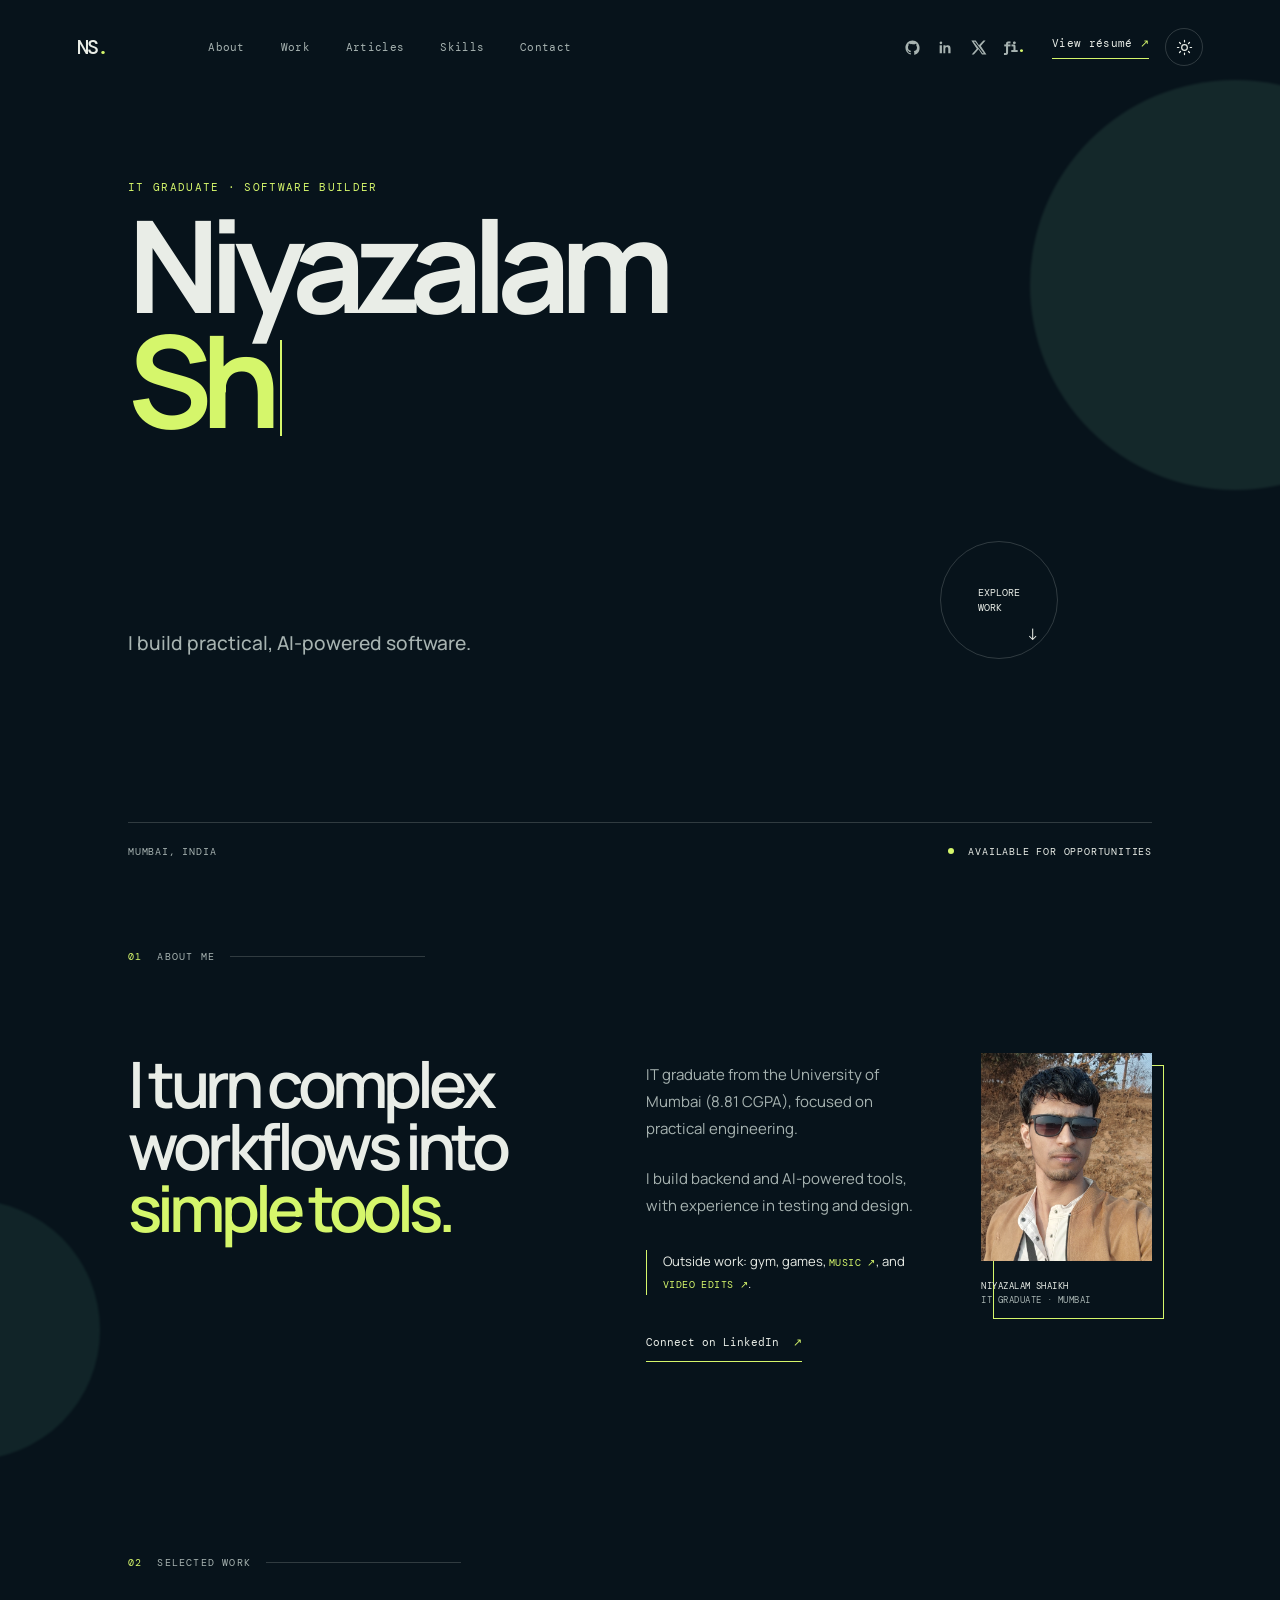
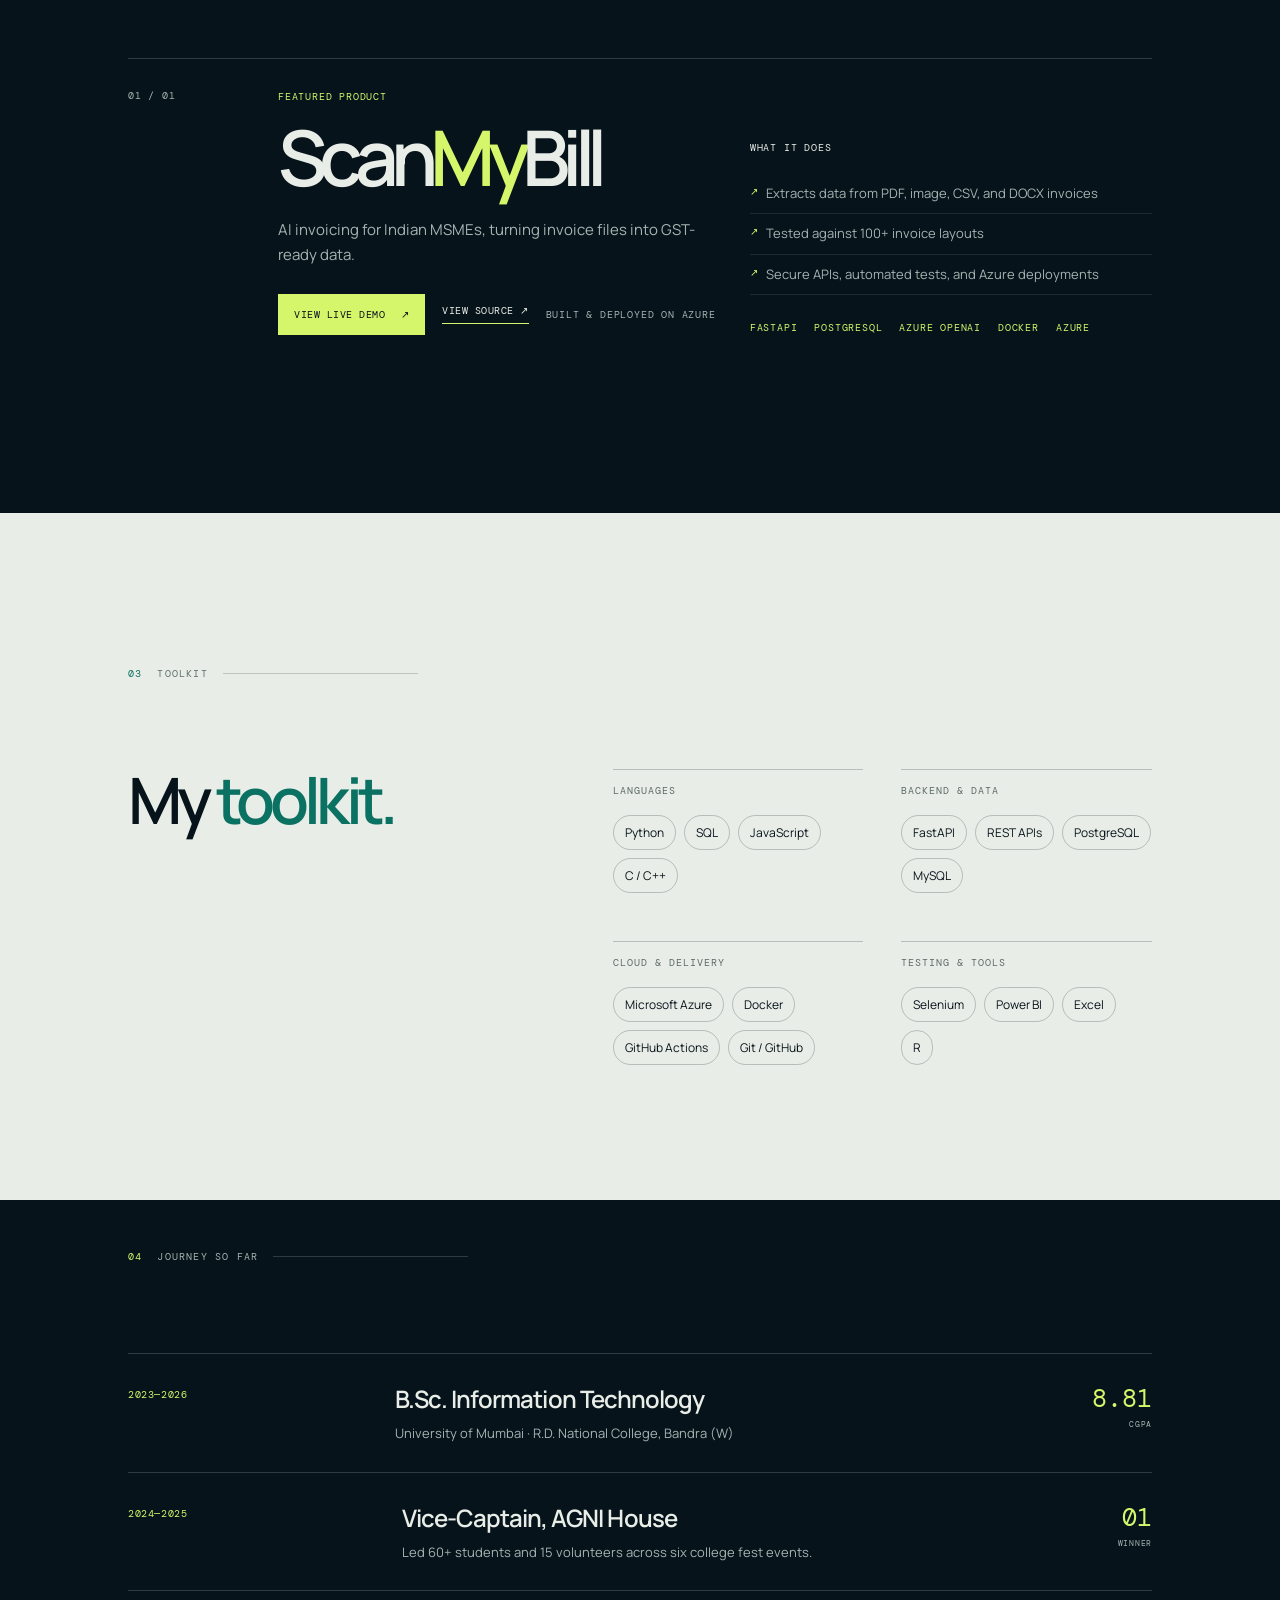
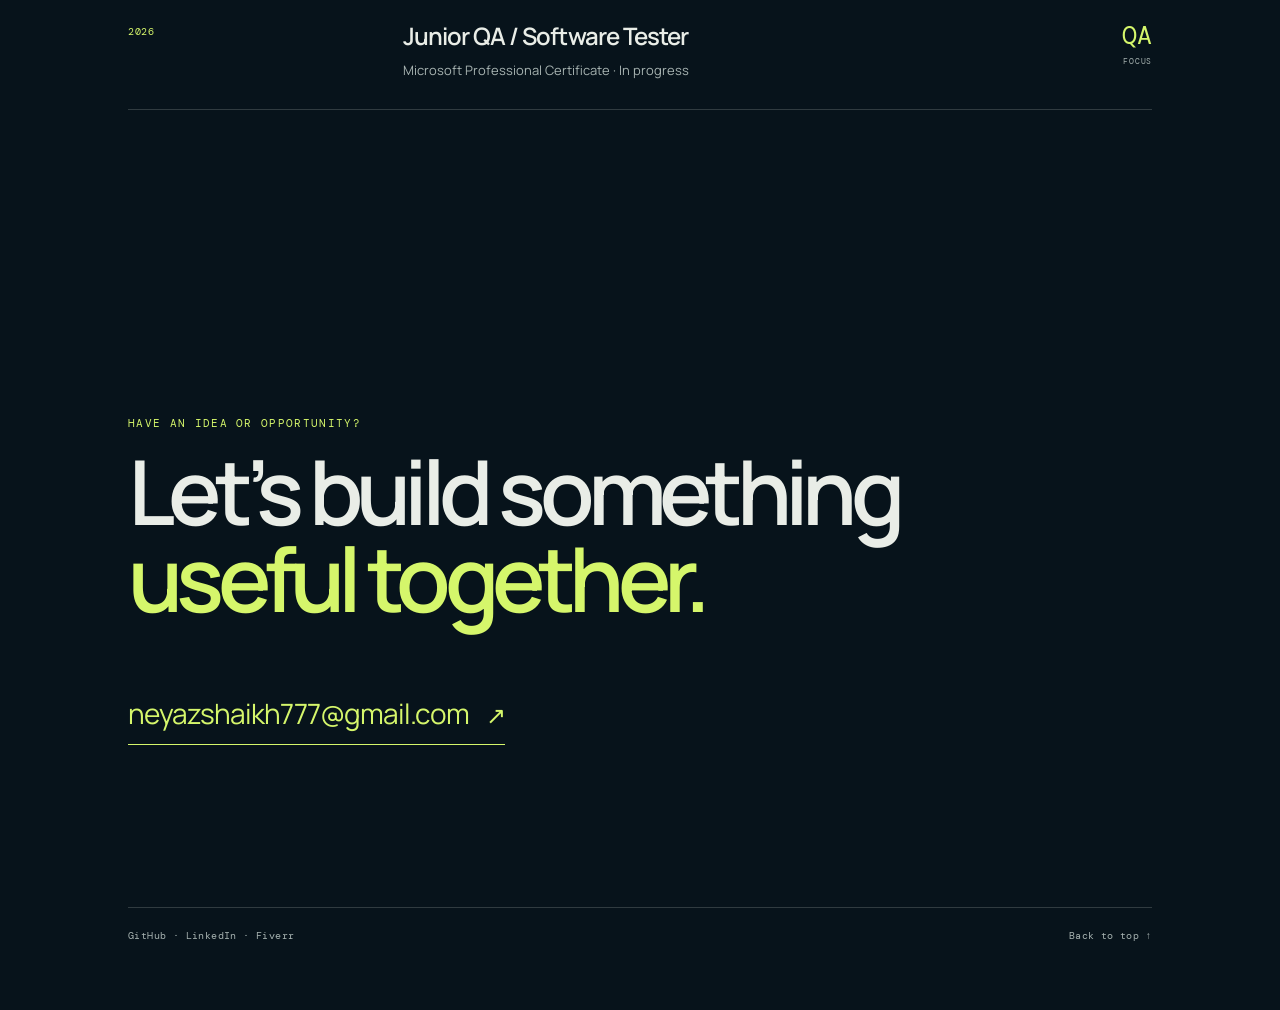
<file: index.html>
<!doctype html>
<html lang="en">
  <head>
    <meta charset="UTF-8" />
    <meta name="viewport" content="width=device-width, initial-scale=1.0" />
    <meta name="description" content="Portfolio of Niyazalam Shaikh — IT graduate and builder of practical software." />
    <meta name="theme-color" content="#07131b" />
    <title>Niyazalam Shaikh | Portfolio</title>
    <link rel="icon" type="image/svg+xml" href="/assets/images/favicon.svg" />
    <link rel="preconnect" href="https://fonts.googleapis.com" />
    <link rel="preconnect" href="https://fonts.gstatic.com" crossorigin />
    <link href="https://fonts.googleapis.com/css2?family=DM+Mono:wght@400;500&family=Manrope:wght@400;500;600;700;800&display=swap" rel="stylesheet" />
    <script>
      try {
        if (localStorage.getItem("portfolio-theme") === "light") {
          document.documentElement.dataset.theme = "light";
          document.querySelector('meta[name="theme-color"]')?.setAttribute("content", "#f5f7f2");
        }
      } catch {}
    </script>
    <link rel="stylesheet" href="/assets/css/main.css" />
  </head>
  <body>
    <div class="page-glow glow-one"></div>
    <div class="page-glow glow-two"></div>

    <header class="site-header">
      <a class="logo" href="#home" aria-label="Niyazalam Shaikh home">NS<span>.</span></a>
      <button class="menu-toggle" type="button" aria-label="Toggle navigation" aria-expanded="false">
        <span></span><span></span>
      </button>
      <nav class="nav-links" aria-label="Main navigation">
        <a href="#about">About</a>
        <a href="#work">Work</a>
        <a href="/articles/">Articles</a>
        <a href="#skills">Skills</a>
        <a href="#contact">Contact</a>
      </nav>
      <div class="social-links" aria-label="Social profiles">
        <a href="https://github.com/niyaazshaikhh/" target="_blank" rel="noreferrer" aria-label="GitHub profile" title="GitHub">
          <svg viewBox="0 0 24 24" aria-hidden="true"><path d="M12 2C6.48 2 2 6.58 2 12.23c0 4.52 2.87 8.35 6.84 9.7.5.1.68-.22.68-.49 0-.24-.01-1.04-.01-1.89-2.78.62-3.37-1.2-3.37-1.2-.45-1.18-1.11-1.49-1.11-1.49-.91-.64.07-.63.07-.63 1 .08 1.53 1.06 1.53 1.06.9 1.57 2.35 1.12 2.92.86.09-.67.35-1.12.64-1.38-2.22-.26-4.56-1.14-4.56-5.08 0-1.12.39-2.03 1.03-2.75-.1-.26-.45-1.3.1-2.72 0 0 .84-.28 2.75 1.05A9.35 9.35 0 0 1 12 7.36c.85 0 1.7.12 2.5.35 1.91-1.33 2.75-1.05 2.75-1.05.55 1.42.2 2.46.1 2.72.64.72 1.03 1.63 1.03 2.75 0 3.95-2.34 4.81-4.57 5.07.36.32.68.94.68 1.9 0 1.37-.01 2.47-.01 2.81 0 .27.18.59.69.49A10.25 10.25 0 0 0 22 12.23C22 6.58 17.52 2 12 2Z"/></svg>
        </a>
        <a href="https://www.linkedin.com/in/niyaazshaikhh/" target="_blank" rel="noreferrer" aria-label="LinkedIn profile" title="LinkedIn">
          <svg viewBox="0 0 24 24" aria-hidden="true"><path d="M5.37 3.5a1.88 1.88 0 1 1 0 3.75 1.88 1.88 0 0 1 0-3.75ZM3.75 8.75h3.24v11.5H3.75V8.75Zm5.27 0h3.1v1.57h.04c.43-.81 1.49-1.66 3.07-1.66 3.28 0 3.89 2.16 3.89 4.97v6.62h-3.23v-5.87c0-1.4-.03-3.2-1.95-3.2-1.95 0-2.25 1.52-2.25 3.1v5.97H9.02V8.75Z"/></svg>
        </a>
        <a href="https://x.com/niyaazshaikhh" target="_blank" rel="noreferrer" aria-label="X profile" title="X">
          <svg viewBox="0 0 24 24" aria-hidden="true"><path d="M18.9 2H22l-6.77 7.74L23.2 22h-6.24l-4.89-7.58L5.44 22H2.33l7.24-8.28L1.92 2h6.24l4.42 6.86L18.9 2Zm-1.09 18h1.72L7.22 3.9H5.38L17.81 20Z"/></svg>
        </a>
        <a class="fiverr-link" href="https://www.fiverr.com/neyazshaikh/" target="_blank" rel="noreferrer" aria-label="Fiverr profile" title="Fiverr">fi<span>.</span></a>
      </div>
      <button class="header-cta" id="resume-button" type="button" aria-haspopup="dialog" aria-controls="resume-dialog" aria-expanded="false">View résumé <span aria-hidden="true">↗</span></button>
      <button class="theme-toggle" type="button" aria-label="Switch to light mode" title="Switch to light mode" aria-pressed="false">
        <svg class="theme-icon-sun" viewBox="0 0 24 24" aria-hidden="true"><circle cx="12" cy="12" r="4" /><path d="M12 2v2m0 16v2M4.93 4.93l1.42 1.42m11.3 11.3 1.42 1.42M2 12h2m16 0h2M4.93 19.07l1.42-1.42m11.3-11.3 1.42-1.42" /></svg>
        <svg class="theme-icon-moon" viewBox="0 0 24 24" aria-hidden="true"><path d="M20.7 14.2A8.5 8.5 0 0 1 9.8 3.3 8.6 8.6 0 1 0 20.7 14.2Z" /></svg>
      </button>
    </header>

    <main>
      <section id="home" class="hero section-shell">
        <p class="eyebrow reveal">IT graduate · software builder</p>
        <h1 class="reveal" aria-label="Niyazalam Shaikh"><span class="type-line type-first" data-text="Niyazalam"></span><br /><span class="type-line type-last" data-text="Shaikh."></span></h1>
        <div class="hero-bottom reveal">
          <p class="hero-copy">I build practical, AI-powered software.</p>
          <a class="circle-link" href="#work" aria-label="Explore my work"><span>Explore<br />work</span><b>↓</b></a>
        </div>
        <div class="hero-meta reveal">
          <span>Mumbai, India</span>
          <span class="status"><i></i> Available for opportunities</span>
        </div>
      </section>

      <section id="about" class="about section-shell content-section">
        <div class="section-label reveal"><span>01</span> About me</div>
        <div class="about-grid">
          <h2 class="reveal">I turn complex workflows into <em>simple tools.</em></h2>
          <div class="about-text reveal">
            <p>IT graduate from the University of Mumbai (8.81 CGPA), focused on practical engineering.</p>
            <p>I build backend and AI-powered tools, with experience in testing and design.</p>
            <p class="personal-note">Outside work: gym, games, <a href="https://www.youtube.com/watch?v=YeFpMaiof6o" target="_blank" rel="noreferrer">music ↗</a>, and <a href="https://www.youtube.com/@cverox" target="_blank" rel="noreferrer">video edits ↗</a>.</p>
            <a class="text-link" href="https://www.linkedin.com/in/niyaazshaikhh/" target="_blank" rel="noreferrer">Connect on LinkedIn <span>↗</span></a>
          </div>
          <figure class="about-photo reveal">
            <img src="/assets/images/profile_picture.jpg" alt="Niyazalam Shaikh" />
            <figcaption>Niyazalam Shaikh<br /><span>IT graduate · Mumbai</span></figcaption>
          </figure>
        </div>
      </section>

      <section id="work" class="work section-shell content-section">
        <div class="section-label reveal"><span>02</span> Selected work</div>
        <article class="featured-project reveal">
          <div class="project-index">01 / 01</div>
          <div class="project-main">
            <p class="project-kicker">Featured product</p>
            <h2>Scan<span>My</span>Bill</h2>
            <p class="project-summary">AI invoicing for Indian MSMEs, turning invoice files into GST-ready data.</p>
            <div class="project-actions">
              <a class="button" href="https://scanmybill.vercel.app/" target="_blank" rel="noreferrer">View live demo <span>↗</span></a>
              <a class="project-link" href="https://github.com/niyaazshaikhh/ScanMyBill" target="_blank" rel="noreferrer">View source ↗</a>
              <span class="project-note">Built & deployed on Azure</span>
            </div>
          </div>
          <div class="project-detail">
            <p>What it does</p>
            <ul>
              <li>Extracts data from PDF, image, CSV, and DOCX invoices</li>
              <li>Tested against 100+ invoice layouts</li>
              <li>Secure APIs, automated tests, and Azure deployments</li>
            </ul>
            <div class="tech-list"><span>FastAPI</span><span>PostgreSQL</span><span>Azure OpenAI</span><span>Docker</span><span>Azure</span></div>
          </div>
        </article>
      </section>

      <section id="skills" class="skills section-shell content-section">
        <div class="section-label reveal"><span>03</span> Toolkit</div>
        <div class="skills-layout">
          <h2 class="reveal">My <em>toolkit.</em></h2>
          <div class="skill-groups reveal">
            <div class="skill-group"><p>Languages</p><div><span>Python</span><span>SQL</span><span>JavaScript</span><span>C / C++</span></div></div>
            <div class="skill-group"><p>Backend & data</p><div><span>FastAPI</span><span>REST APIs</span><span>PostgreSQL</span><span>MySQL</span></div></div>
            <div class="skill-group"><p>Cloud & delivery</p><div><span>Microsoft Azure</span><span>Docker</span><span>GitHub Actions</span><span>Git / GitHub</span></div></div>
            <div class="skill-group"><p>Testing & tools</p><div><span>Selenium</span><span>Power BI</span><span>Excel</span><span>R</span></div></div>
          </div>
        </div>
      </section>

      <section class="journey section-shell content-section">
        <div class="section-label reveal"><span>04</span> Journey so far</div>
        <div class="journey-list reveal">
          <article><p class="journey-year">2023—2026</p><div><h3>B.Sc. Information Technology</h3><p>University of Mumbai · R.D. National College, Bandra (W)</p></div><strong>8.81 <small>CGPA</small></strong></article>
          <article><p class="journey-year">2024—2025</p><div><h3>Vice-Captain, AGNI House</h3><p>Led 60+ students and 15 volunteers across six college fest events.</p></div><strong>01 <small>Winner</small></strong></article>
          <article><p class="journey-year">2026</p><div><h3>Junior QA / Software Tester</h3><p>Microsoft Professional Certificate · In progress</p></div><strong>QA <small>Focus</small></strong></article>
        </div>
      </section>

      <section id="contact" class="contact section-shell">
        <p class="eyebrow reveal">Have an idea or opportunity?</p>
        <h2 class="reveal">Let’s build something<br /><span>useful together.</span></h2>
        <a class="contact-email reveal" href="mailto:neyazshaikh777@gmail.com">neyazshaikh777@gmail.com <span>↗</span></a>
        <div class="contact-footer reveal">
          <p><a href="https://github.com/niyaazshaikhh/" target="_blank" rel="noreferrer">GitHub</a> · <a href="https://www.linkedin.com/in/niyaazshaikhh/" target="_blank" rel="noreferrer">LinkedIn</a> · <a href="https://www.fiverr.com/neyazshaikh/" target="_blank" rel="noreferrer">Fiverr</a></p>
          <a href="#home">Back to top ↑</a>
        </div>
      </section>
    </main>
    <dialog class="resume-dialog" id="resume-dialog" aria-labelledby="resume-dialog-title">
      <div class="resume-dialog-content">
        <div class="resume-dialog-header">
          <h2 id="resume-dialog-title">Niyazalam Shaikh — Résumé</h2>
          <button class="resume-dialog-close" type="button" aria-label="Close résumé viewer">×</button>
        </div>
        <iframe src="/assets/documents/niyazalam_resume.pdf" title="Niyazalam Shaikh résumé"></iframe>
      </div>
    </dialog>
    <script src="/assets/js/app.js"></script>
  </body>
</html>
</file>
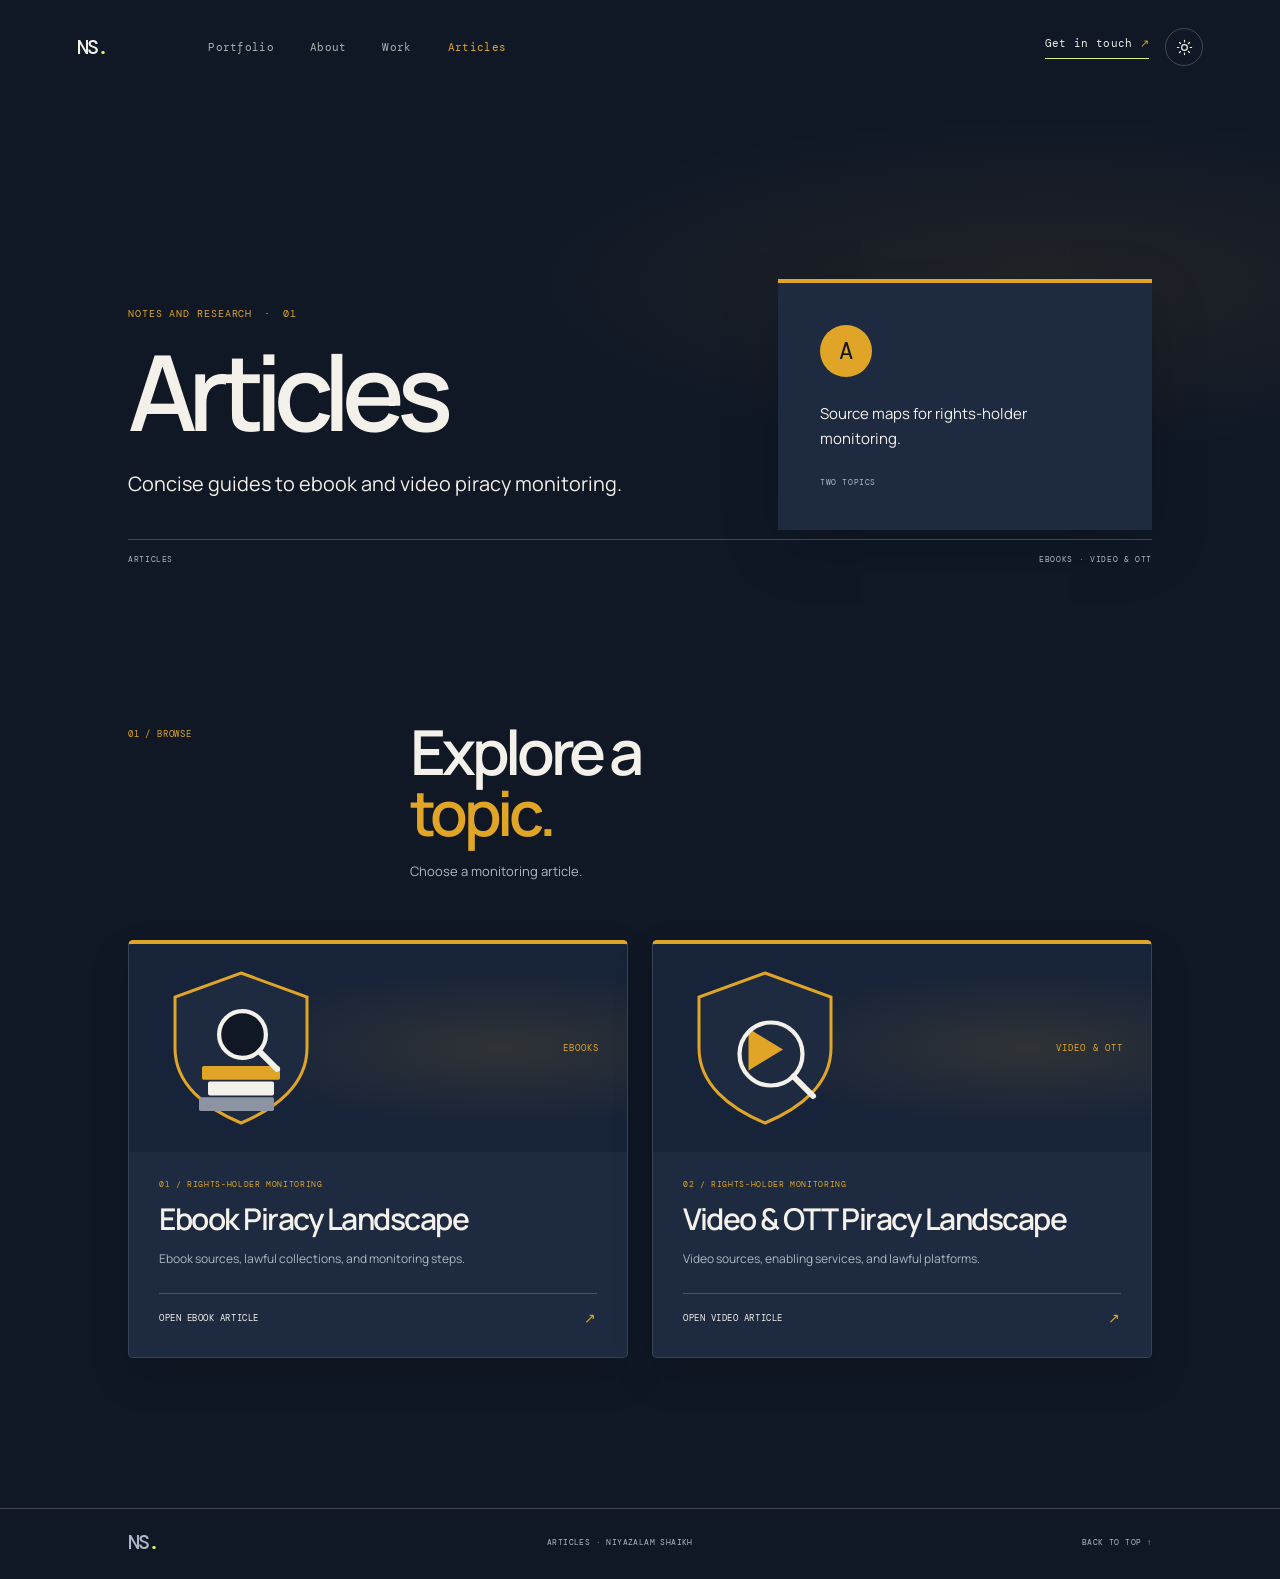
<file: articles/index.html>
<!doctype html>
<html lang="en">
  <head>
    <meta charset="UTF-8" />
    <meta name="viewport" content="width=device-width, initial-scale=1.0" />
    <meta name="description" content="Ebook and video monitoring articles by Niyazalam Shaikh." />
    <meta name="theme-color" content="#101826" />
    <title>Articles | Niyazalam Shaikh</title>
    <link rel="icon" type="image/svg+xml" href="/assets/images/favicon.svg" />
    <link rel="preconnect" href="https://fonts.googleapis.com" />
    <link rel="preconnect" href="https://fonts.gstatic.com" crossorigin />
    <link href="https://fonts.googleapis.com/css2?family=DM+Mono:wght@400;500&family=Manrope:wght@400;500;600;700;800&display=swap" rel="stylesheet" />
    <script>
      try {
        if (localStorage.getItem("portfolio-theme") === "light") {
          document.documentElement.dataset.theme = "light";
          document.querySelector('meta[name="theme-color"]')?.setAttribute("content", "#f5f7f2");
        }
      } catch {}
    </script>
    <link rel="stylesheet" href="/assets/css/main.css" />
    <link rel="stylesheet" href="/assets/css/article.css" />
    <link rel="stylesheet" href="/assets/css/articles.css" />
  </head>
  <body id="top" class="article-page articles-page">
    <header class="site-header article-header">
      <a class="logo" href="/#home" aria-label="Niyazalam Shaikh home">NS<span>.</span></a>
      <button class="menu-toggle" type="button" aria-label="Toggle navigation" aria-expanded="false">
        <span></span><span></span>
      </button>
      <nav class="nav-links" aria-label="Main navigation">
        <a href="/#home">Portfolio</a>
        <a href="/#about">About</a>
        <a href="/#work">Work</a>
        <a href="/articles/" aria-current="page">Articles</a>
      </nav>
      <a class="header-cta article-contact" href="/#contact">Get in touch <span aria-hidden="true">↗</span></a>
      <button class="theme-toggle" type="button" aria-label="Switch to light mode" title="Switch to light mode" aria-pressed="false">
        <svg class="theme-icon-sun" viewBox="0 0 24 24" aria-hidden="true"><circle cx="12" cy="12" r="4" /><path d="M12 2v2m0 16v2M4.93 4.93l1.42 1.42m11.3 11.3 1.42 1.42M2 12h2m16 0h2M4.93 19.07l1.42-1.42m11.3-11.3 1.42-1.42" /></svg>
        <svg class="theme-icon-moon" viewBox="0 0 24 24" aria-hidden="true"><path d="M20.7 14.2A8.5 8.5 0 0 1 9.8 3.3 8.6 8.6 0 1 0 20.7 14.2Z" /></svg>
      </button>
    </header>

    <main class="article-main">
      <section class="article-hero section-shell articles-hero">
        <div class="hero-copy-block">
          <p class="eyebrow">Notes and research <span>·</span> 01</p>
          <h1>Articles</h1>
          <p class="article-subtitle">Concise guides to ebook and video piracy monitoring.</p>
        </div>
        <aside class="hero-aside">
          <div class="hero-reference">
            <span class="reference-mark" aria-hidden="true">A</span>
            <p>Source maps for rights-holder monitoring.</p>
            <small>Two topics</small>
          </div>
        </aside>
        <div class="hero-bottomline"><span>Articles</span><span>Ebooks · Video &amp; OTT</span></div>
      </section>

      <section class="article-list section-shell" aria-label="Articles">
        <div class="section-heading">
          <p class="section-kicker">01 / Browse</p>
          <div><h2>Explore a<br /><em>topic.</em></h2><p>Choose a monitoring article.</p></div>
        </div>
        <div class="article-grid">
          <a class="article-card" href="/articles/ebook-piracy-landscape/">
            <div class="article-card-art"><img src="/assets/images/ebook-landscape-illustration.svg" alt="" /><span>EBOOKS</span></div>
            <div class="article-card-copy"><p class="article-card-index">01 / Rights-holder monitoring</p><h3>Ebook Piracy Landscape</h3><p>Ebook sources, lawful collections, and monitoring steps.</p><span class="article-card-link">Open ebook article <b aria-hidden="true">↗</b></span></div>
          </a>
          <a class="article-card" href="/articles/video-ott-piracy-landscape/">
            <div class="article-card-art"><img src="/assets/images/stream-landscape-illustration.svg" alt="" /><span>VIDEO &amp; OTT</span></div>
            <div class="article-card-copy"><p class="article-card-index">02 / Rights-holder monitoring</p><h3>Video &amp; OTT Piracy Landscape</h3><p>Video sources, enabling services, and lawful platforms.</p><span class="article-card-link">Open video article <b aria-hidden="true">↗</b></span></div>
          </a>
        </div>
      </section>
    </main>

    <footer class="article-footer section-shell">
      <a class="logo" href="/#home" aria-label="Niyazalam Shaikh home">NS<span>.</span></a>
      <span>Articles · Niyazalam Shaikh</span>
      <a href="#top">Back to top ↑</a>
    </footer>

    <script src="/assets/js/app.js"></script>
  </body>
</html>
</file>
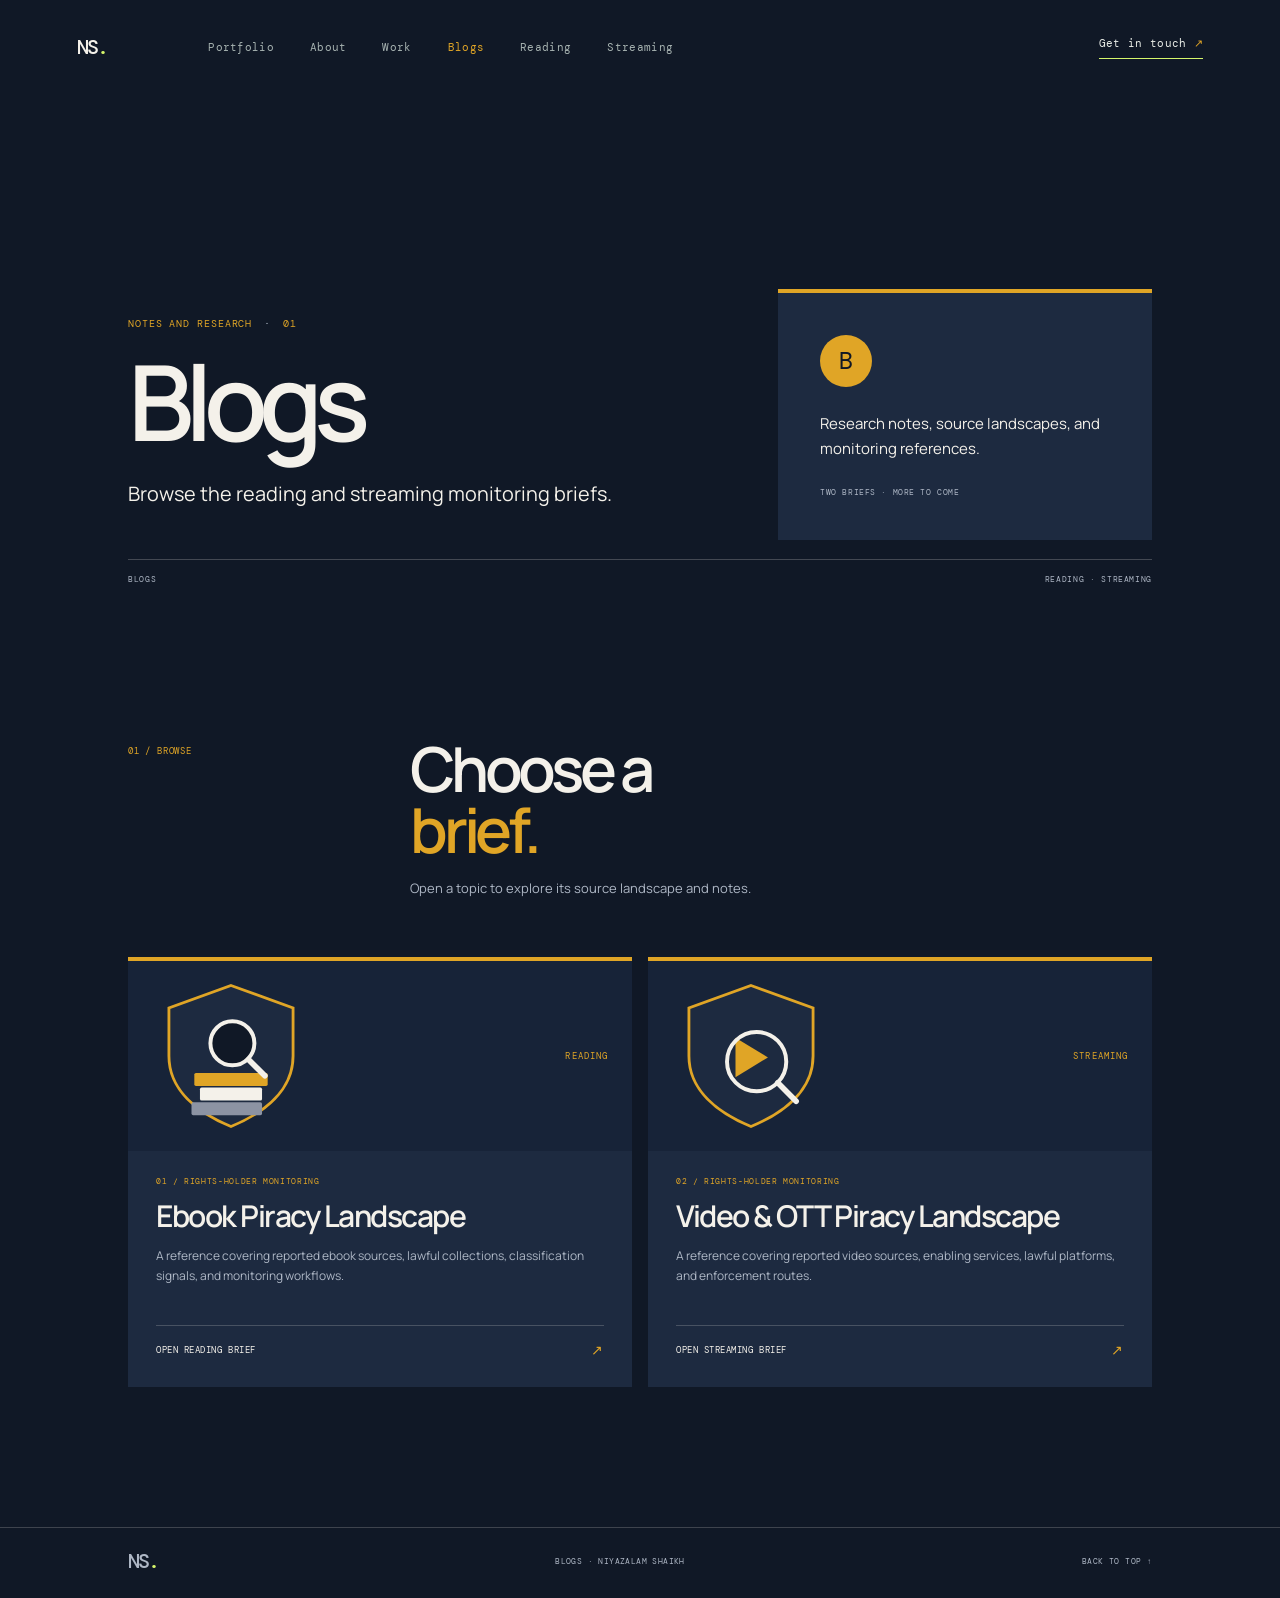
<file: blogs/index.html>
<!doctype html>
<html lang="en">
  <head>
    <meta charset="UTF-8" />
    <meta name="viewport" content="width=device-width, initial-scale=1.0" />
    <meta name="description" content="Reading and streaming research briefs by Niyazalam Shaikh." />
    <meta name="theme-color" content="#101826" />
    <title>Blogs | Niyazalam Shaikh</title>
    <link rel="icon" type="image/svg+xml" href="../assets/images/favicon.svg" />
    <link rel="preconnect" href="https://fonts.googleapis.com" />
    <link rel="preconnect" href="https://fonts.gstatic.com" crossorigin />
    <link href="https://fonts.googleapis.com/css2?family=DM+Mono:wght@400;500&family=Manrope:wght@400;500;600;700;800&display=swap" rel="stylesheet" />
    <link rel="stylesheet" href="../styles.css" />
    <link rel="stylesheet" href="read/read.css" />
    <link rel="stylesheet" href="blogs.css" />
  </head>
  <body id="top" class="reading-page blogs-page">
    <header class="site-header reading-header">
      <a class="logo" href="../#home" aria-label="Niyazalam Shaikh home">NS<span>.</span></a>
      <button class="menu-toggle" type="button" aria-label="Toggle navigation" aria-expanded="false">
        <span></span><span></span>
      </button>
      <nav class="nav-links" aria-label="Main navigation">
        <a href="../#home">Portfolio</a>
        <a href="../#about">About</a>
        <a href="../#work">Work</a>
        <a href="./" aria-current="page">Blogs</a>
        <a href="read/">Reading</a>
        <a href="stream/">Streaming</a>
      </nav>
      <a class="header-cta reading-contact" href="../#contact">Get in touch <span aria-hidden="true">↗</span></a>
    </header>

    <main class="reading-main">
      <section class="brief-hero section-shell blogs-hero">
        <div class="hero-copy-block">
          <p class="eyebrow">Notes and research <span>·</span> 01</p>
          <h1>Blogs</h1>
          <p class="brief-subtitle">Browse the reading and streaming monitoring briefs.</p>
        </div>
        <aside class="hero-aside">
          <div class="hero-reference">
            <span class="reference-mark" aria-hidden="true">B</span>
            <p>Research notes, source landscapes, and monitoring references.</p>
            <small>Two briefs · More to come</small>
          </div>
        </aside>
        <div class="hero-bottomline"><span>Blogs</span><span>Reading · Streaming</span></div>
      </section>

      <section class="blog-list section-shell" aria-label="Blog posts">
        <div class="section-heading">
          <p class="section-kicker">01 / Browse</p>
          <div><h2>Choose a<br /><em>brief.</em></h2><p>Open a topic to explore its source landscape and notes.</p></div>
        </div>
        <div class="blog-grid">
          <a class="blog-card" href="read/">
            <div class="blog-card-art"><img src="../assets/images/ebook-landscape-illustration.svg" alt="" /><span>READING</span></div>
            <div class="blog-card-copy"><p class="blog-card-index">01 / Rights-holder monitoring</p><h3>Ebook Piracy Landscape</h3><p>A reference covering reported ebook sources, lawful collections, classification signals, and monitoring workflows.</p><span class="blog-card-link">Open reading brief <b aria-hidden="true">↗</b></span></div>
          </a>
          <a class="blog-card" href="stream/">
            <div class="blog-card-art"><img src="../assets/images/stream-landscape-illustration.svg" alt="" /><span>STREAMING</span></div>
            <div class="blog-card-copy"><p class="blog-card-index">02 / Rights-holder monitoring</p><h3>Video &amp; OTT Piracy Landscape</h3><p>A reference covering reported video sources, enabling services, lawful platforms, and enforcement routes.</p><span class="blog-card-link">Open streaming brief <b aria-hidden="true">↗</b></span></div>
          </a>
        </div>
      </section>
    </main>

    <footer class="reading-footer section-shell">
      <a class="logo" href="../#home" aria-label="Niyazalam Shaikh home">NS<span>.</span></a>
      <span>Blogs · Niyazalam Shaikh</span>
      <a href="#top">Back to top ↑</a>
    </footer>

    <script src="../app.js"></script>
  </body>
</html>
</file>
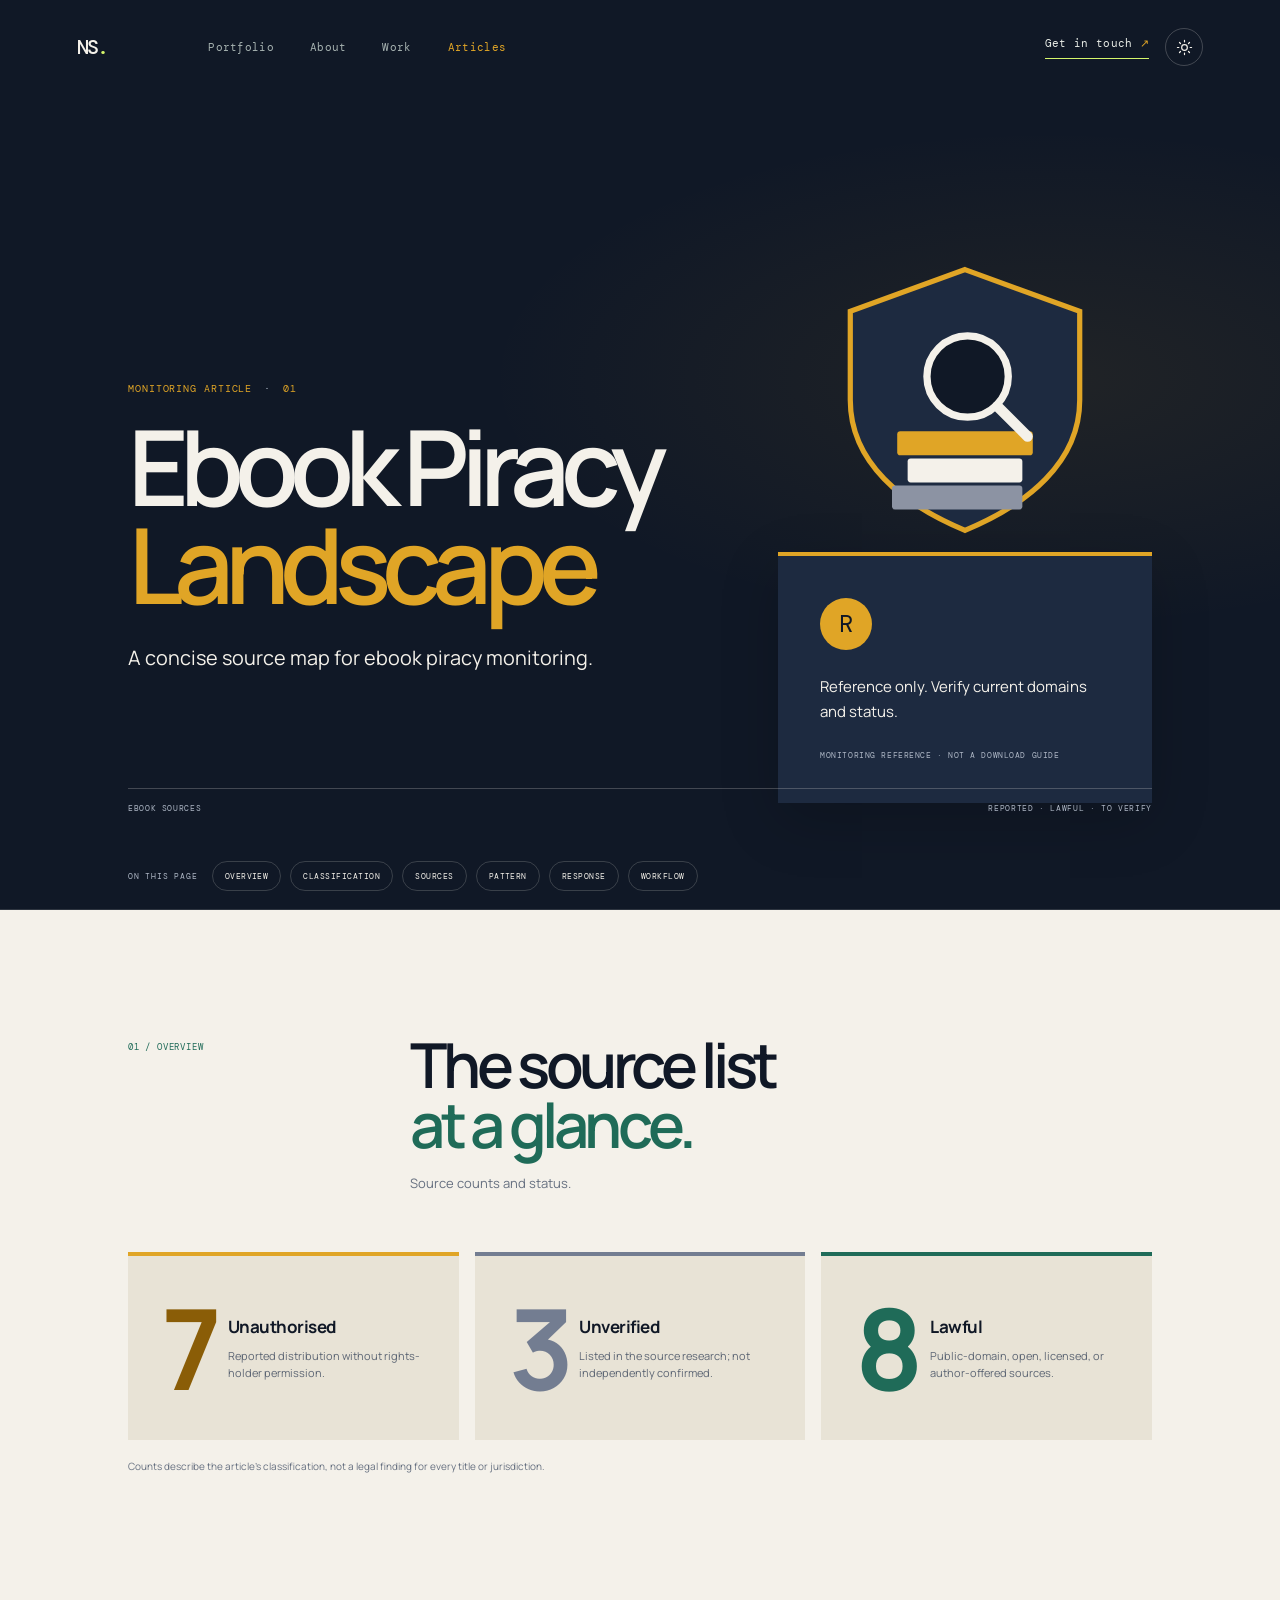
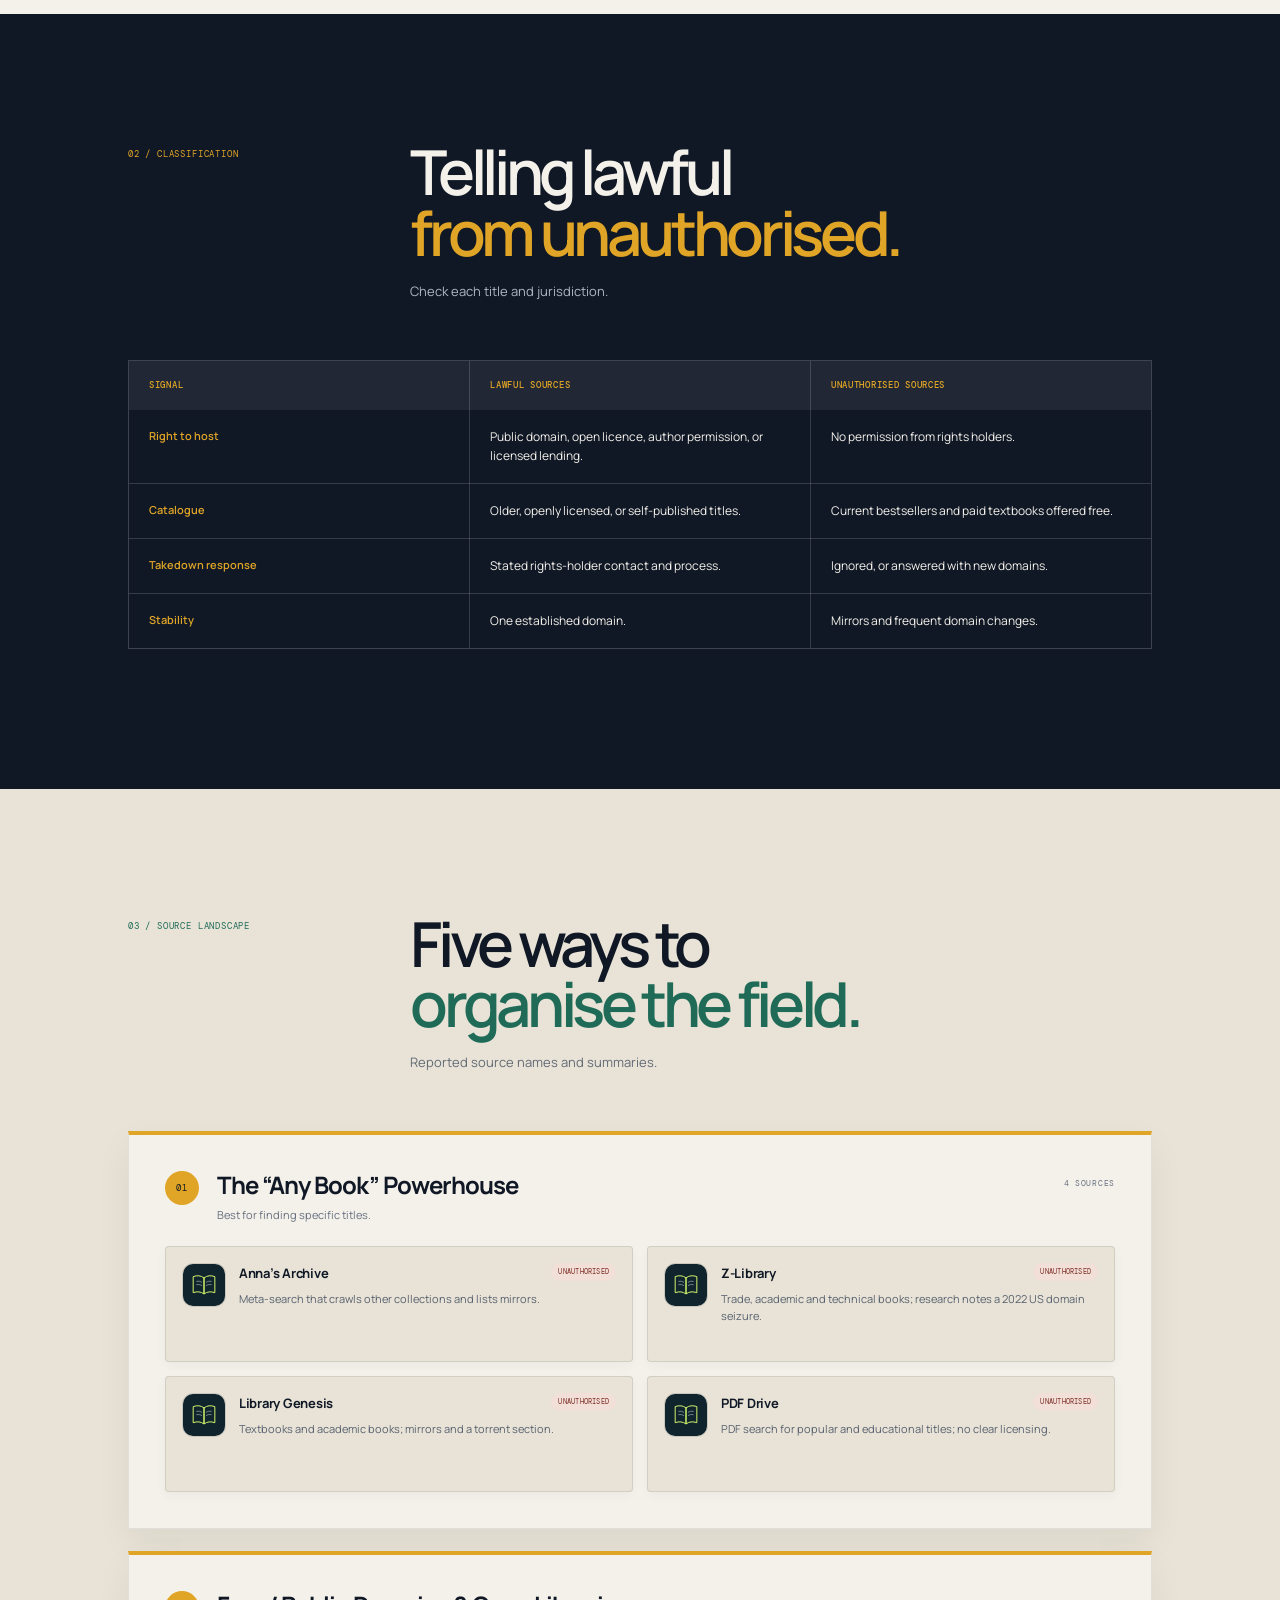
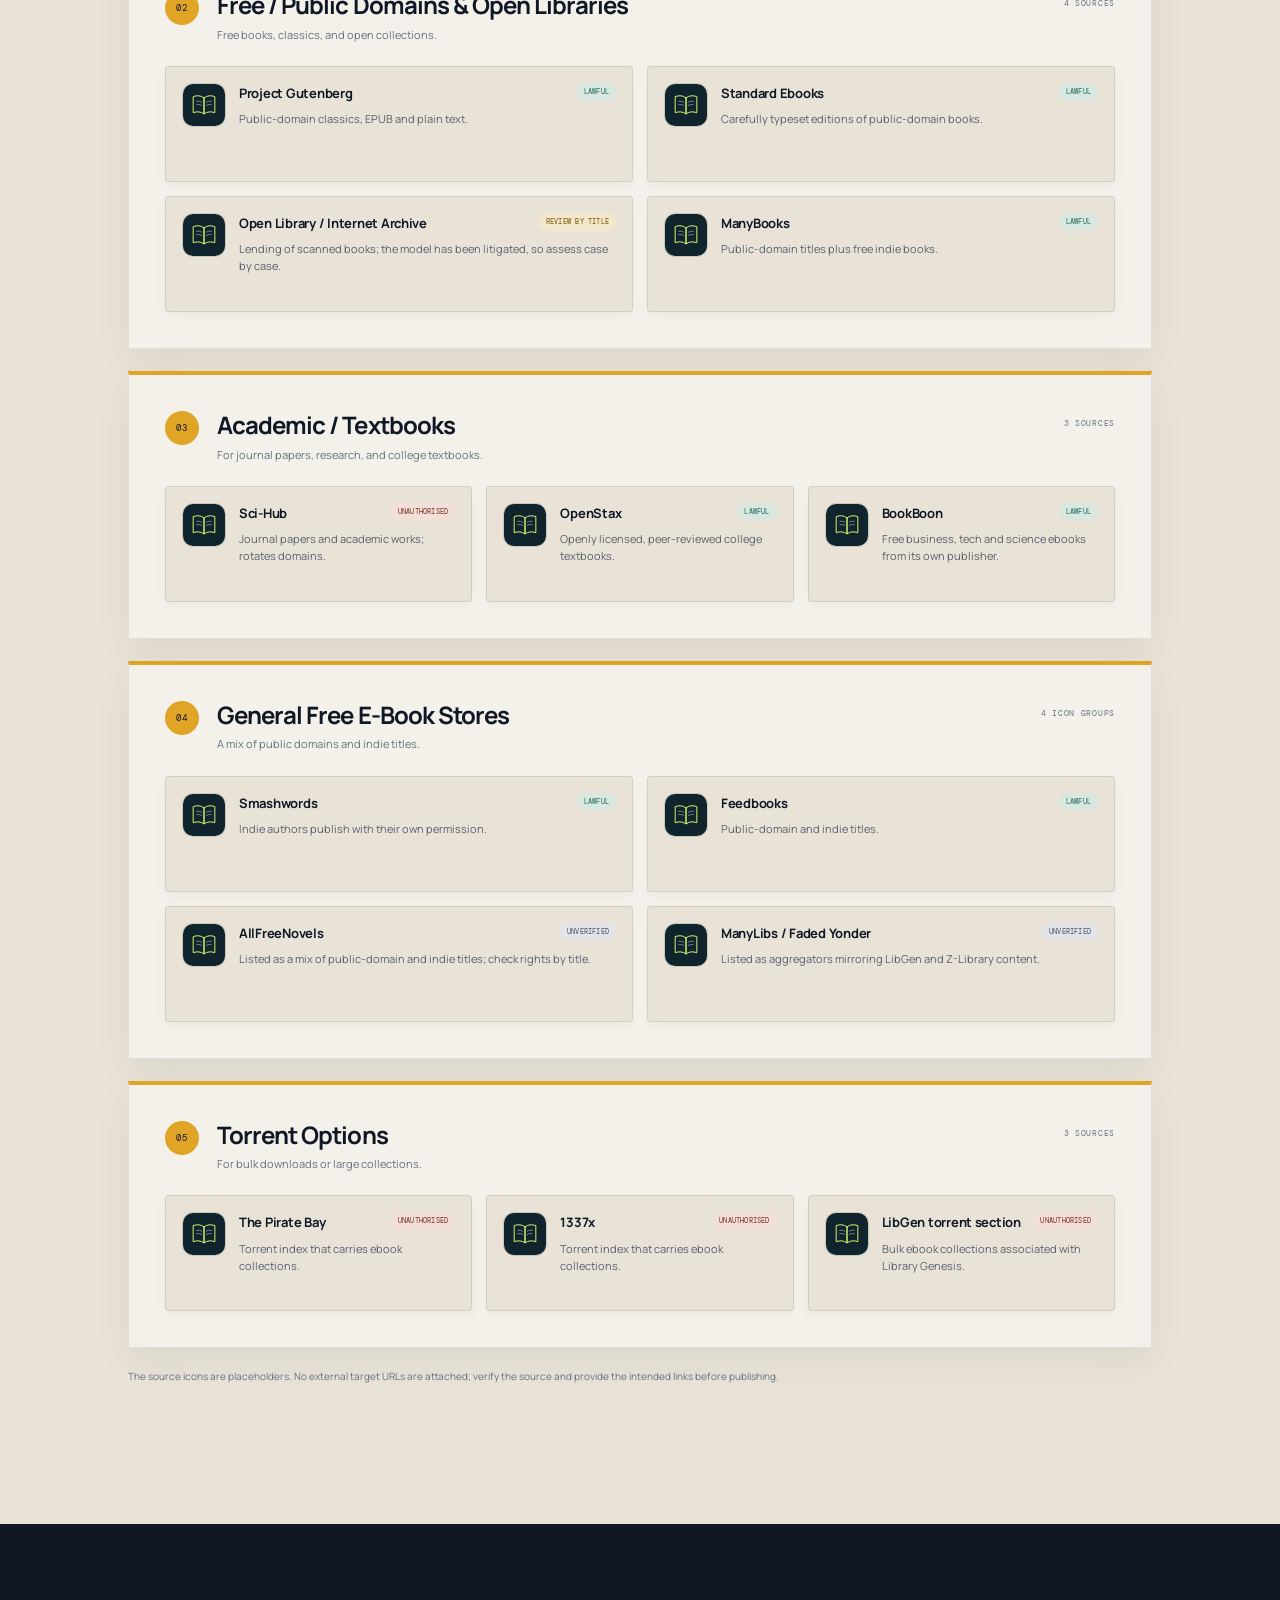
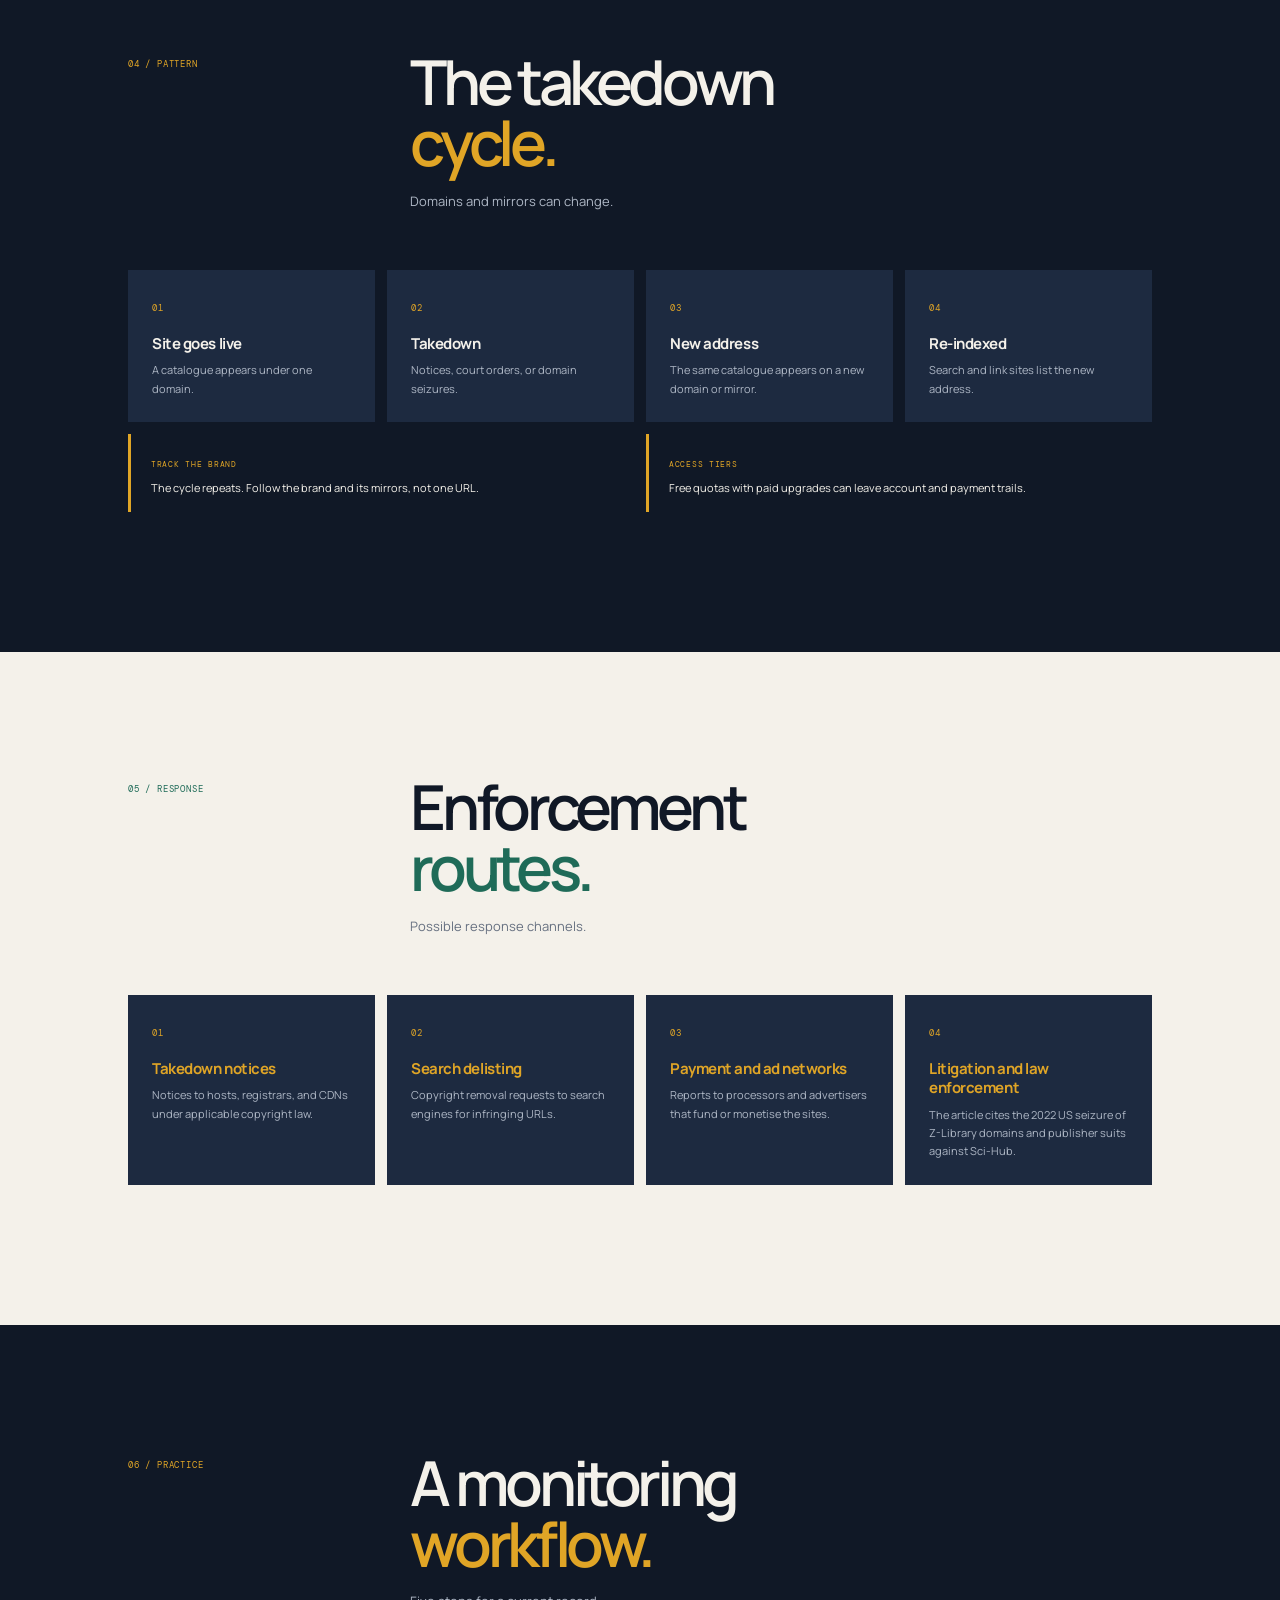
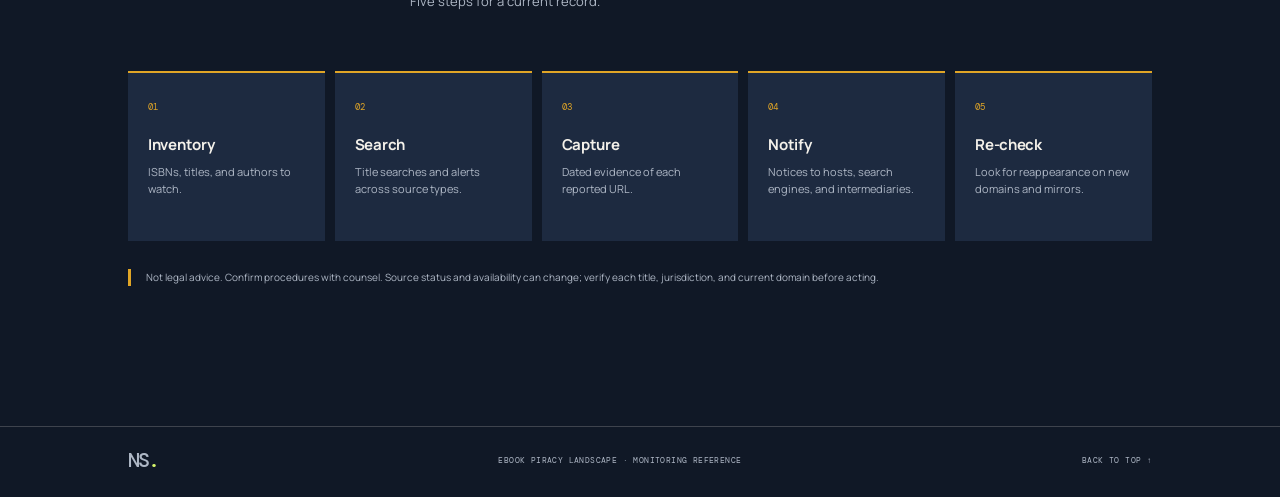
<file: articles/ebook-piracy-landscape/index.html>
<!doctype html>
<html lang="en">
  <head>
    <meta charset="UTF-8" />
    <meta name="viewport" content="width=device-width, initial-scale=1.0" />
    <meta name="description" content="A rights-holder monitoring article on the ebook piracy landscape, source types, and enforcement workflows." />
    <meta name="theme-color" content="#101826" />
    <title>Ebook Piracy Landscape | Niyazalam Shaikh</title>
    <link rel="icon" type="image/svg+xml" href="/assets/images/favicon.svg" />
    <link rel="preconnect" href="https://fonts.googleapis.com" />
    <link rel="preconnect" href="https://fonts.gstatic.com" crossorigin />
    <link href="https://fonts.googleapis.com/css2?family=DM+Mono:wght@400;500&family=Manrope:wght@400;500;600;700;800&display=swap" rel="stylesheet" />
    <script>
      try {
        if (localStorage.getItem("portfolio-theme") === "light") {
          document.documentElement.dataset.theme = "light";
          document.querySelector('meta[name="theme-color"]')?.setAttribute("content", "#f5f7f2");
        }
      } catch {}
    </script>
    <link rel="stylesheet" href="/assets/css/main.css" />
    <link rel="stylesheet" href="/assets/css/article.css" />
  </head>
  <body id="top" class="article-page">
    <header class="site-header article-header">
      <a class="logo" href="/#home" aria-label="Niyazalam Shaikh home">NS<span>.</span></a>
      <button class="menu-toggle" type="button" aria-label="Toggle navigation" aria-expanded="false">
        <span></span><span></span>
      </button>
      <nav class="nav-links" aria-label="Main navigation">
        <a href="/#home">Portfolio</a>
        <a href="/#about">About</a>
        <a href="/#work">Work</a>
        <a href="/articles/" aria-current="location">Articles</a>
      </nav>
      <a class="header-cta article-contact" href="/#contact">Get in touch <span aria-hidden="true">↗</span></a>
      <button class="theme-toggle" type="button" aria-label="Switch to light mode" title="Switch to light mode" aria-pressed="false">
        <svg class="theme-icon-sun" viewBox="0 0 24 24" aria-hidden="true"><circle cx="12" cy="12" r="4" /><path d="M12 2v2m0 16v2M4.93 4.93l1.42 1.42m11.3 11.3 1.42 1.42M2 12h2m16 0h2M4.93 19.07l1.42-1.42m11.3-11.3 1.42-1.42" /></svg>
        <svg class="theme-icon-moon" viewBox="0 0 24 24" aria-hidden="true"><path d="M20.7 14.2A8.5 8.5 0 0 1 9.8 3.3 8.6 8.6 0 1 0 20.7 14.2Z" /></svg>
      </button>
    </header>

    <main class="article-main">
      <section class="article-hero section-shell">
        <div class="hero-copy-block">
          <p class="eyebrow">Monitoring article <span>·</span> 01</p>
          <h1>Ebook Piracy<br /><em>Landscape</em></h1>
          <p class="article-subtitle">A concise source map for ebook piracy monitoring.</p>
        </div>
        <aside class="hero-aside">
          <img class="hero-illustration" src="/assets/images/ebook-landscape-illustration.svg" alt="A shield and magnifying glass over a stack of books" />
          <div class="hero-reference">
            <span class="reference-mark" aria-hidden="true">R</span>
            <p>Reference only. Verify current domains and status.</p>
            <small>Monitoring reference · Not a download guide</small>
          </div>
        </aside>
        <div class="hero-bottomline"><span>Ebook sources</span><span>Reported · Lawful · To verify</span></div>
      </section>

      <nav class="article-contents section-shell" aria-label="On this page">
        <span class="article-contents-label">On this page</span>
        <a href="#overview">Overview</a>
        <a href="#classification">Classification</a>
        <a href="#sources">Sources</a>
        <a href="#pattern">Pattern</a>
        <a href="#enforcement">Response</a>
        <a href="#workflow">Workflow</a>
      </nav>

      <section id="overview" class="overview-section section-shell">
        <div class="section-heading">
          <p class="section-kicker">01 / Overview</p>
          <div><h2>The source list<br /><em>at a glance.</em></h2><p>Source counts and status.</p></div>
        </div>
        <div class="status-counts">
          <article class="count-card count-unauthorized"><strong>7</strong><div><h3>Unauthorised</h3><p>Reported distribution without rights-holder permission.</p></div></article>
          <article class="count-card count-unverified"><strong>3</strong><div><h3>Unverified</h3><p>Listed in the source research; not independently confirmed.</p></div></article>
          <article class="count-card count-lawful"><strong>8</strong><div><h3>Lawful</h3><p>Public-domain, open, licensed, or author-offered sources.</p></div></article>
        </div>
        <p class="overview-note">Counts describe the article’s classification, not a legal finding for every title or jurisdiction.</p>
      </section>

      <section id="classification" class="signals-section section-shell">
        <div class="section-heading">
          <p class="section-kicker">02 / Classification</p>
          <div><h2>Telling lawful<br /><em>from unauthorised.</em></h2><p>Check each title and jurisdiction.</p></div>
        </div>
        <div class="comparison-wrap">
          <table class="comparison-table">
            <thead><tr><th scope="col">Signal</th><th scope="col">Lawful sources</th><th scope="col">Unauthorised sources</th></tr></thead>
            <tbody>
              <tr><th scope="row">Right to host</th><td data-label="Lawful sources">Public domain, open licence, author permission, or licensed lending.</td><td data-label="Unauthorised sources">No permission from rights holders.</td></tr>
              <tr><th scope="row">Catalogue</th><td data-label="Lawful sources">Older, openly licensed, or self-published titles.</td><td data-label="Unauthorised sources">Current bestsellers and paid textbooks offered free.</td></tr>
              <tr><th scope="row">Takedown response</th><td data-label="Lawful sources">Stated rights-holder contact and process.</td><td data-label="Unauthorised sources">Ignored, or answered with new domains.</td></tr>
              <tr><th scope="row">Stability</th><td data-label="Lawful sources">One established domain.</td><td data-label="Unauthorised sources">Mirrors and frequent domain changes.</td></tr>
            </tbody>
          </table>
        </div>
      </section>

      <section id="sources" class="sources-section section-shell">
        <div class="section-heading source-heading">
          <p class="section-kicker">03 / Source landscape</p>
          <div><h2>Five ways to<br /><em>organise the field.</em></h2><p>Reported source names and summaries.</p></div>
        </div>

        <!-- Add rows by duplicating a .copy-record-text span inside that source entry’s hidden .source-copy-data block. -->
        <article class="source-category">
          <div class="category-heading"><span class="category-index">01</span><div><h3>The “Any Book” Powerhouse</h3><p>Best for finding specific titles.</p></div><span class="category-count">4 sources</span></div>
          <div class="source-grid">
            <a class="source-entry" href="#" data-placeholder-link aria-label="Placeholder link for Anna's Archive">
              <img src="/assets/images/read-icons/resource-placeholder.svg" alt="" /><div><div class="source-title-row"><h4>Anna’s Archive</h4><span class="status-pill status-unauthorized">Unauthorised</span></div><p>Meta-search that crawls other collections and lists mirrors.</p></div>
              <div class="source-copy-data" hidden>
                <span class="copy-record-text">annas-archive.pk</span>
                <span class="copy-record-text">annas-archive.gd</span>
                <span class="copy-record-text">annas-archive.gl </span>
                <span class="copy-record-text">annasarchive.info </span>
              </div>
            </a>
            <a class="source-entry" href="#" data-placeholder-link aria-label="Placeholder link for Z-Library">
              <img src="/assets/images/read-icons/resource-placeholder.svg" alt="" /><div><div class="source-title-row"><h4>Z-Library</h4><span class="status-pill status-unauthorized">Unauthorised</span></div><p>Trade, academic and technical books; research notes a 2022 US domain seizure.</p></div>
              <div class="source-copy-data" hidden>
                <span class="copy-record-text">z-lib.sk </span>
                <span class="copy-record-text">bookszlibb74ugqojhzhg2a63w5i2atv5bqarulgczawnbmsb6s6qead.onion </span>
                <span class="copy-record-text">loginzlib2vrak5zzpcocc3ouizykn6k5qecgj2tzlnab5wcbqhembyd.onion </span>
              </div>
            </a>
            <a class="source-entry" href="#" data-placeholder-link aria-label="Placeholder link for Library Genesis">
              <img src="/assets/images/read-icons/resource-placeholder.svg" alt="" /><div><div class="source-title-row"><h4>Library Genesis</h4><span class="status-pill status-unauthorized">Unauthorised</span></div><p>Textbooks and academic books; mirrors and a torrent section.</p></div>
              <div class="source-copy-data" hidden>
                <span class="copy-record-text">libgen.pw </span>
                <span class="copy-record-text">libgen.bz </span>
                <span class="copy-record-text">randombook.org </span>
                <span class="copy-record-text">open-slum.org </span>
              </div>
            </a>
            <a class="source-entry" href="#" data-placeholder-link aria-label="Placeholder link for PDF Drive">
              <img src="/assets/images/read-icons/resource-placeholder.svg" alt="" /><div><div class="source-title-row"><h4>PDF Drive</h4><span class="status-pill status-unauthorized">Unauthorised</span></div><p>PDF search for popular and educational titles; no clear licensing.</p></div>
              <div class="source-copy-data" hidden>
                <span class="copy-record-text">pdfdrive.com </span>
              </div>
            </a>
          </div>
        </article>

        <article class="source-category">
          <div class="category-heading"><span class="category-index">02</span><div><h3>Free / Public Domains &amp; Open Libraries</h3><p>Free books, classics, and open collections.</p></div><span class="category-count">4 sources</span></div>
          <div class="source-grid">
            <a class="source-entry" href="#" data-placeholder-link aria-label="Placeholder link for Project Gutenberg">
              <img src="/assets/images/read-icons/resource-placeholder.svg" alt="" /><div><div class="source-title-row"><h4>Project Gutenberg</h4><span class="status-pill status-lawful">Lawful</span></div><p>Public-domain classics, EPUB and plain text.</p></div>
              <div class="source-copy-data" hidden>
                <span class="copy-record-text">gutenberg.org </span>
              </div>
            </a>
            <a class="source-entry" href="#" data-placeholder-link aria-label="Placeholder link for Standard Ebooks">
              <img src="/assets/images/read-icons/resource-placeholder.svg" alt="" /><div><div class="source-title-row"><h4>Standard Ebooks</h4><span class="status-pill status-lawful">Lawful</span></div><p>Carefully typeset editions of public-domain books.</p></div>
              <div class="source-copy-data" hidden>
                <span class="copy-record-text">standardebooks.org </span>
              </div>
            </a>
            <a class="source-entry" href="#" data-placeholder-link aria-label="Placeholder link for Open Library and Internet Archive">
              <img src="/assets/images/read-icons/resource-placeholder.svg" alt="" /><div><div class="source-title-row"><h4>Open Library / Internet Archive</h4><span class="status-pill status-review">Review by title</span></div><p>Lending of scanned books; the model has been litigated, so assess case by case.</p></div>
              <div class="source-copy-data" hidden>
                <span class="copy-record-text">openlibrary.org </span>
                <span class="copy-record-text">archive.org </span>
                <span class="copy-record-text">archivep75mbjunhxc6x4j5mwjmomyxb573v42baldlqu56ruil2oiad.onion </span>
              </div>
            </a>
            <a class="source-entry" href="#" data-placeholder-link aria-label="Placeholder link for ManyBooks">
              <img src="/assets/images/read-icons/resource-placeholder.svg" alt="" /><div><div class="source-title-row"><h4>ManyBooks</h4><span class="status-pill status-lawful">Lawful</span></div><p>Public-domain titles plus free indie books.</p></div>
              <div class="source-copy-data" hidden>
                <span class="copy-record-text">manybooks.net </span>
              </div>
            </a>
          </div>
        </article>

        <article class="source-category">
          <div class="category-heading"><span class="category-index">03</span><div><h3>Academic / Textbooks</h3><p>For journal papers, research, and college textbooks.</p></div><span class="category-count">3 sources</span></div>
          <div class="source-grid source-grid-three">
            <a class="source-entry" href="#" data-placeholder-link aria-label="Placeholder link for Sci-Hub">
              <img src="/assets/images/read-icons/resource-placeholder.svg" alt="" /><div><div class="source-title-row"><h4>Sci-Hub</h4><span class="status-pill status-unauthorized">Unauthorised</span></div><p>Journal papers and academic works; rotates domains.</p></div>
              <div class="source-copy-data" hidden>
                <span class="copy-record-text">sci-hub.ru </span>
                <span class="copy-record-text">sci-hub.su </span>
                <span class="copy-record-text">sci-hub.st </span>
                <span class="copy-record-text">sci-hub.red </span>
                <span class="copy-record-text">sci-hub.box </span>
              </div>
            </a>
            <a class="source-entry" href="#" data-placeholder-link aria-label="Placeholder link for OpenStax">
              <img src="/assets/images/read-icons/resource-placeholder.svg" alt="" /><div><div class="source-title-row"><h4>OpenStax</h4><span class="status-pill status-lawful">Lawful</span></div><p>Openly licensed, peer-reviewed college textbooks.</p></div>
              <div class="source-copy-data" hidden>
                <span class="copy-record-text">openstax.org </span>
              </div>
            </a>
            <a class="source-entry" href="#" data-placeholder-link aria-label="Placeholder link for BookBoon">
              <img src="/assets/images/read-icons/resource-placeholder.svg" alt="" /><div><div class="source-title-row"><h4>BookBoon</h4><span class="status-pill status-lawful">Lawful</span></div><p>Free business, tech and science ebooks from its own publisher.</p></div>
              <div class="source-copy-data" hidden>
                <span class="copy-record-text">bookboon.com </span>
              </div>
            </a>
          </div>
        </article>

        <article class="source-category">
          <div class="category-heading"><span class="category-index">04</span><div><h3>General Free E-Book Stores</h3><p>A mix of public domains and indie titles.</p></div><span class="category-count">4 icon groups</span></div>
          <div class="source-grid">
            <a class="source-entry" href="#" data-placeholder-link aria-label="Placeholder link for Smashwords">
              <img src="/assets/images/read-icons/resource-placeholder.svg" alt="" /><div><div class="source-title-row"><h4>Smashwords</h4><span class="status-pill status-lawful">Lawful</span></div><p>Indie authors publish with their own permission.</p></div>
              <div class="source-copy-data" hidden>
                <span class="copy-record-text">smashwords.com </span>
              </div>
            </a>
            <a class="source-entry" href="#" data-placeholder-link aria-label="Placeholder link for Feedbooks">
              <img src="/assets/images/read-icons/resource-placeholder.svg" alt="" /><div><div class="source-title-row"><h4>Feedbooks</h4><span class="status-pill status-lawful">Lawful</span></div><p>Public-domain and indie titles.</p></div>
              <div class="source-copy-data" hidden>
                <span class="copy-record-text">feedbooks.com </span>
              </div>
            </a>
            <a class="source-entry" href="#" data-placeholder-link aria-label="Placeholder link for AllFreeNovels">
              <img src="/assets/images/read-icons/resource-placeholder.svg" alt="" /><div><div class="source-title-row"><h4>AllFreeNovels</h4><span class="status-pill status-unverified">Unverified</span></div><p>Listed as a mix of public-domain and indie titles; check rights by title.</p></div>
              <div class="source-copy-data" hidden>
                <span class="copy-record-text">allfreenovel.com </span>
              </div>
            </a>
            <a class="source-entry" href="#" data-placeholder-link aria-label="Placeholder link for ManyLibs and Faded Yonder">
              <img src="/assets/images/read-icons/resource-placeholder.svg" alt="" /><div><div class="source-title-row"><h4>ManyLibs / Faded Yonder</h4><span class="status-pill status-unverified">Unverified</span></div><p>Listed as aggregators mirroring LibGen and Z-Library content.</p></div>
              <div class="source-copy-data" hidden>
                <span class="copy-record-text">ManyLibs / Faded Yonder — Listed as aggregators mirroring LibGen and Z-Library content.</span>
              </div>
            </a>
          </div>
        </article>

        <article class="source-category">
          <div class="category-heading"><span class="category-index">05</span><div><h3>Torrent Options</h3><p>For bulk downloads or large collections.</p></div><span class="category-count">3 sources</span></div>
          <div class="source-grid source-grid-three">
            <a class="source-entry" href="#" data-placeholder-link aria-label="Placeholder link for The Pirate Bay">
              <img src="/assets/images/read-icons/resource-placeholder.svg" alt="" /><div><div class="source-title-row"><h4>The Pirate Bay</h4><span class="status-pill status-unauthorized">Unauthorised</span></div><p>Torrent index that carries ebook collections.</p></div>
              <div class="source-copy-data" hidden>
                <span class="copy-record-text">thepiratebay.org </span>
              </div>
            </a>
            <a class="source-entry" href="#" data-placeholder-link aria-label="Placeholder link for 1337x">
              <img src="/assets/images/read-icons/resource-placeholder.svg" alt="" /><div><div class="source-title-row"><h4>1337x</h4><span class="status-pill status-unauthorized">Unauthorised</span></div><p>Torrent index that carries ebook collections.</p></div>
              <div class="source-copy-data" hidden>
                <span class="copy-record-text">1337x.to /span>
              </div>
            </a>
            <a class="source-entry" href="#" data-placeholder-link aria-label="Placeholder link for LibGen torrent section">
              <img src="/assets/images/read-icons/resource-placeholder.svg" alt="" /><div><div class="source-title-row"><h4>LibGen torrent section</h4><span class="status-pill status-unauthorized">Unauthorised</span></div><p>Bulk ebook collections associated with Library Genesis.</p></div>
              <div class="source-copy-data" hidden>
                <span class="copy-record-text">LibGen torrent section — Bulk ebook collections associated with Library Genesis.</span>
              </div>
            </a>
          </div>
        </article>
        <p class="source-note">The source icons are placeholders. No external target URLs are attached; verify the source and provide the intended links before publishing.</p>
      </section>

      <section id="pattern" class="cycle-section section-shell">
        <div class="section-heading">
          <p class="section-kicker">04 / Pattern</p>
          <div><h2>The takedown<br /><em>cycle.</em></h2><p>Domains and mirrors can change.</p></div>
        </div>
        <div class="cycle-grid">
          <article><span>01</span><h3>Site goes live</h3><p>A catalogue appears under one domain.</p></article>
          <article><span>02</span><h3>Takedown</h3><p>Notices, court orders, or domain seizures.</p></article>
          <article><span>03</span><h3>New address</h3><p>The same catalogue appears on a new domain or mirror.</p></article>
          <article><span>04</span><h3>Re-indexed</h3><p>Search and link sites list the new address.</p></article>
        </div>
        <div class="cycle-callouts">
          <article><span class="callout-label">Track the brand</span><p>The cycle repeats. Follow the brand and its mirrors, not one URL.</p></article>
          <article><span class="callout-label">Access tiers</span><p>Free quotas with paid upgrades can leave account and payment trails.</p></article>
        </div>
      </section>

      <section id="enforcement" class="enforcement-section section-shell">
        <div class="section-heading">
          <p class="section-kicker">05 / Response</p>
          <div><h2>Enforcement<br /><em>routes.</em></h2><p>Possible response channels.</p></div>
        </div>
        <div class="enforcement-grid">
          <article><span>01</span><h3>Takedown notices</h3><p>Notices to hosts, registrars, and CDNs under applicable copyright law.</p></article>
          <article><span>02</span><h3>Search delisting</h3><p>Copyright removal requests to search engines for infringing URLs.</p></article>
          <article><span>03</span><h3>Payment and ad networks</h3><p>Reports to processors and advertisers that fund or monetise the sites.</p></article>
          <article><span>04</span><h3>Litigation and law enforcement</h3><p>The article cites the 2022 US seizure of Z-Library domains and publisher suits against Sci-Hub.</p></article>
        </div>
      </section>

      <section id="workflow" class="workflow-section section-shell">
        <div class="section-heading">
          <p class="section-kicker">06 / Practice</p>
          <div><h2>A monitoring<br /><em>workflow.</em></h2><p>Five steps for a current record.</p></div>
        </div>
        <ol class="workflow-list">
          <li><span>01</span><div><h3>Inventory</h3><p>ISBNs, titles, and authors to watch.</p></div></li>
          <li><span>02</span><div><h3>Search</h3><p>Title searches and alerts across source types.</p></div></li>
          <li><span>03</span><div><h3>Capture</h3><p>Dated evidence of each reported URL.</p></div></li>
          <li><span>04</span><div><h3>Notify</h3><p>Notices to hosts, search engines, and intermediaries.</p></div></li>
          <li><span>05</span><div><h3>Re-check</h3><p>Look for reappearance on new domains and mirrors.</p></div></li>
        </ol>
        <p class="legal-note">Not legal advice. Confirm procedures with counsel. Source status and availability can change; verify each title, jurisdiction, and current domain before acting.</p>
      </section>
    </main>

    <dialog class="source-copy-dialog" id="source-copy-dialog" aria-labelledby="source-copy-title">
      <div class="copy-dialog-header">
        <div><p>Source details</p><h2 id="source-copy-title">Copy records</h2></div>
        <button class="copy-dialog-close" type="button" aria-label="Close source details">×</button>
      </div>
      <div class="copy-record-list" id="copy-record-list"></div>
    </dialog>

    <footer class="article-footer section-shell">
      <a class="logo" href="/#home" aria-label="Niyazalam Shaikh home">NS<span>.</span></a>
      <span>Ebook Piracy Landscape · Monitoring reference</span>
      <a href="#top">Back to top ↑</a>
    </footer>

    <script src="/assets/js/app.js"></script>
    <script>
      const sourceCopyDialog = document.querySelector('#source-copy-dialog');
      const copyRecordList = document.querySelector('#copy-record-list');
      const closeSourceDialog = document.querySelector('.copy-dialog-close');

      document.querySelectorAll('.source-entry').forEach((entry) => {
        entry.addEventListener('click', (event) => {
          event.preventDefault();
          const sourceName = entry.querySelector('h4')?.textContent.trim() || 'Source';
          const summary = entry.querySelector('p')?.textContent.trim() || '';
          const records = [...entry.querySelectorAll('.source-copy-data .copy-record-text')]
            .map((record) => record.textContent.trim())
            .filter(Boolean);
          if (!records.length) records.push(`${sourceName} — ${summary}`);

          copyRecordList.replaceChildren(...records.map((recordText) => {
            const row = document.createElement('div');
            row.className = 'copy-record-row';

            const text = document.createElement('p');
            text.className = 'copy-record-value';
            text.textContent = recordText;

            const button = document.createElement('button');
            button.className = 'copy-dialog-action';
            button.type = 'button';
            button.innerHTML = '<span>Copy</span><b aria-hidden="true">⧉</b>';

            const status = document.createElement('span');
            status.className = 'copy-record-status';
            status.setAttribute('aria-live', 'polite');

            row.append(text, button, status);
            return row;
          }));
          sourceCopyDialog.showModal();
        });
      });

      closeSourceDialog.addEventListener('click', () => sourceCopyDialog.close());
      sourceCopyDialog.addEventListener('click', (event) => {
        if (event.target === sourceCopyDialog) sourceCopyDialog.close();
      });

      copyRecordList.addEventListener('click', async (event) => {
        const button = event.target.closest('.copy-dialog-action');
        if (!button) return;

        const row = button.closest('.copy-record-row');
        const recordText = row.querySelector('.copy-record-value').textContent;
        const status = row.querySelector('.copy-record-status');

        try {
          if (navigator.clipboard?.writeText) {
            await navigator.clipboard.writeText(recordText);
          } else {
            throw new Error('Clipboard API unavailable');
          }
          status.textContent = 'Copied';
        } catch {
          const fallback = document.createElement('textarea');
          fallback.value = recordText;
          fallback.style.position = 'fixed';
          fallback.style.opacity = '0';
          document.body.append(fallback);
          fallback.select();
          const copied = document.execCommand('copy');
          fallback.remove();
          status.textContent = copied ? 'Copied' : 'Select text to copy';
        }
      });
    </script>
  </body>
</html>
</file>
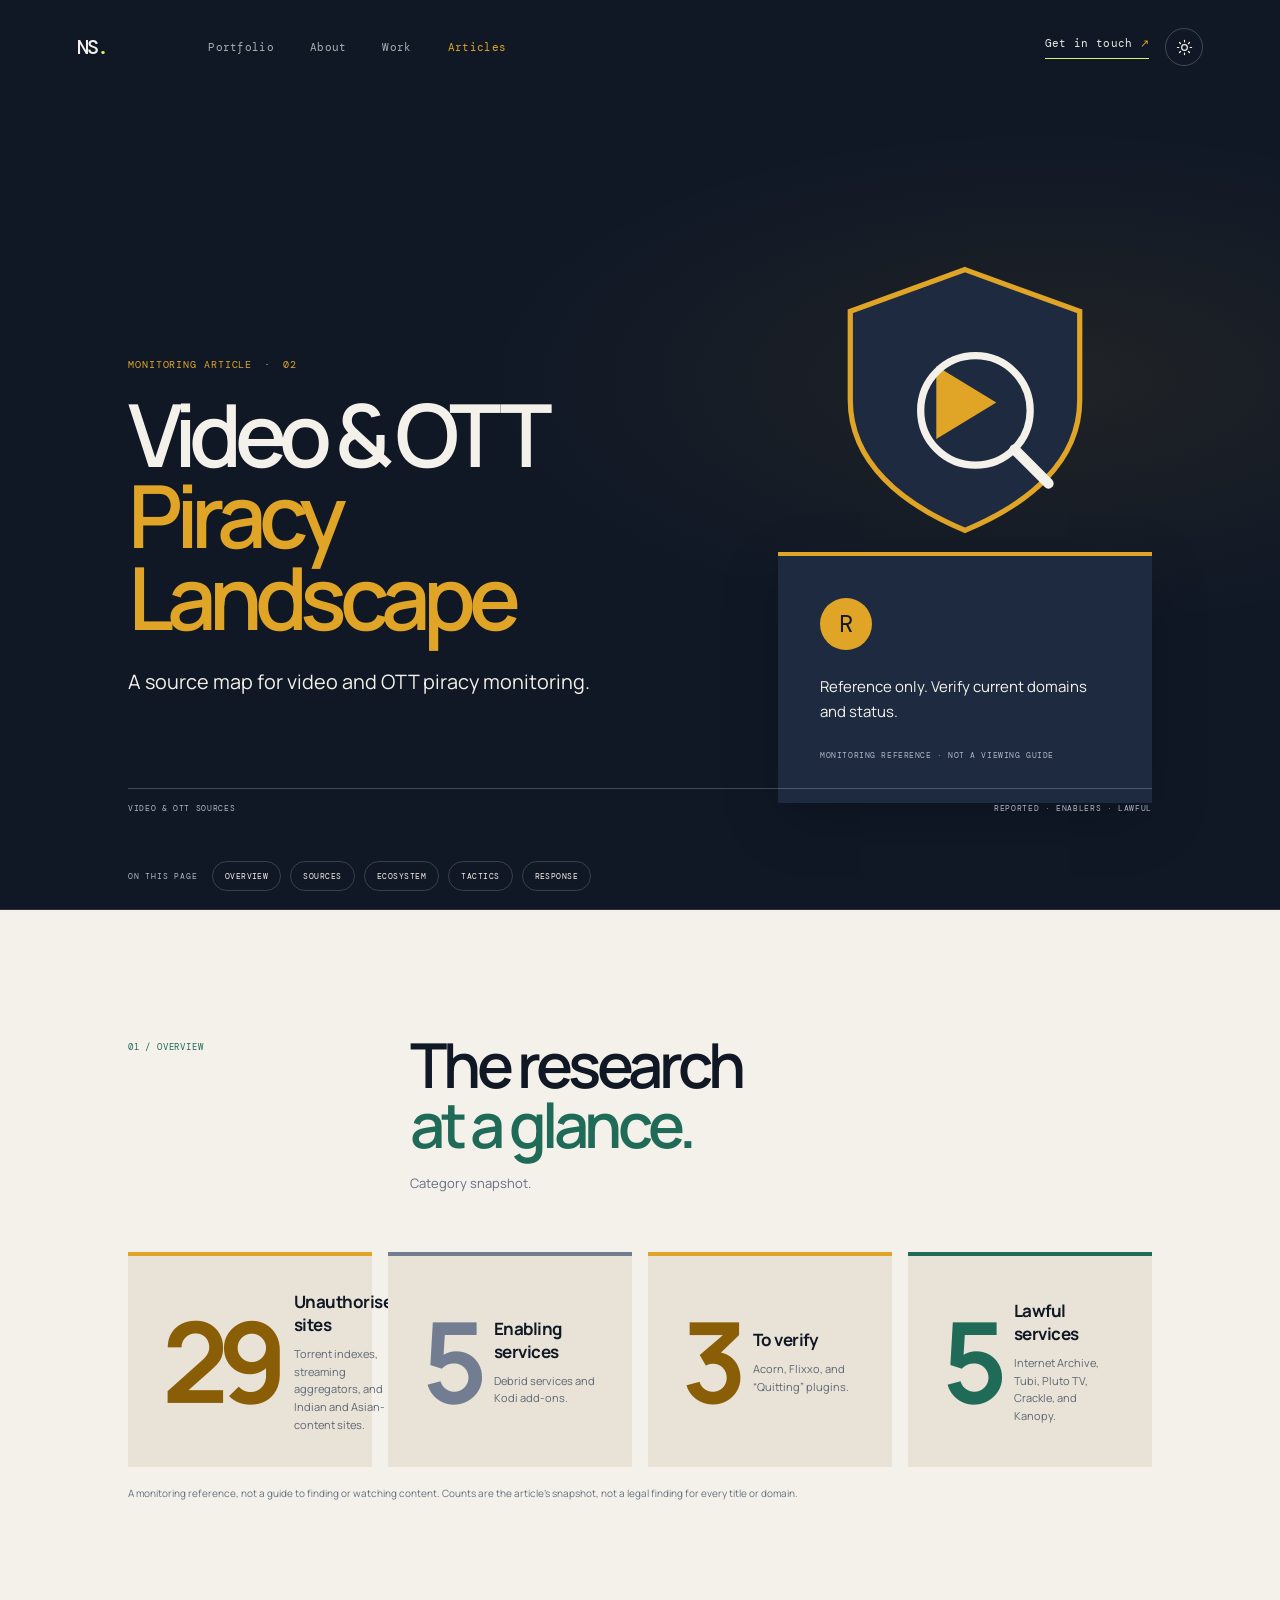
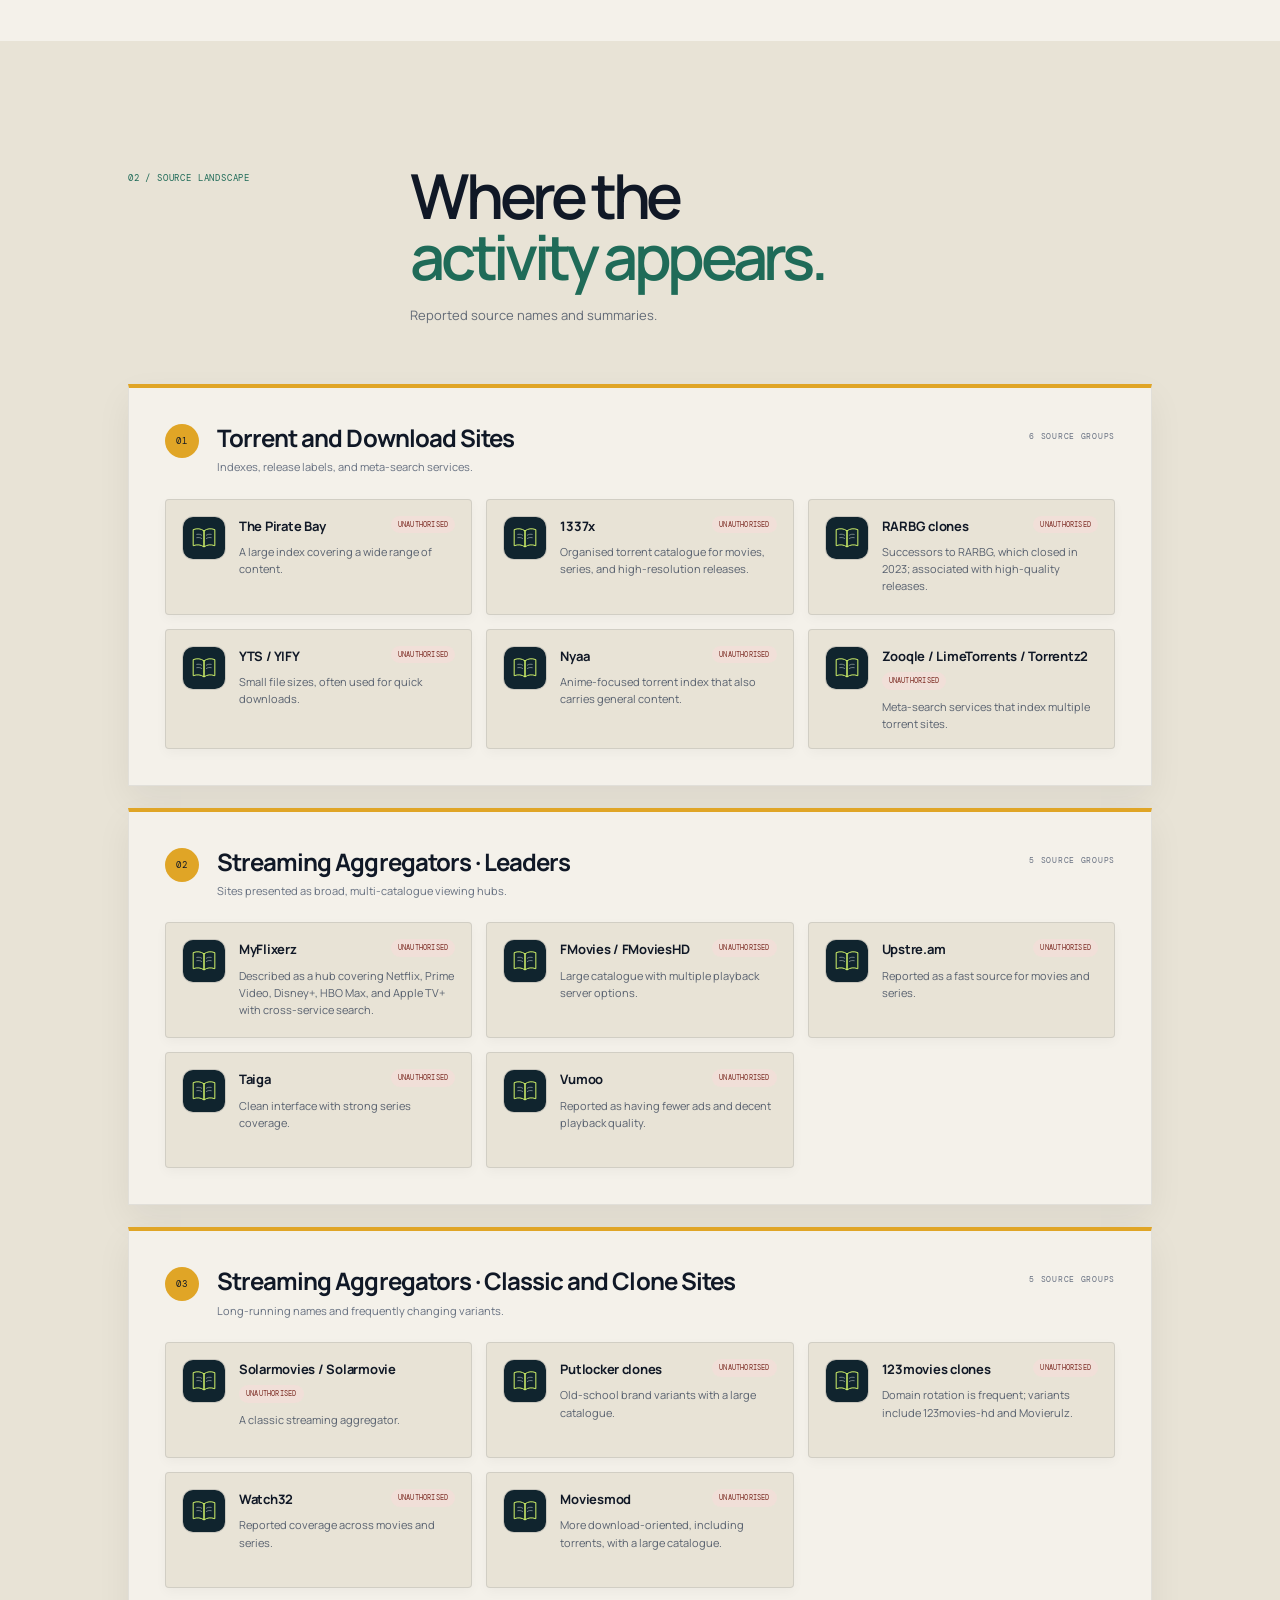
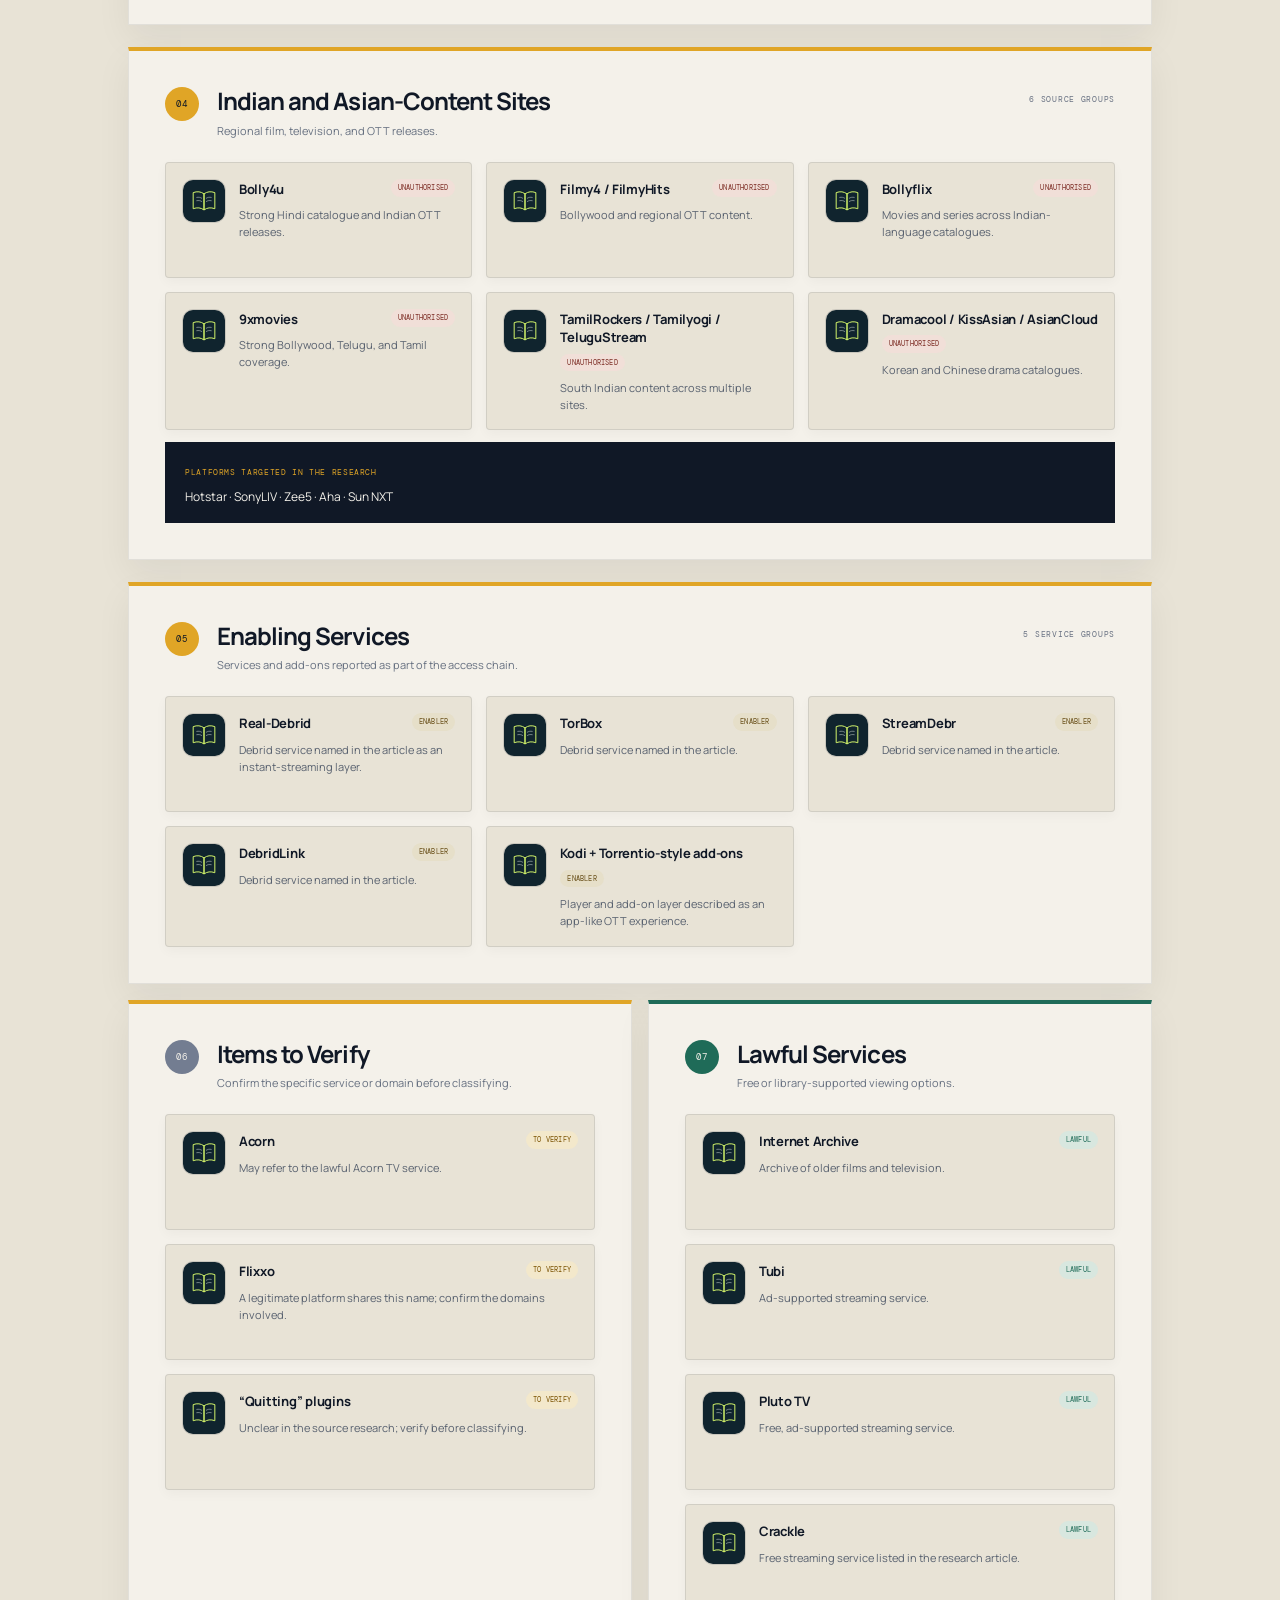
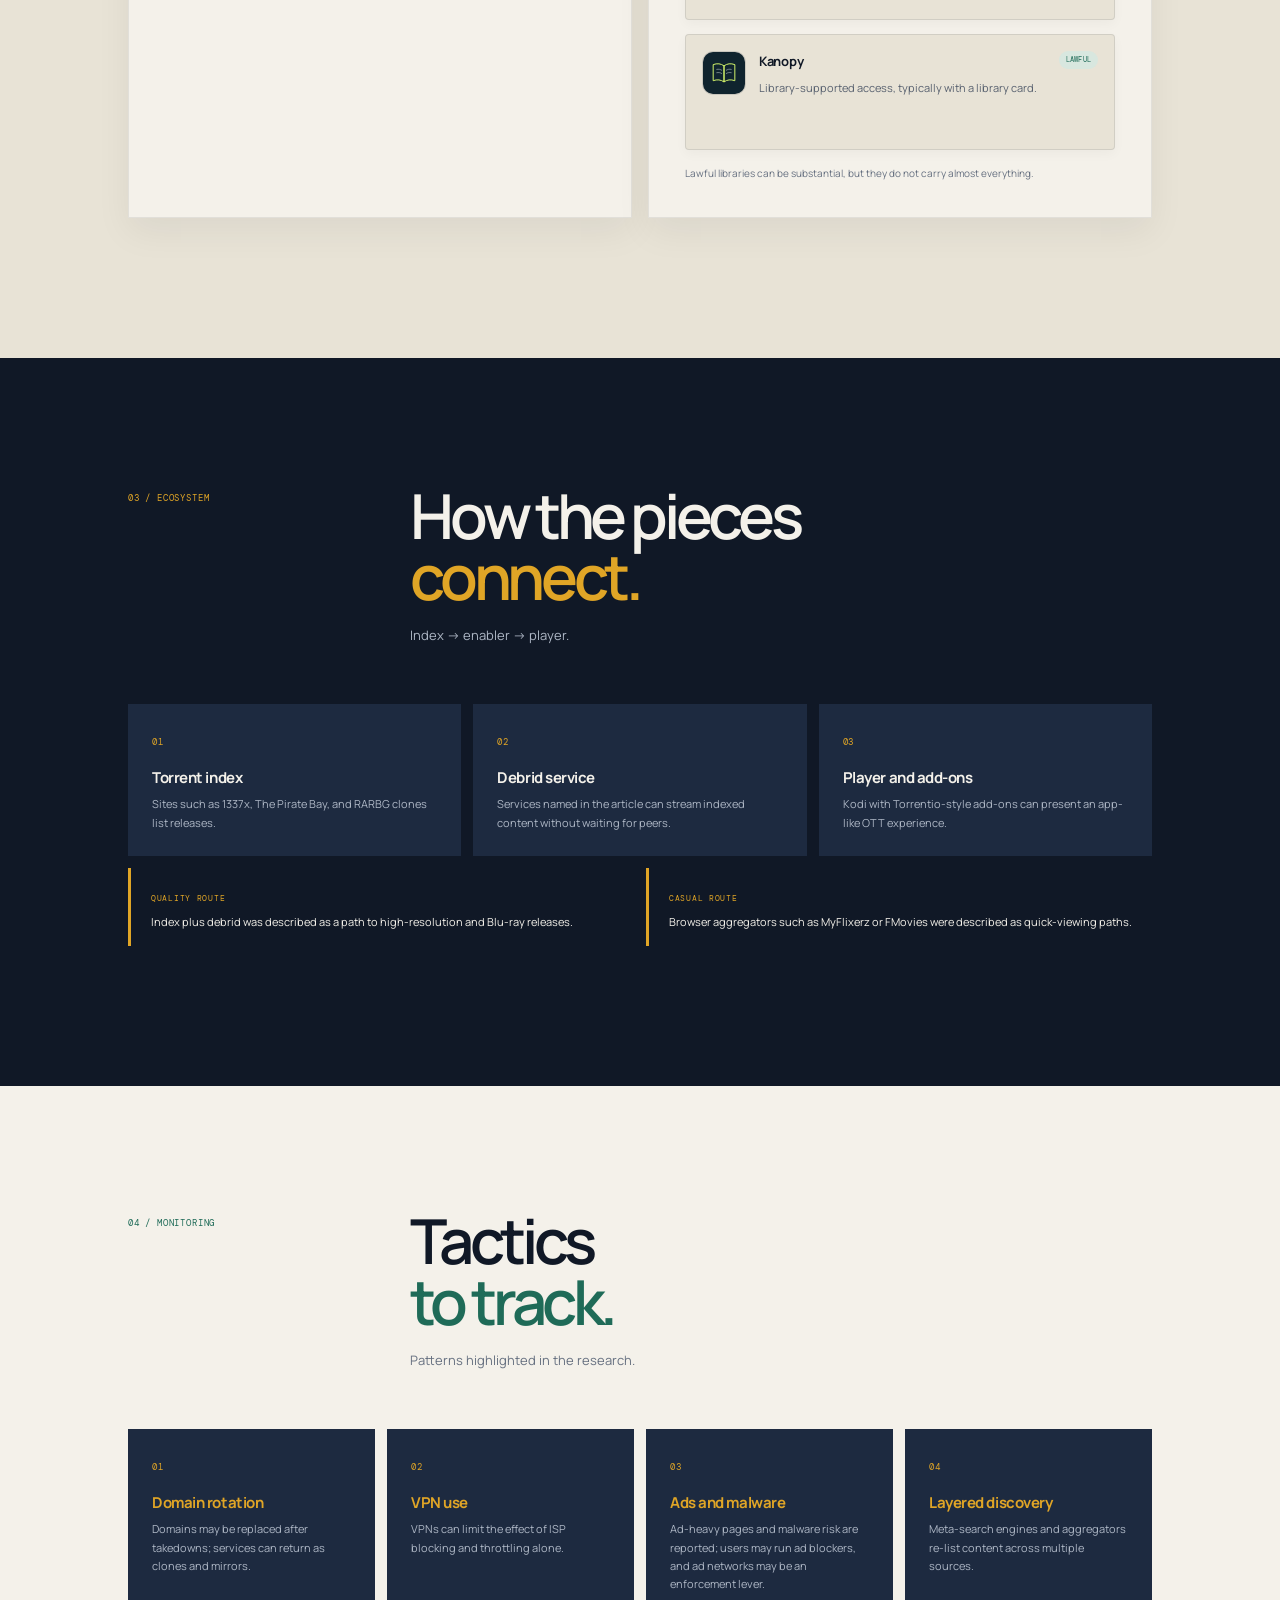
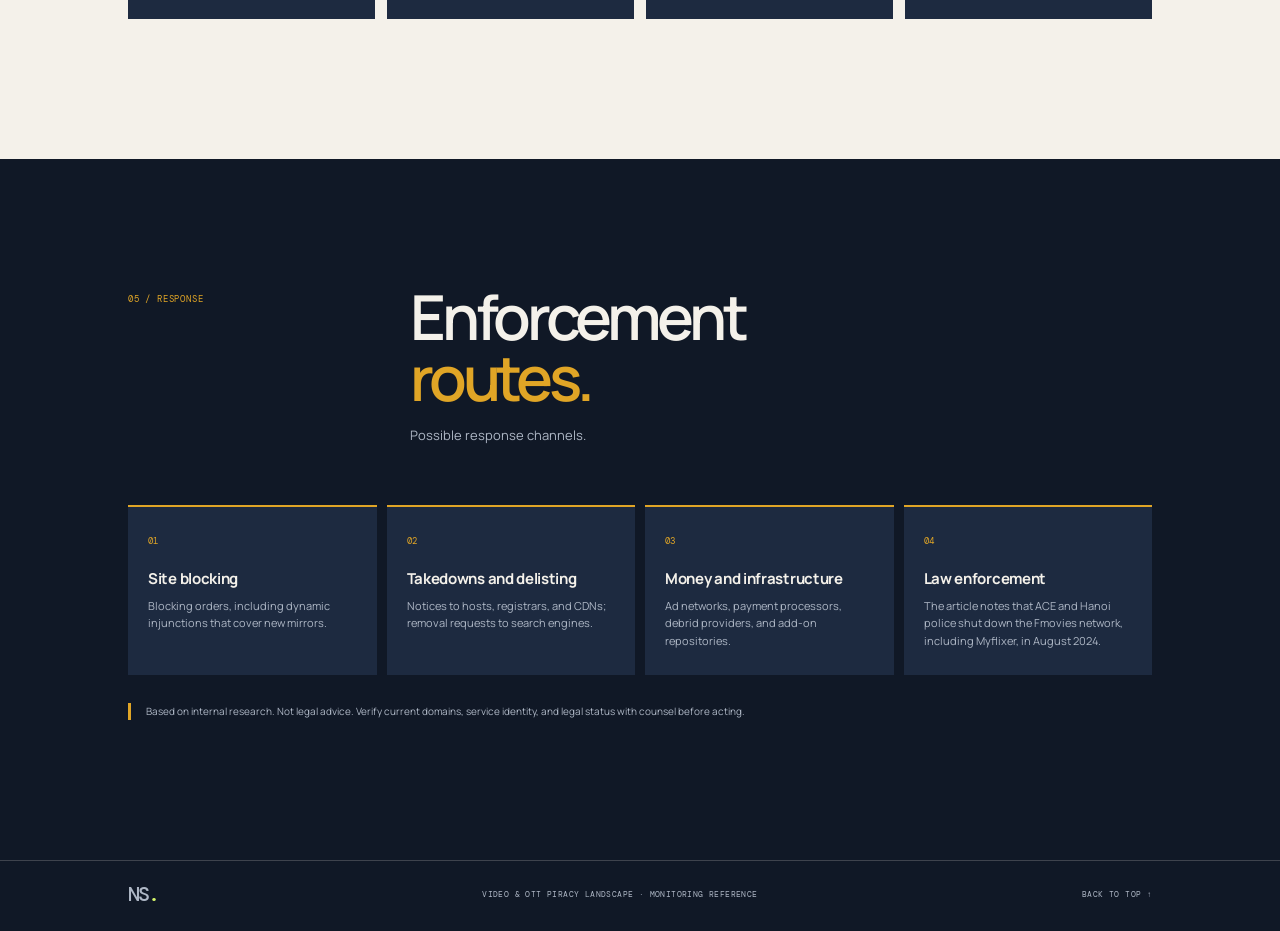
<file: articles/video-ott-piracy-landscape/index.html>
<!doctype html>
<html lang="en">
  <head>
    <meta charset="UTF-8" />
    <meta name="viewport" content="width=device-width, initial-scale=1.0" />
    <meta name="description" content="A rights-holder monitoring article on video and OTT piracy, source types, enforcement, and lawful services." />
    <meta name="theme-color" content="#101826" />
    <title>Video &amp; OTT Piracy Landscape | Niyazalam Shaikh</title>
    <link rel="icon" type="image/svg+xml" href="/assets/images/favicon.svg" />
    <link rel="preconnect" href="https://fonts.googleapis.com" />
    <link rel="preconnect" href="https://fonts.gstatic.com" crossorigin />
    <link href="https://fonts.googleapis.com/css2?family=DM+Mono:wght@400;500&family=Manrope:wght@400;500;600;700;800&display=swap" rel="stylesheet" />
    <script>
      try {
        if (localStorage.getItem("portfolio-theme") === "light") {
          document.documentElement.dataset.theme = "light";
          document.querySelector('meta[name="theme-color"]')?.setAttribute("content", "#f5f7f2");
        }
      } catch {}
    </script>
    <link rel="stylesheet" href="/assets/css/main.css" />
    <link rel="stylesheet" href="/assets/css/article.css" />
    <link rel="stylesheet" href="/assets/css/video-ott.css" />
  </head>
  <body id="top" class="article-page video-ott-page">
    <header class="site-header article-header">
      <a class="logo" href="/#home" aria-label="Niyazalam Shaikh home">NS<span>.</span></a>
      <button class="menu-toggle" type="button" aria-label="Toggle navigation" aria-expanded="false">
        <span></span><span></span>
      </button>
      <nav class="nav-links" aria-label="Main navigation">
        <a href="/#home">Portfolio</a>
        <a href="/#about">About</a>
        <a href="/#work">Work</a>
        <a href="/articles/" aria-current="location">Articles</a>
      </nav>
      <a class="header-cta article-contact" href="/#contact">Get in touch <span aria-hidden="true">↗</span></a>
      <button class="theme-toggle" type="button" aria-label="Switch to light mode" title="Switch to light mode" aria-pressed="false">
        <svg class="theme-icon-sun" viewBox="0 0 24 24" aria-hidden="true"><circle cx="12" cy="12" r="4" /><path d="M12 2v2m0 16v2M4.93 4.93l1.42 1.42m11.3 11.3 1.42 1.42M2 12h2m16 0h2M4.93 19.07l1.42-1.42m11.3-11.3 1.42-1.42" /></svg>
        <svg class="theme-icon-moon" viewBox="0 0 24 24" aria-hidden="true"><path d="M20.7 14.2A8.5 8.5 0 0 1 9.8 3.3 8.6 8.6 0 1 0 20.7 14.2Z" /></svg>
      </button>
    </header>

    <main class="article-main">
      <section class="article-hero section-shell">
        <div class="hero-copy-block">
          <p class="eyebrow">Monitoring article <span>·</span> 02</p>
          <h1>Video &amp; OTT<br /><em>Piracy Landscape</em></h1>
          <p class="article-subtitle">A source map for video and OTT piracy monitoring.</p>
        </div>
        <aside class="hero-aside">
          <img class="hero-illustration" src="/assets/images/stream-landscape-illustration.svg" alt="A shield with a play button and magnifying glass" />
          <div class="hero-reference">
            <span class="reference-mark" aria-hidden="true">R</span>
            <p>Reference only. Verify current domains and status.</p>
            <small>Monitoring reference · Not a viewing guide</small>
          </div>
        </aside>
        <div class="hero-bottomline"><span>Video &amp; OTT sources</span><span>Reported · Enablers · Lawful</span></div>
      </section>

      <nav class="article-contents section-shell" aria-label="On this page">
        <span class="article-contents-label">On this page</span>
        <a href="#overview">Overview</a>
        <a href="#sources">Sources</a>
        <a href="#ecosystem">Ecosystem</a>
        <a href="#tactics">Tactics</a>
        <a href="#enforcement">Response</a>
      </nav>

      <section id="overview" class="overview-section section-shell">
        <div class="section-heading">
          <p class="section-kicker">01 / Overview</p>
          <div><h2>The research<br /><em>at a glance.</em></h2><p>Category snapshot.</p></div>
        </div>
        <div class="status-counts">
          <article class="count-card count-unauthorized"><strong>29</strong><div><h3>Unauthorised sites</h3><p>Torrent indexes, streaming aggregators, and Indian and Asian-content sites.</p></div></article>
          <article class="count-card count-unverified"><strong>5</strong><div><h3>Enabling services</h3><p>Debrid services and Kodi add-ons.</p></div></article>
          <article class="count-card count-review"><strong>3</strong><div><h3>To verify</h3><p>Acorn, Flixxo, and “Quitting” plugins.</p></div></article>
          <article class="count-card count-lawful"><strong>5</strong><div><h3>Lawful services</h3><p>Internet Archive, Tubi, Pluto TV, Crackle, and Kanopy.</p></div></article>
        </div>
        <p class="overview-note">A monitoring reference, not a guide to finding or watching content. Counts are the article’s snapshot, not a legal finding for every title or domain.</p>
      </section>

      <section id="sources" class="sources-section section-shell">
        <div class="section-heading source-heading">
          <p class="section-kicker">02 / Source landscape</p>
          <div><h2>Where the<br /><em>activity appears.</em></h2><p>Reported source names and summaries.</p></div>
        </div>

        <article class="source-category">
          <div class="category-heading"><span class="category-index">01</span><div><h3>Torrent and Download Sites</h3><p>Indexes, release labels, and meta-search services.</p></div><span class="category-count">6 source groups</span></div>
          <div class="source-grid stream-source-grid">
            <a class="source-entry" href="#" data-placeholder-link aria-label="Open copy record for The Pirate Bay"><img src="/assets/images/read-icons/resource-placeholder.svg" alt="" /><div><div class="source-title-row"><h4>The Pirate Bay</h4><span class="status-pill status-unauthorized">Unauthorised</span></div><p>A large index covering a wide range of content.</p></div></a>
            <a class="source-entry" href="#" data-placeholder-link aria-label="Open copy record for 1337x"><img src="/assets/images/read-icons/resource-placeholder.svg" alt="" /><div><div class="source-title-row"><h4>1337x</h4><span class="status-pill status-unauthorized">Unauthorised</span></div><p>Organised torrent catalogue for movies, series, and high-resolution releases.</p></div></a>
            <a class="source-entry" href="#" data-placeholder-link aria-label="Open copy record for RARBG clones"><img src="/assets/images/read-icons/resource-placeholder.svg" alt="" /><div><div class="source-title-row"><h4>RARBG clones</h4><span class="status-pill status-unauthorized">Unauthorised</span></div><p>Successors to RARBG, which closed in 2023; associated with high-quality releases.</p></div></a>
            <a class="source-entry" href="#" data-placeholder-link aria-label="Open copy record for YTS and YIFY"><img src="/assets/images/read-icons/resource-placeholder.svg" alt="" /><div><div class="source-title-row"><h4>YTS / YIFY</h4><span class="status-pill status-unauthorized">Unauthorised</span></div><p>Small file sizes, often used for quick downloads.</p></div></a>
            <a class="source-entry" href="#" data-placeholder-link aria-label="Open copy record for Nyaa"><img src="/assets/images/read-icons/resource-placeholder.svg" alt="" /><div><div class="source-title-row"><h4>Nyaa</h4><span class="status-pill status-unauthorized">Unauthorised</span></div><p>Anime-focused torrent index that also carries general content.</p></div></a>
            <a class="source-entry" href="#" data-placeholder-link aria-label="Open copy record for Zooqle, LimeTorrents, and Torrentz2"><img src="/assets/images/read-icons/resource-placeholder.svg" alt="" /><div><div class="source-title-row"><h4>Zooqle / LimeTorrents / Torrentz2</h4><span class="status-pill status-unauthorized">Unauthorised</span></div><p>Meta-search services that index multiple torrent sites.</p></div></a>
          </div>
        </article>

        <article class="source-category">
          <div class="category-heading"><span class="category-index">02</span><div><h3>Streaming Aggregators · Leaders</h3><p>Sites presented as broad, multi-catalogue viewing hubs.</p></div><span class="category-count">5 source groups</span></div>
          <div class="source-grid stream-source-grid">
            <a class="source-entry" href="#" data-placeholder-link aria-label="Open copy record for MyFlixerz"><img src="/assets/images/read-icons/resource-placeholder.svg" alt="" /><div><div class="source-title-row"><h4>MyFlixerz</h4><span class="status-pill status-unauthorized">Unauthorised</span></div><p>Described as a hub covering Netflix, Prime Video, Disney+, HBO Max, and Apple TV+ with cross-service search.</p></div></a>
            <a class="source-entry" href="#" data-placeholder-link aria-label="Open copy record for FMovies"><img src="/assets/images/read-icons/resource-placeholder.svg" alt="" /><div><div class="source-title-row"><h4>FMovies / FMoviesHD</h4><span class="status-pill status-unauthorized">Unauthorised</span></div><p>Large catalogue with multiple playback server options.</p></div></a>
            <a class="source-entry" href="#" data-placeholder-link aria-label="Open copy record for Upstre.am"><img src="/assets/images/read-icons/resource-placeholder.svg" alt="" /><div><div class="source-title-row"><h4>Upstre.am</h4><span class="status-pill status-unauthorized">Unauthorised</span></div><p>Reported as a fast source for movies and series.</p></div></a>
            <a class="source-entry" href="#" data-placeholder-link aria-label="Open copy record for Taiga"><img src="/assets/images/read-icons/resource-placeholder.svg" alt="" /><div><div class="source-title-row"><h4>Taiga</h4><span class="status-pill status-unauthorized">Unauthorised</span></div><p>Clean interface with strong series coverage.</p></div></a>
            <a class="source-entry" href="#" data-placeholder-link aria-label="Open copy record for Vumoo"><img src="/assets/images/read-icons/resource-placeholder.svg" alt="" /><div><div class="source-title-row"><h4>Vumoo</h4><span class="status-pill status-unauthorized">Unauthorised</span></div><p>Reported as having fewer ads and decent playback quality.</p></div></a>
          </div>
        </article>

        <article class="source-category">
          <div class="category-heading"><span class="category-index">03</span><div><h3>Streaming Aggregators · Classic and Clone Sites</h3><p>Long-running names and frequently changing variants.</p></div><span class="category-count">5 source groups</span></div>
          <div class="source-grid stream-source-grid">
            <a class="source-entry" href="#" data-placeholder-link aria-label="Open copy record for Solarmovies"><img src="/assets/images/read-icons/resource-placeholder.svg" alt="" /><div><div class="source-title-row"><h4>Solarmovies / Solarmovie</h4><span class="status-pill status-unauthorized">Unauthorised</span></div><p>A classic streaming aggregator.</p></div></a>
            <a class="source-entry" href="#" data-placeholder-link aria-label="Open copy record for Putlocker clones"><img src="/assets/images/read-icons/resource-placeholder.svg" alt="" /><div><div class="source-title-row"><h4>Putlocker clones</h4><span class="status-pill status-unauthorized">Unauthorised</span></div><p>Old-school brand variants with a large catalogue.</p></div></a>
            <a class="source-entry" href="#" data-placeholder-link aria-label="Open copy record for 123movies clones"><img src="/assets/images/read-icons/resource-placeholder.svg" alt="" /><div><div class="source-title-row"><h4>123movies clones</h4><span class="status-pill status-unauthorized">Unauthorised</span></div><p>Domain rotation is frequent; variants include 123movies-hd and Movierulz.</p></div></a>
            <a class="source-entry" href="#" data-placeholder-link aria-label="Open copy record for Watch32"><img src="/assets/images/read-icons/resource-placeholder.svg" alt="" /><div><div class="source-title-row"><h4>Watch32</h4><span class="status-pill status-unauthorized">Unauthorised</span></div><p>Reported coverage across movies and series.</p></div></a>
            <a class="source-entry" href="#" data-placeholder-link aria-label="Open copy record for Moviesmod"><img src="/assets/images/read-icons/resource-placeholder.svg" alt="" /><div><div class="source-title-row"><h4>Moviesmod</h4><span class="status-pill status-unauthorized">Unauthorised</span></div><p>More download-oriented, including torrents, with a large catalogue.</p></div></a>
          </div>
        </article>

        <article class="source-category">
          <div class="category-heading"><span class="category-index">04</span><div><h3>Indian and Asian-Content Sites</h3><p>Regional film, television, and OTT releases.</p></div><span class="category-count">6 source groups</span></div>
          <div class="source-grid stream-source-grid">
            <a class="source-entry" href="#" data-placeholder-link aria-label="Open copy record for Bolly4u"><img src="/assets/images/read-icons/resource-placeholder.svg" alt="" /><div><div class="source-title-row"><h4>Bolly4u</h4><span class="status-pill status-unauthorized">Unauthorised</span></div><p>Strong Hindi catalogue and Indian OTT releases.</p></div></a>
            <a class="source-entry" href="#" data-placeholder-link aria-label="Open copy record for Filmy4 and FilmyHits"><img src="/assets/images/read-icons/resource-placeholder.svg" alt="" /><div><div class="source-title-row"><h4>Filmy4 / FilmyHits</h4><span class="status-pill status-unauthorized">Unauthorised</span></div><p>Bollywood and regional OTT content.</p></div></a>
            <a class="source-entry" href="#" data-placeholder-link aria-label="Open copy record for Bollyflix"><img src="/assets/images/read-icons/resource-placeholder.svg" alt="" /><div><div class="source-title-row"><h4>Bollyflix</h4><span class="status-pill status-unauthorized">Unauthorised</span></div><p>Movies and series across Indian-language catalogues.</p></div></a>
            <a class="source-entry" href="#" data-placeholder-link aria-label="Open copy record for 9xmovies"><img src="/assets/images/read-icons/resource-placeholder.svg" alt="" /><div><div class="source-title-row"><h4>9xmovies</h4><span class="status-pill status-unauthorized">Unauthorised</span></div><p>Strong Bollywood, Telugu, and Tamil coverage.</p></div></a>
            <a class="source-entry" href="#" data-placeholder-link aria-label="Open copy record for TamilRockers, Tamilyogi, and TeluguStream"><img src="/assets/images/read-icons/resource-placeholder.svg" alt="" /><div><div class="source-title-row"><h4>TamilRockers / Tamilyogi / TeluguStream</h4><span class="status-pill status-unauthorized">Unauthorised</span></div><p>South Indian content across multiple sites.</p></div></a>
            <a class="source-entry" href="#" data-placeholder-link aria-label="Open copy record for Dramacool, KissAsian, and AsianCloud"><img src="/assets/images/read-icons/resource-placeholder.svg" alt="" /><div><div class="source-title-row"><h4>Dramacool / KissAsian / AsianCloud</h4><span class="status-pill status-unauthorized">Unauthorised</span></div><p>Korean and Chinese drama catalogues.</p></div></a>
          </div>
          <div class="platform-callout"><span>Platforms targeted in the research</span><p>Hotstar · SonyLIV · Zee5 · Aha · Sun NXT</p></div>
        </article>

        <article class="source-category">
          <div class="category-heading"><span class="category-index">05</span><div><h3>Enabling Services</h3><p>Services and add-ons reported as part of the access chain.</p></div><span class="category-count">5 service groups</span></div>
          <div class="source-grid stream-source-grid">
            <a class="source-entry" href="#" data-placeholder-link aria-label="Open copy record for Real-Debrid"><img src="/assets/images/read-icons/resource-placeholder.svg" alt="" /><div><div class="source-title-row"><h4>Real-Debrid</h4><span class="status-pill status-enabling">Enabler</span></div><p>Debrid service named in the article as an instant-streaming layer.</p></div></a>
            <a class="source-entry" href="#" data-placeholder-link aria-label="Open copy record for TorBox"><img src="/assets/images/read-icons/resource-placeholder.svg" alt="" /><div><div class="source-title-row"><h4>TorBox</h4><span class="status-pill status-enabling">Enabler</span></div><p>Debrid service named in the article.</p></div></a>
            <a class="source-entry" href="#" data-placeholder-link aria-label="Open copy record for StreamDebr"><img src="/assets/images/read-icons/resource-placeholder.svg" alt="" /><div><div class="source-title-row"><h4>StreamDebr</h4><span class="status-pill status-enabling">Enabler</span></div><p>Debrid service named in the article.</p></div></a>
            <a class="source-entry" href="#" data-placeholder-link aria-label="Open copy record for DebridLink"><img src="/assets/images/read-icons/resource-placeholder.svg" alt="" /><div><div class="source-title-row"><h4>DebridLink</h4><span class="status-pill status-enabling">Enabler</span></div><p>Debrid service named in the article.</p></div></a>
            <a class="source-entry" href="#" data-placeholder-link aria-label="Open copy record for Kodi and Torrentio-style add-ons"><img src="/assets/images/read-icons/resource-placeholder.svg" alt="" /><div><div class="source-title-row"><h4>Kodi + Torrentio-style add-ons</h4><span class="status-pill status-enabling">Enabler</span></div><p>Player and add-on layer described as an app-like OTT experience.</p></div></a>
          </div>
        </article>

        <div class="verification-grid">
          <article class="source-category">
            <div class="category-heading"><span class="category-index category-index-muted">06</span><div><h3>Items to Verify</h3><p>Confirm the specific service or domain before classifying.</p></div></div>
            <div class="source-grid stream-source-grid">
              <a class="source-entry" href="#" data-placeholder-link aria-label="Open copy record for Acorn"><img src="/assets/images/read-icons/resource-placeholder.svg" alt="" /><div><div class="source-title-row"><h4>Acorn</h4><span class="status-pill status-review">To verify</span></div><p>May refer to the lawful Acorn TV service.</p></div></a>
              <a class="source-entry" href="#" data-placeholder-link aria-label="Open copy record for Flixxo"><img src="/assets/images/read-icons/resource-placeholder.svg" alt="" /><div><div class="source-title-row"><h4>Flixxo</h4><span class="status-pill status-review">To verify</span></div><p>A legitimate platform shares this name; confirm the domains involved.</p></div></a>
              <a class="source-entry" href="#" data-placeholder-link aria-label="Open copy record for Quitting plugins"><img src="/assets/images/read-icons/resource-placeholder.svg" alt="" /><div><div class="source-title-row"><h4>“Quitting” plugins</h4><span class="status-pill status-review">To verify</span></div><p>Unclear in the source research; verify before classifying.</p></div></a>
            </div>
          </article>
          <article class="source-category lawful-category">
            <div class="category-heading"><span class="category-index category-index-lawful">07</span><div><h3>Lawful Services</h3><p>Free or library-supported viewing options.</p></div></div>
            <div class="source-grid stream-source-grid">
              <a class="source-entry" href="#" data-placeholder-link aria-label="Open copy record for Internet Archive"><img src="/assets/images/read-icons/resource-placeholder.svg" alt="" /><div><div class="source-title-row"><h4>Internet Archive</h4><span class="status-pill status-lawful">Lawful</span></div><p>Archive of older films and television.</p></div></a>
              <a class="source-entry" href="#" data-placeholder-link aria-label="Open copy record for Tubi"><img src="/assets/images/read-icons/resource-placeholder.svg" alt="" /><div><div class="source-title-row"><h4>Tubi</h4><span class="status-pill status-lawful">Lawful</span></div><p>Ad-supported streaming service.</p></div></a>
              <a class="source-entry" href="#" data-placeholder-link aria-label="Open copy record for Pluto TV"><img src="/assets/images/read-icons/resource-placeholder.svg" alt="" /><div><div class="source-title-row"><h4>Pluto TV</h4><span class="status-pill status-lawful">Lawful</span></div><p>Free, ad-supported streaming service.</p></div></a>
              <a class="source-entry" href="#" data-placeholder-link aria-label="Open copy record for Crackle"><img src="/assets/images/read-icons/resource-placeholder.svg" alt="" /><div><div class="source-title-row"><h4>Crackle</h4><span class="status-pill status-lawful">Lawful</span></div><p>Free streaming service listed in the research article.</p></div></a>
              <a class="source-entry" href="#" data-placeholder-link aria-label="Open copy record for Kanopy"><img src="/assets/images/read-icons/resource-placeholder.svg" alt="" /><div><div class="source-title-row"><h4>Kanopy</h4><span class="status-pill status-lawful">Lawful</span></div><p>Library-supported access, typically with a library card.</p></div></a>
            </div>
            <p class="lawful-note">Lawful libraries can be substantial, but they do not carry almost everything.</p>
          </article>
        </div>
      </section>

      <section id="ecosystem" class="cycle-section section-shell">
        <div class="section-heading">
          <p class="section-kicker">03 / Ecosystem</p>
          <div><h2>How the pieces<br /><em>connect.</em></h2><p>Index → enabler → player.</p></div>
        </div>
        <div class="cycle-grid stream-pipeline">
          <article><span>01</span><h3>Torrent index</h3><p>Sites such as 1337x, The Pirate Bay, and RARBG clones list releases.</p></article>
          <article><span>02</span><h3>Debrid service</h3><p>Services named in the article can stream indexed content without waiting for peers.</p></article>
          <article><span>03</span><h3>Player and add-ons</h3><p>Kodi with Torrentio-style add-ons can present an app-like OTT experience.</p></article>
        </div>
        <div class="cycle-callouts">
          <article><span class="callout-label">Quality route</span><p>Index plus debrid was described as a path to high-resolution and Blu-ray releases.</p></article>
          <article><span class="callout-label">Casual route</span><p>Browser aggregators such as MyFlixerz or FMovies were described as quick-viewing paths.</p></article>
        </div>
      </section>

      <section id="tactics" class="enforcement-section section-shell tactics-section">
        <div class="section-heading">
          <p class="section-kicker">04 / Monitoring</p>
          <div><h2>Tactics<br /><em>to track.</em></h2><p>Patterns highlighted in the research.</p></div>
        </div>
        <div class="enforcement-grid">
          <article><span>01</span><h3>Domain rotation</h3><p>Domains may be replaced after takedowns; services can return as clones and mirrors.</p></article>
          <article><span>02</span><h3>VPN use</h3><p>VPNs can limit the effect of ISP blocking and throttling alone.</p></article>
          <article><span>03</span><h3>Ads and malware</h3><p>Ad-heavy pages and malware risk are reported; users may run ad blockers, and ad networks may be an enforcement lever.</p></article>
          <article><span>04</span><h3>Layered discovery</h3><p>Meta-search engines and aggregators re-list content across multiple sources.</p></article>
        </div>
      </section>

      <section id="enforcement" class="workflow-section section-shell stream-enforcement">
        <div class="section-heading">
          <p class="section-kicker">05 / Response</p>
          <div><h2>Enforcement<br /><em>routes.</em></h2><p>Possible response channels.</p></div>
        </div>
        <ol class="workflow-list stream-routes">
          <li><span>01</span><div><h3>Site blocking</h3><p>Blocking orders, including dynamic injunctions that cover new mirrors.</p></div></li>
          <li><span>02</span><div><h3>Takedowns and delisting</h3><p>Notices to hosts, registrars, and CDNs; removal requests to search engines.</p></div></li>
          <li><span>03</span><div><h3>Money and infrastructure</h3><p>Ad networks, payment processors, debrid providers, and add-on repositories.</p></div></li>
          <li><span>04</span><div><h3>Law enforcement</h3><p>The article notes that ACE and Hanoi police shut down the Fmovies network, including Myflixer, in August 2024.</p></div></li>
        </ol>
        <p class="legal-note">Based on internal research. Not legal advice. Verify current domains, service identity, and legal status with counsel before acting.</p>
      </section>
    </main>

    <dialog class="source-copy-dialog" id="source-copy-dialog" aria-labelledby="source-copy-title">
      <div class="copy-dialog-header">
        <div><p>Source details</p><h2 id="source-copy-title">Copy records</h2></div>
        <button class="copy-dialog-close" type="button" aria-label="Close source details">×</button>
      </div>
      <div class="copy-record-list" id="copy-record-list"></div>
    </dialog>

    <footer class="article-footer section-shell">
      <a class="logo" href="/#home" aria-label="Niyazalam Shaikh home">NS<span>.</span></a>
      <span>Video &amp; OTT Piracy Landscape · Monitoring reference</span>
      <a href="#top">Back to top ↑</a>
    </footer>

    <script src="/assets/js/app.js"></script>
    <script>
      const sourceCopyDialog = document.querySelector('#source-copy-dialog');
      const copyRecordList = document.querySelector('#copy-record-list');
      const closeSourceDialog = document.querySelector('.copy-dialog-close');

      document.querySelectorAll('.source-entry').forEach((entry) => {
        entry.addEventListener('click', (event) => {
          event.preventDefault();
          const sourceName = entry.querySelector('h4')?.textContent.trim() || 'Source';
          const summary = entry.querySelector('p')?.textContent.trim() || '';
          const records = [...entry.querySelectorAll('.source-copy-data .copy-record-text')]
            .map((record) => record.textContent.trim())
            .filter(Boolean);
          if (!records.length) records.push(`${sourceName} — ${summary}`);

          copyRecordList.replaceChildren(...records.map((recordText) => {
            const row = document.createElement('div');
            row.className = 'copy-record-row';
            const text = document.createElement('p');
            text.className = 'copy-record-value';
            text.textContent = recordText;
            const button = document.createElement('button');
            button.className = 'copy-dialog-action';
            button.type = 'button';
            button.innerHTML = '<span>Copy</span><b aria-hidden="true">⧉</b>';
            const status = document.createElement('span');
            status.className = 'copy-record-status';
            status.setAttribute('aria-live', 'polite');
            row.append(text, button, status);
            return row;
          }));
          sourceCopyDialog.showModal();
        });
      });

      closeSourceDialog.addEventListener('click', () => sourceCopyDialog.close());
      sourceCopyDialog.addEventListener('click', (event) => {
        if (event.target === sourceCopyDialog) sourceCopyDialog.close();
      });

      copyRecordList.addEventListener('click', async (event) => {
        const button = event.target.closest('.copy-dialog-action');
        if (!button) return;
        const row = button.closest('.copy-record-row');
        const recordText = row.querySelector('.copy-record-value').textContent;
        const status = row.querySelector('.copy-record-status');
        try {
          if (navigator.clipboard?.writeText) await navigator.clipboard.writeText(recordText);
          else throw new Error('Clipboard API unavailable');
          status.textContent = 'Copied';
        } catch {
          const fallback = document.createElement('textarea');
          fallback.value = recordText;
          fallback.style.position = 'fixed';
          fallback.style.opacity = '0';
          document.body.append(fallback);
          fallback.select();
          const copied = document.execCommand('copy');
          fallback.remove();
          status.textContent = copied ? 'Copied' : 'Select text to copy';
        }
      });
    </script>
  </body>
</html>
</file>
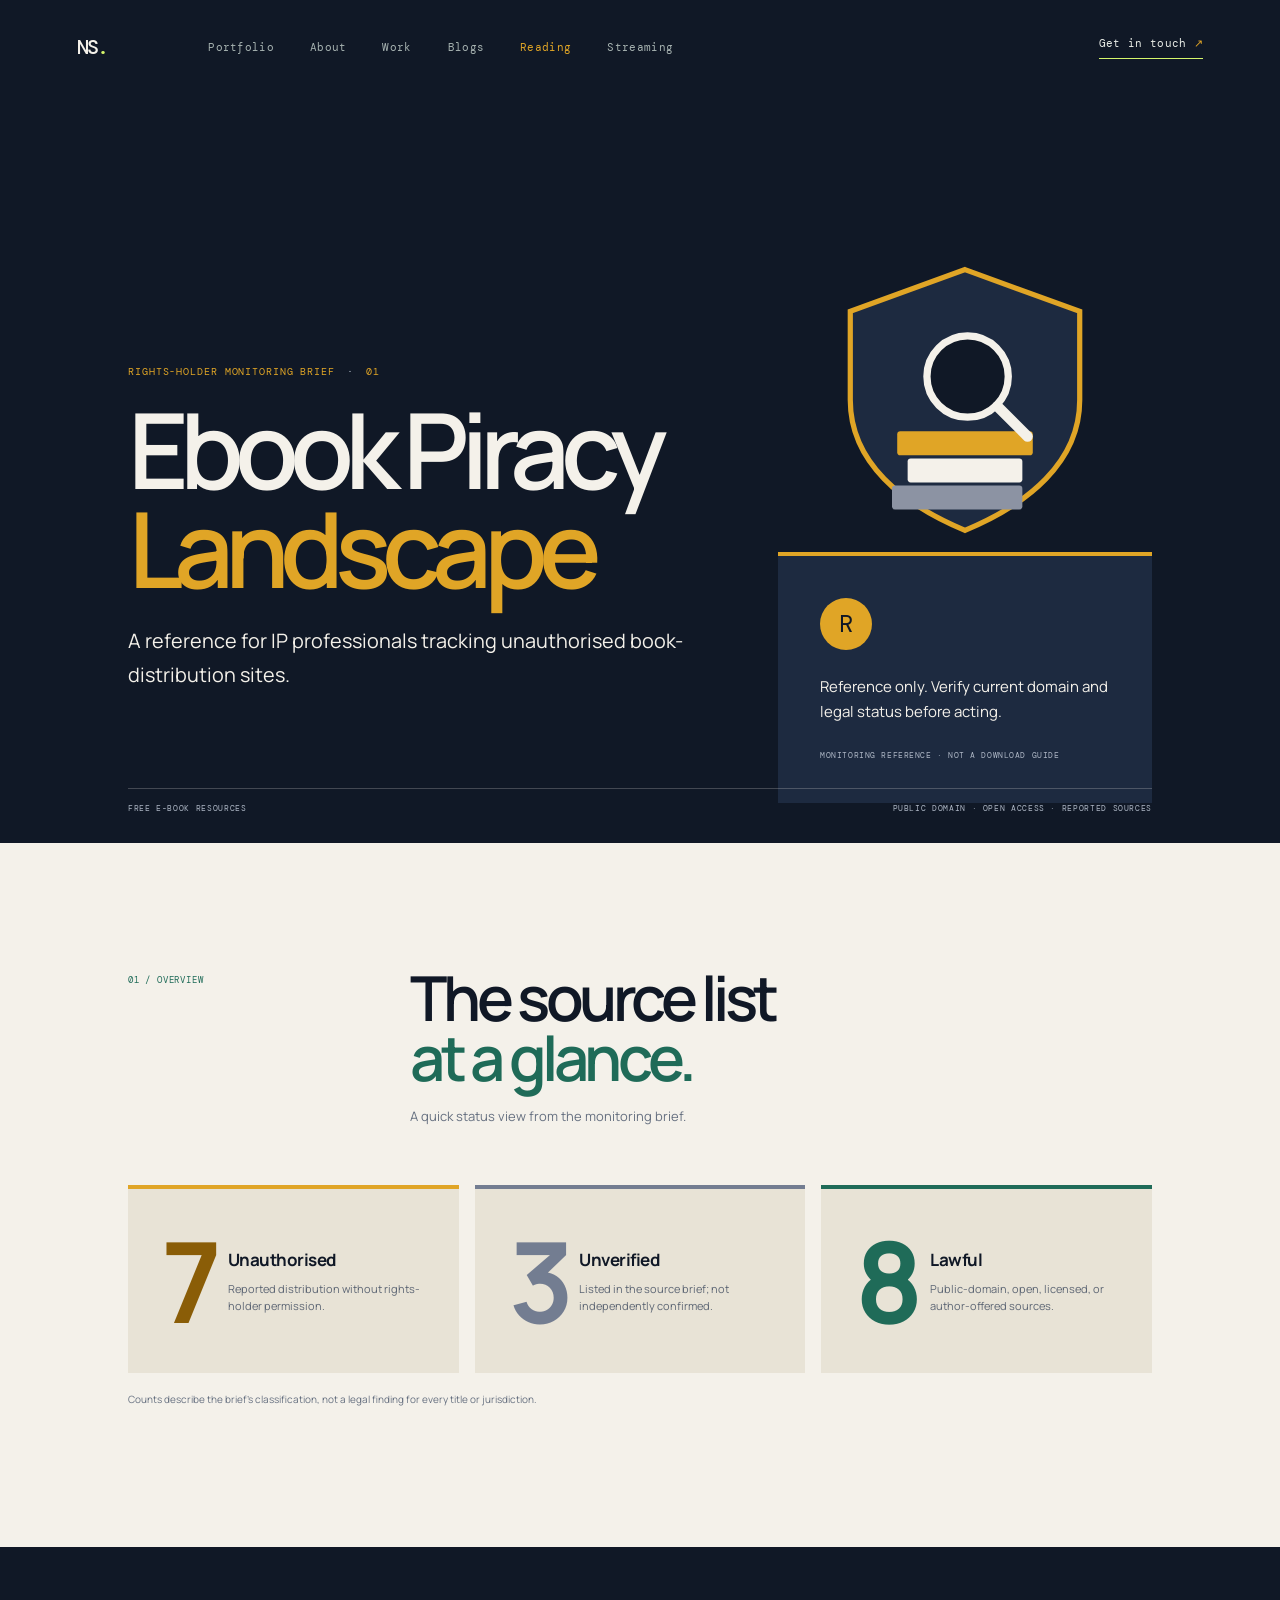
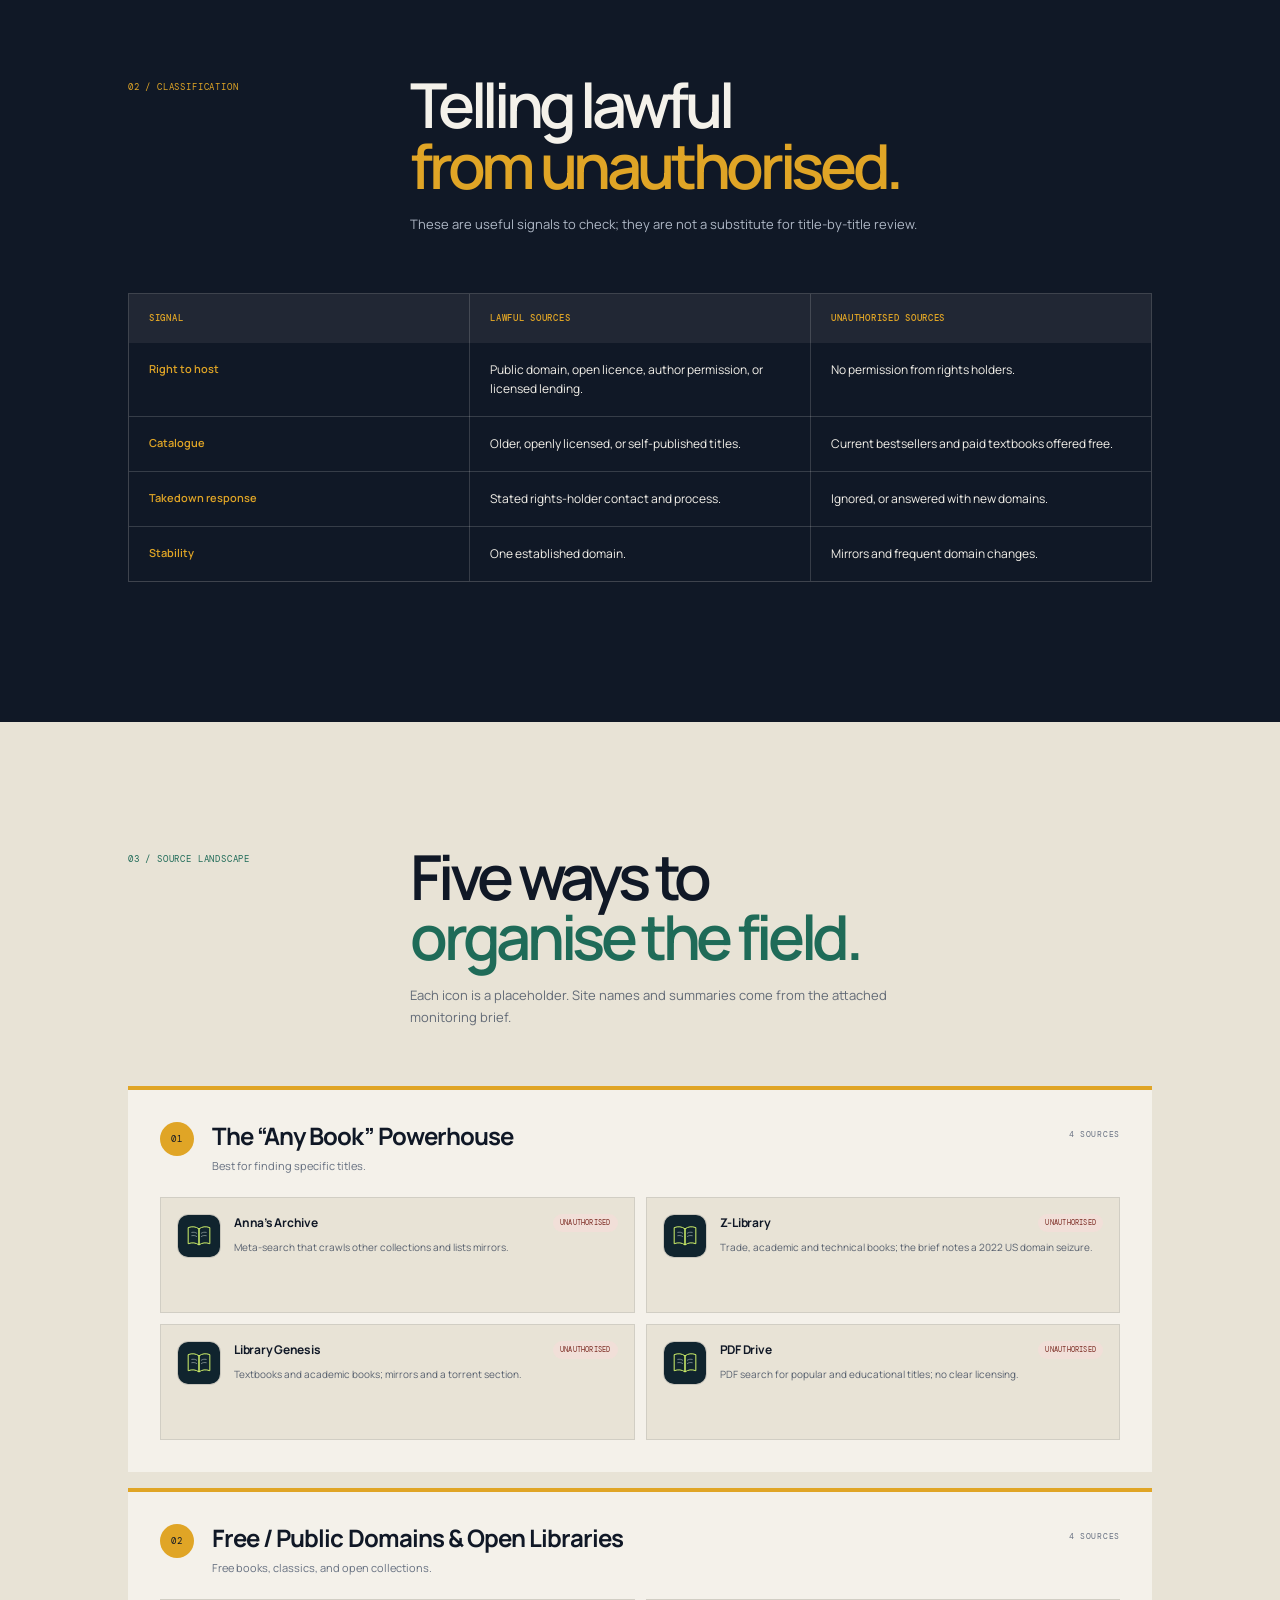
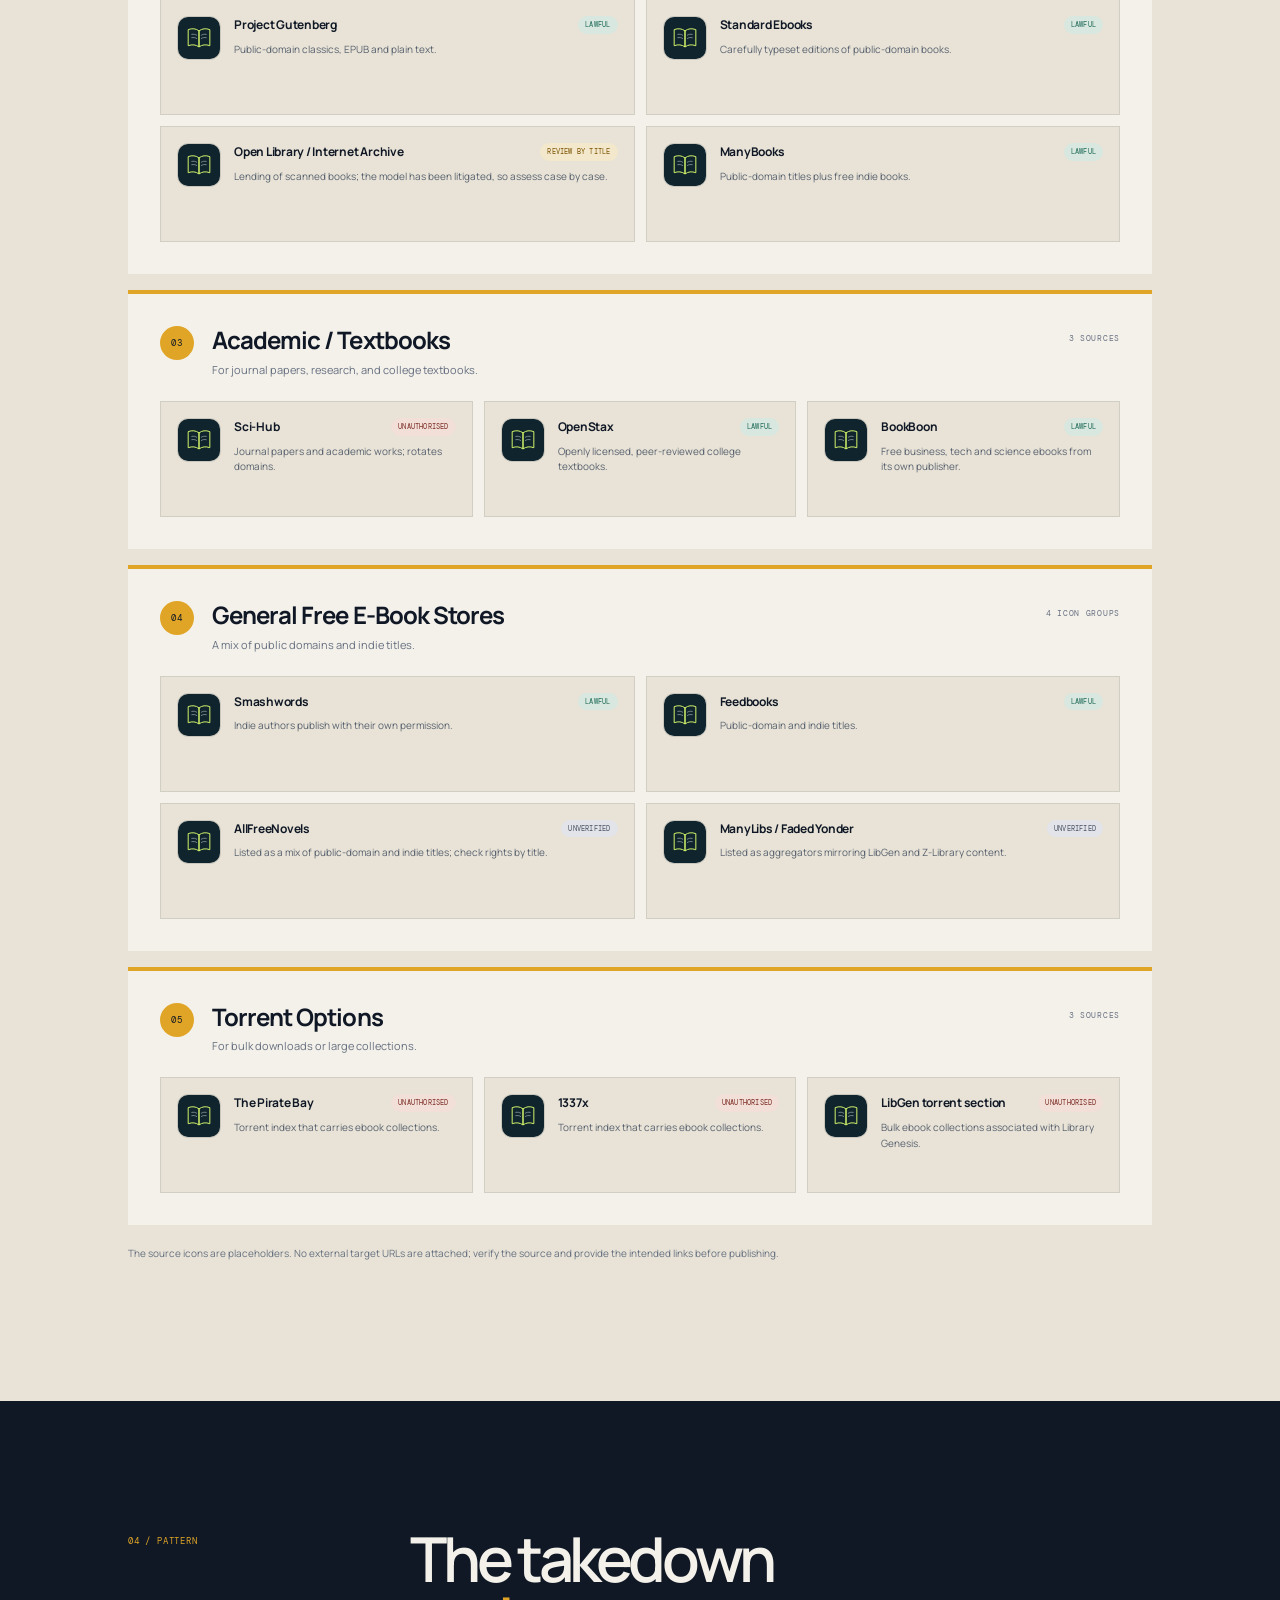
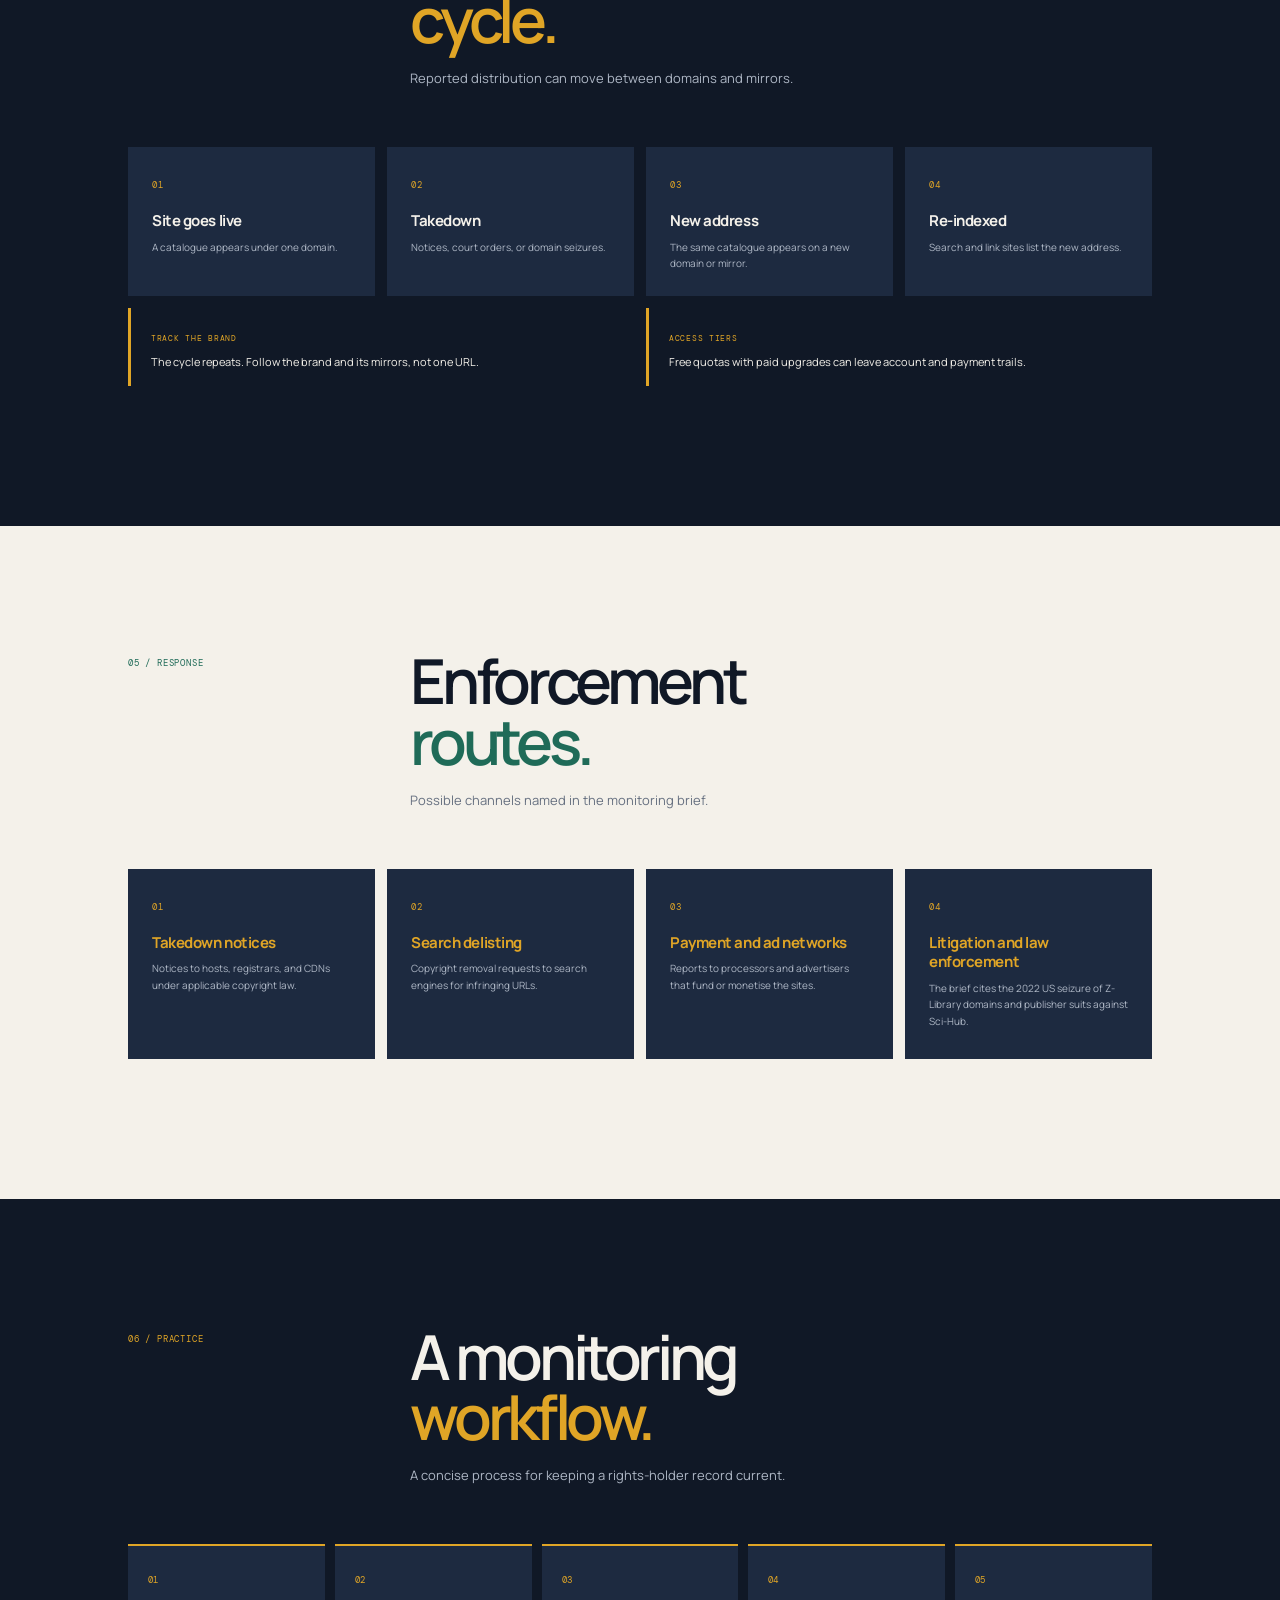
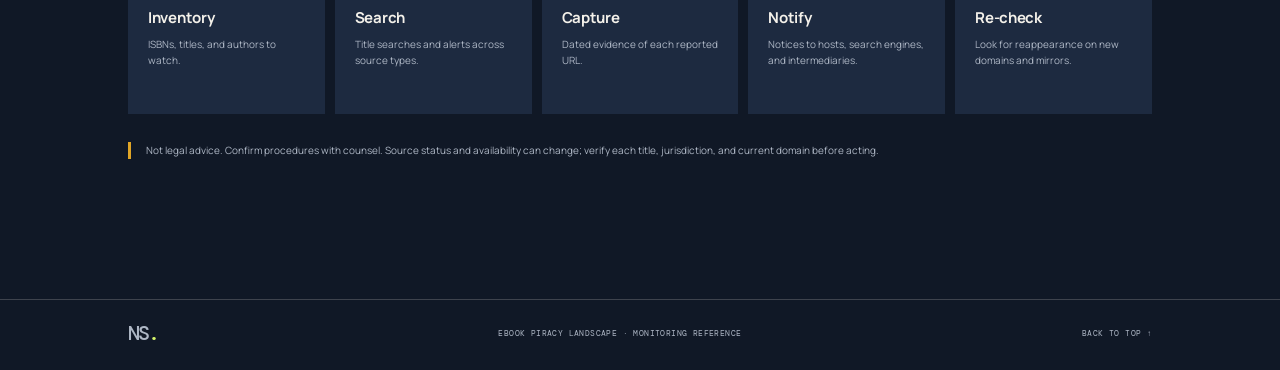
<file: blogs/read/index.html>
<!doctype html>
<html lang="en">
  <head>
    <meta charset="UTF-8" />
    <meta name="viewport" content="width=device-width, initial-scale=1.0" />
    <meta name="description" content="A rights-holder monitoring brief on the ebook piracy landscape, source types, and enforcement workflows." />
    <meta name="theme-color" content="#101826" />
    <title>Ebook Piracy Landscape | Niyazalam Shaikh</title>
    <link rel="icon" type="image/svg+xml" href="../../assets/images/favicon.svg" />
    <link rel="preconnect" href="https://fonts.googleapis.com" />
    <link rel="preconnect" href="https://fonts.gstatic.com" crossorigin />
    <link href="https://fonts.googleapis.com/css2?family=DM+Mono:wght@400;500&family=Manrope:wght@400;500;600;700;800&display=swap" rel="stylesheet" />
    <link rel="stylesheet" href="../../styles.css" />
    <link rel="stylesheet" href="read.css" />
  </head>
  <body id="top" class="reading-page">
    <header class="site-header reading-header">
      <a class="logo" href="../../#home" aria-label="Niyazalam Shaikh home">NS<span>.</span></a>
      <button class="menu-toggle" type="button" aria-label="Toggle navigation" aria-expanded="false">
        <span></span><span></span>
      </button>
      <nav class="nav-links" aria-label="Main navigation">
        <a href="../../#home">Portfolio</a>
        <a href="../../#about">About</a>
        <a href="../../#work">Work</a>
        <a href="../">Blogs</a>
        <a href="../read/" aria-current="page">Reading</a>
        <a href="../stream/">Streaming</a>
      </nav>
      <a class="header-cta reading-contact" href="../../#contact">Get in touch <span aria-hidden="true">↗</span></a>
    </header>

    <main class="reading-main">
      <section class="brief-hero section-shell">
        <div class="hero-copy-block">
          <p class="eyebrow">Rights-holder monitoring brief <span>·</span> 01</p>
          <h1>Ebook Piracy<br /><em>Landscape</em></h1>
          <p class="brief-subtitle">A reference for IP professionals tracking unauthorised book-distribution sites.</p>
        </div>
        <aside class="hero-aside">
          <img class="hero-illustration" src="../../assets/images/ebook-landscape-illustration.svg" alt="A shield and magnifying glass over a stack of books" />
          <div class="hero-reference">
            <span class="reference-mark" aria-hidden="true">R</span>
            <p>Reference only. Verify current domain and legal status before acting.</p>
            <small>Monitoring reference · Not a download guide</small>
          </div>
        </aside>
        <div class="hero-bottomline"><span>Free E-Book Resources</span><span>Public domain · Open access · Reported sources</span></div>
      </section>

      <section class="overview-section section-shell">
        <div class="section-heading">
          <p class="section-kicker">01 / Overview</p>
          <div><h2>The source list<br /><em>at a glance.</em></h2><p>A quick status view from the monitoring brief.</p></div>
        </div>
        <div class="status-counts">
          <article class="count-card count-unauthorized"><strong>7</strong><div><h3>Unauthorised</h3><p>Reported distribution without rights-holder permission.</p></div></article>
          <article class="count-card count-unverified"><strong>3</strong><div><h3>Unverified</h3><p>Listed in the source brief; not independently confirmed.</p></div></article>
          <article class="count-card count-lawful"><strong>8</strong><div><h3>Lawful</h3><p>Public-domain, open, licensed, or author-offered sources.</p></div></article>
        </div>
        <p class="overview-note">Counts describe the brief’s classification, not a legal finding for every title or jurisdiction.</p>
      </section>

      <section class="signals-section section-shell">
        <div class="section-heading">
          <p class="section-kicker">02 / Classification</p>
          <div><h2>Telling lawful<br /><em>from unauthorised.</em></h2><p>These are useful signals to check; they are not a substitute for title-by-title review.</p></div>
        </div>
        <div class="comparison-wrap">
          <table class="comparison-table">
            <thead><tr><th scope="col">Signal</th><th scope="col">Lawful sources</th><th scope="col">Unauthorised sources</th></tr></thead>
            <tbody>
              <tr><th scope="row">Right to host</th><td data-label="Lawful sources">Public domain, open licence, author permission, or licensed lending.</td><td data-label="Unauthorised sources">No permission from rights holders.</td></tr>
              <tr><th scope="row">Catalogue</th><td data-label="Lawful sources">Older, openly licensed, or self-published titles.</td><td data-label="Unauthorised sources">Current bestsellers and paid textbooks offered free.</td></tr>
              <tr><th scope="row">Takedown response</th><td data-label="Lawful sources">Stated rights-holder contact and process.</td><td data-label="Unauthorised sources">Ignored, or answered with new domains.</td></tr>
              <tr><th scope="row">Stability</th><td data-label="Lawful sources">One established domain.</td><td data-label="Unauthorised sources">Mirrors and frequent domain changes.</td></tr>
            </tbody>
          </table>
        </div>
      </section>

      <section id="resources" class="sources-section section-shell">
        <div class="section-heading source-heading">
          <p class="section-kicker">03 / Source landscape</p>
          <div><h2>Five ways to<br /><em>organise the field.</em></h2><p>Each icon is a placeholder. Site names and summaries come from the attached monitoring brief.</p></div>
        </div>

        <!-- Add rows by duplicating a .copy-record-text span inside that source entry’s hidden .source-copy-data block. -->
        <article class="source-category">
          <div class="category-heading"><span class="category-index">01</span><div><h3>The “Any Book” Powerhouse</h3><p>Best for finding specific titles.</p></div><span class="category-count">4 sources</span></div>
          <div class="source-grid">
            <a class="source-entry" href="#" data-placeholder-link aria-label="Placeholder link for Anna's Archive">
              <img src="../../assets/images/read-icons/resource-placeholder.svg" alt="" /><div><div class="source-title-row"><h4>Anna’s Archive</h4><span class="status-pill status-unauthorized">Unauthorised</span></div><p>Meta-search that crawls other collections and lists mirrors.</p></div>
              <div class="source-copy-data" hidden>
                <span class="copy-record-text">annas-archive.pk</span>
                <span class="copy-record-text">annas-archive.gd</span>
                <span class="copy-record-text">annas-archive.gl </span>
                <span class="copy-record-text">annasarchive.info </span>
              </div>
            </a>
            <a class="source-entry" href="#" data-placeholder-link aria-label="Placeholder link for Z-Library">
              <img src="../../assets/images/read-icons/resource-placeholder.svg" alt="" /><div><div class="source-title-row"><h4>Z-Library</h4><span class="status-pill status-unauthorized">Unauthorised</span></div><p>Trade, academic and technical books; the brief notes a 2022 US domain seizure.</p></div>
              <div class="source-copy-data" hidden>
                <span class="copy-record-text">z-lib.sk </span>
                <span class="copy-record-text">bookszlibb74ugqojhzhg2a63w5i2atv5bqarulgczawnbmsb6s6qead.onion </span>
                <span class="copy-record-text">loginzlib2vrak5zzpcocc3ouizykn6k5qecgj2tzlnab5wcbqhembyd.onion </span>
              </div>
            </a>
            <a class="source-entry" href="#" data-placeholder-link aria-label="Placeholder link for Library Genesis">
              <img src="../../assets/images/read-icons/resource-placeholder.svg" alt="" /><div><div class="source-title-row"><h4>Library Genesis</h4><span class="status-pill status-unauthorized">Unauthorised</span></div><p>Textbooks and academic books; mirrors and a torrent section.</p></div>
              <div class="source-copy-data" hidden>
                <span class="copy-record-text">libgen.pw </span>
                <span class="copy-record-text">libgen.bz </span>
                <span class="copy-record-text">randombook.org </span>
                <span class="copy-record-text">open-slum.org </span>
              </div>
            </a>
            <a class="source-entry" href="#" data-placeholder-link aria-label="Placeholder link for PDF Drive">
              <img src="../../assets/images/read-icons/resource-placeholder.svg" alt="" /><div><div class="source-title-row"><h4>PDF Drive</h4><span class="status-pill status-unauthorized">Unauthorised</span></div><p>PDF search for popular and educational titles; no clear licensing.</p></div>
              <div class="source-copy-data" hidden>
                <span class="copy-record-text">pdfdrive.com </span>
              </div>
            </a>
          </div>
        </article>

        <article class="source-category">
          <div class="category-heading"><span class="category-index">02</span><div><h3>Free / Public Domains &amp; Open Libraries</h3><p>Free books, classics, and open collections.</p></div><span class="category-count">4 sources</span></div>
          <div class="source-grid">
            <a class="source-entry" href="#" data-placeholder-link aria-label="Placeholder link for Project Gutenberg">
              <img src="../../assets/images/read-icons/resource-placeholder.svg" alt="" /><div><div class="source-title-row"><h4>Project Gutenberg</h4><span class="status-pill status-lawful">Lawful</span></div><p>Public-domain classics, EPUB and plain text.</p></div>
              <div class="source-copy-data" hidden>
                <span class="copy-record-text">gutenberg.org </span>
              </div>
            </a>
            <a class="source-entry" href="#" data-placeholder-link aria-label="Placeholder link for Standard Ebooks">
              <img src="../../assets/images/read-icons/resource-placeholder.svg" alt="" /><div><div class="source-title-row"><h4>Standard Ebooks</h4><span class="status-pill status-lawful">Lawful</span></div><p>Carefully typeset editions of public-domain books.</p></div>
              <div class="source-copy-data" hidden>
                <span class="copy-record-text">standardebooks.org </span>
              </div>
            </a>
            <a class="source-entry" href="#" data-placeholder-link aria-label="Placeholder link for Open Library and Internet Archive">
              <img src="../../assets/images/read-icons/resource-placeholder.svg" alt="" /><div><div class="source-title-row"><h4>Open Library / Internet Archive</h4><span class="status-pill status-review">Review by title</span></div><p>Lending of scanned books; the model has been litigated, so assess case by case.</p></div>
              <div class="source-copy-data" hidden>
                <span class="copy-record-text">openlibrary.org </span>
                <span class="copy-record-text">archive.org </span>
                <span class="copy-record-text">archivep75mbjunhxc6x4j5mwjmomyxb573v42baldlqu56ruil2oiad.onion </span>
              </div>
            </a>
            <a class="source-entry" href="#" data-placeholder-link aria-label="Placeholder link for ManyBooks">
              <img src="../../assets/images/read-icons/resource-placeholder.svg" alt="" /><div><div class="source-title-row"><h4>ManyBooks</h4><span class="status-pill status-lawful">Lawful</span></div><p>Public-domain titles plus free indie books.</p></div>
              <div class="source-copy-data" hidden>
                <span class="copy-record-text">manybooks.net </span>
              </div>
            </a>
          </div>
        </article>

        <article class="source-category">
          <div class="category-heading"><span class="category-index">03</span><div><h3>Academic / Textbooks</h3><p>For journal papers, research, and college textbooks.</p></div><span class="category-count">3 sources</span></div>
          <div class="source-grid source-grid-three">
            <a class="source-entry" href="#" data-placeholder-link aria-label="Placeholder link for Sci-Hub">
              <img src="../../assets/images/read-icons/resource-placeholder.svg" alt="" /><div><div class="source-title-row"><h4>Sci-Hub</h4><span class="status-pill status-unauthorized">Unauthorised</span></div><p>Journal papers and academic works; rotates domains.</p></div>
              <div class="source-copy-data" hidden>
                <span class="copy-record-text">sci-hub.ru </span>
                <span class="copy-record-text">sci-hub.su </span>
                <span class="copy-record-text">sci-hub.st </span>
                <span class="copy-record-text">sci-hub.red </span>
                <span class="copy-record-text">sci-hub.box </span>
              </div>
            </a>
            <a class="source-entry" href="#" data-placeholder-link aria-label="Placeholder link for OpenStax">
              <img src="../../assets/images/read-icons/resource-placeholder.svg" alt="" /><div><div class="source-title-row"><h4>OpenStax</h4><span class="status-pill status-lawful">Lawful</span></div><p>Openly licensed, peer-reviewed college textbooks.</p></div>
              <div class="source-copy-data" hidden>
                <span class="copy-record-text">openstax.org </span>
              </div>
            </a>
            <a class="source-entry" href="#" data-placeholder-link aria-label="Placeholder link for BookBoon">
              <img src="../../assets/images/read-icons/resource-placeholder.svg" alt="" /><div><div class="source-title-row"><h4>BookBoon</h4><span class="status-pill status-lawful">Lawful</span></div><p>Free business, tech and science ebooks from its own publisher.</p></div>
              <div class="source-copy-data" hidden>
                <span class="copy-record-text">bookboon.com </span>
              </div>
            </a>
          </div>
        </article>

        <article class="source-category">
          <div class="category-heading"><span class="category-index">04</span><div><h3>General Free E-Book Stores</h3><p>A mix of public domains and indie titles.</p></div><span class="category-count">4 icon groups</span></div>
          <div class="source-grid">
            <a class="source-entry" href="#" data-placeholder-link aria-label="Placeholder link for Smashwords">
              <img src="../../assets/images/read-icons/resource-placeholder.svg" alt="" /><div><div class="source-title-row"><h4>Smashwords</h4><span class="status-pill status-lawful">Lawful</span></div><p>Indie authors publish with their own permission.</p></div>
              <div class="source-copy-data" hidden>
                <span class="copy-record-text">smashwords.com </span>
              </div>
            </a>
            <a class="source-entry" href="#" data-placeholder-link aria-label="Placeholder link for Feedbooks">
              <img src="../../assets/images/read-icons/resource-placeholder.svg" alt="" /><div><div class="source-title-row"><h4>Feedbooks</h4><span class="status-pill status-lawful">Lawful</span></div><p>Public-domain and indie titles.</p></div>
              <div class="source-copy-data" hidden>
                <span class="copy-record-text">feedbooks.com </span>
              </div>
            </a>
            <a class="source-entry" href="#" data-placeholder-link aria-label="Placeholder link for AllFreeNovels">
              <img src="../../assets/images/read-icons/resource-placeholder.svg" alt="" /><div><div class="source-title-row"><h4>AllFreeNovels</h4><span class="status-pill status-unverified">Unverified</span></div><p>Listed as a mix of public-domain and indie titles; check rights by title.</p></div>
              <div class="source-copy-data" hidden>
                <span class="copy-record-text">allfreenovel.com </span>
              </div>
            </a>
            <a class="source-entry" href="#" data-placeholder-link aria-label="Placeholder link for ManyLibs and Faded Yonder">
              <img src="../../assets/images/read-icons/resource-placeholder.svg" alt="" /><div><div class="source-title-row"><h4>ManyLibs / Faded Yonder</h4><span class="status-pill status-unverified">Unverified</span></div><p>Listed as aggregators mirroring LibGen and Z-Library content.</p></div>
              <div class="source-copy-data" hidden>
                <span class="copy-record-text">ManyLibs / Faded Yonder — Listed as aggregators mirroring LibGen and Z-Library content.</span>
              </div>
            </a>
          </div>
        </article>

        <article class="source-category">
          <div class="category-heading"><span class="category-index">05</span><div><h3>Torrent Options</h3><p>For bulk downloads or large collections.</p></div><span class="category-count">3 sources</span></div>
          <div class="source-grid source-grid-three">
            <a class="source-entry" href="#" data-placeholder-link aria-label="Placeholder link for The Pirate Bay">
              <img src="../../assets/images/read-icons/resource-placeholder.svg" alt="" /><div><div class="source-title-row"><h4>The Pirate Bay</h4><span class="status-pill status-unauthorized">Unauthorised</span></div><p>Torrent index that carries ebook collections.</p></div>
              <div class="source-copy-data" hidden>
                <span class="copy-record-text">thepiratebay.org </span>
              </div>
            </a>
            <a class="source-entry" href="#" data-placeholder-link aria-label="Placeholder link for 1337x">
              <img src="../../assets/images/read-icons/resource-placeholder.svg" alt="" /><div><div class="source-title-row"><h4>1337x</h4><span class="status-pill status-unauthorized">Unauthorised</span></div><p>Torrent index that carries ebook collections.</p></div>
              <div class="source-copy-data" hidden>
                <span class="copy-record-text">1337x.to /span>
              </div>
            </a>
            <a class="source-entry" href="#" data-placeholder-link aria-label="Placeholder link for LibGen torrent section">
              <img src="../../assets/images/read-icons/resource-placeholder.svg" alt="" /><div><div class="source-title-row"><h4>LibGen torrent section</h4><span class="status-pill status-unauthorized">Unauthorised</span></div><p>Bulk ebook collections associated with Library Genesis.</p></div>
              <div class="source-copy-data" hidden>
                <span class="copy-record-text">LibGen torrent section — Bulk ebook collections associated with Library Genesis.</span>
              </div>
            </a>
          </div>
        </article>
        <p class="source-note">The source icons are placeholders. No external target URLs are attached; verify the source and provide the intended links before publishing.</p>
      </section>

      <section class="cycle-section section-shell">
        <div class="section-heading">
          <p class="section-kicker">04 / Pattern</p>
          <div><h2>The takedown<br /><em>cycle.</em></h2><p>Reported distribution can move between domains and mirrors.</p></div>
        </div>
        <div class="cycle-grid">
          <article><span>01</span><h3>Site goes live</h3><p>A catalogue appears under one domain.</p></article>
          <article><span>02</span><h3>Takedown</h3><p>Notices, court orders, or domain seizures.</p></article>
          <article><span>03</span><h3>New address</h3><p>The same catalogue appears on a new domain or mirror.</p></article>
          <article><span>04</span><h3>Re-indexed</h3><p>Search and link sites list the new address.</p></article>
        </div>
        <div class="cycle-callouts">
          <article><span class="callout-label">Track the brand</span><p>The cycle repeats. Follow the brand and its mirrors, not one URL.</p></article>
          <article><span class="callout-label">Access tiers</span><p>Free quotas with paid upgrades can leave account and payment trails.</p></article>
        </div>
      </section>

      <section class="enforcement-section section-shell">
        <div class="section-heading">
          <p class="section-kicker">05 / Response</p>
          <div><h2>Enforcement<br /><em>routes.</em></h2><p>Possible channels named in the monitoring brief.</p></div>
        </div>
        <div class="enforcement-grid">
          <article><span>01</span><h3>Takedown notices</h3><p>Notices to hosts, registrars, and CDNs under applicable copyright law.</p></article>
          <article><span>02</span><h3>Search delisting</h3><p>Copyright removal requests to search engines for infringing URLs.</p></article>
          <article><span>03</span><h3>Payment and ad networks</h3><p>Reports to processors and advertisers that fund or monetise the sites.</p></article>
          <article><span>04</span><h3>Litigation and law enforcement</h3><p>The brief cites the 2022 US seizure of Z-Library domains and publisher suits against Sci-Hub.</p></article>
        </div>
      </section>

      <section class="workflow-section section-shell">
        <div class="section-heading">
          <p class="section-kicker">06 / Practice</p>
          <div><h2>A monitoring<br /><em>workflow.</em></h2><p>A concise process for keeping a rights-holder record current.</p></div>
        </div>
        <ol class="workflow-list">
          <li><span>01</span><div><h3>Inventory</h3><p>ISBNs, titles, and authors to watch.</p></div></li>
          <li><span>02</span><div><h3>Search</h3><p>Title searches and alerts across source types.</p></div></li>
          <li><span>03</span><div><h3>Capture</h3><p>Dated evidence of each reported URL.</p></div></li>
          <li><span>04</span><div><h3>Notify</h3><p>Notices to hosts, search engines, and intermediaries.</p></div></li>
          <li><span>05</span><div><h3>Re-check</h3><p>Look for reappearance on new domains and mirrors.</p></div></li>
        </ol>
        <p class="legal-note">Not legal advice. Confirm procedures with counsel. Source status and availability can change; verify each title, jurisdiction, and current domain before acting.</p>
      </section>
    </main>

    <dialog class="source-copy-dialog" id="source-copy-dialog" aria-labelledby="source-copy-title">
      <div class="copy-dialog-header">
        <div><p>Source details</p><h2 id="source-copy-title">Copy records</h2></div>
        <button class="copy-dialog-close" type="button" aria-label="Close source details">×</button>
      </div>
      <div class="copy-record-list" id="copy-record-list"></div>
    </dialog>

    <footer class="reading-footer section-shell">
      <a class="logo" href="../../#home" aria-label="Niyazalam Shaikh home">NS<span>.</span></a>
      <span>Ebook Piracy Landscape · Monitoring reference</span>
      <a href="#top">Back to top ↑</a>
    </footer>

    <script src="../../app.js"></script>
    <script>
      const sourceCopyDialog = document.querySelector('#source-copy-dialog');
      const copyRecordList = document.querySelector('#copy-record-list');
      const closeSourceDialog = document.querySelector('.copy-dialog-close');

      document.querySelectorAll('.source-entry').forEach((entry) => {
        entry.addEventListener('click', (event) => {
          event.preventDefault();
          const sourceName = entry.querySelector('h4')?.textContent.trim() || 'Source';
          const summary = entry.querySelector('p')?.textContent.trim() || '';
          const records = [...entry.querySelectorAll('.source-copy-data .copy-record-text')]
            .map((record) => record.textContent.trim())
            .filter(Boolean);
          if (!records.length) records.push(`${sourceName} — ${summary}`);

          copyRecordList.replaceChildren(...records.map((recordText) => {
            const row = document.createElement('div');
            row.className = 'copy-record-row';

            const text = document.createElement('p');
            text.className = 'copy-record-value';
            text.textContent = recordText;

            const button = document.createElement('button');
            button.className = 'copy-dialog-action';
            button.type = 'button';
            button.innerHTML = '<span>Copy</span><b aria-hidden="true">⧉</b>';

            const status = document.createElement('span');
            status.className = 'copy-record-status';
            status.setAttribute('aria-live', 'polite');

            row.append(text, button, status);
            return row;
          }));
          sourceCopyDialog.showModal();
        });
      });

      closeSourceDialog.addEventListener('click', () => sourceCopyDialog.close());
      sourceCopyDialog.addEventListener('click', (event) => {
        if (event.target === sourceCopyDialog) sourceCopyDialog.close();
      });

      copyRecordList.addEventListener('click', async (event) => {
        const button = event.target.closest('.copy-dialog-action');
        if (!button) return;

        const row = button.closest('.copy-record-row');
        const recordText = row.querySelector('.copy-record-value').textContent;
        const status = row.querySelector('.copy-record-status');

        try {
          if (navigator.clipboard?.writeText) {
            await navigator.clipboard.writeText(recordText);
          } else {
            throw new Error('Clipboard API unavailable');
          }
          status.textContent = 'Copied';
        } catch {
          const fallback = document.createElement('textarea');
          fallback.value = recordText;
          fallback.style.position = 'fixed';
          fallback.style.opacity = '0';
          document.body.append(fallback);
          fallback.select();
          const copied = document.execCommand('copy');
          fallback.remove();
          status.textContent = copied ? 'Copied' : 'Select text to copy';
        }
      });
    </script>
  </body>
</html>
</file>
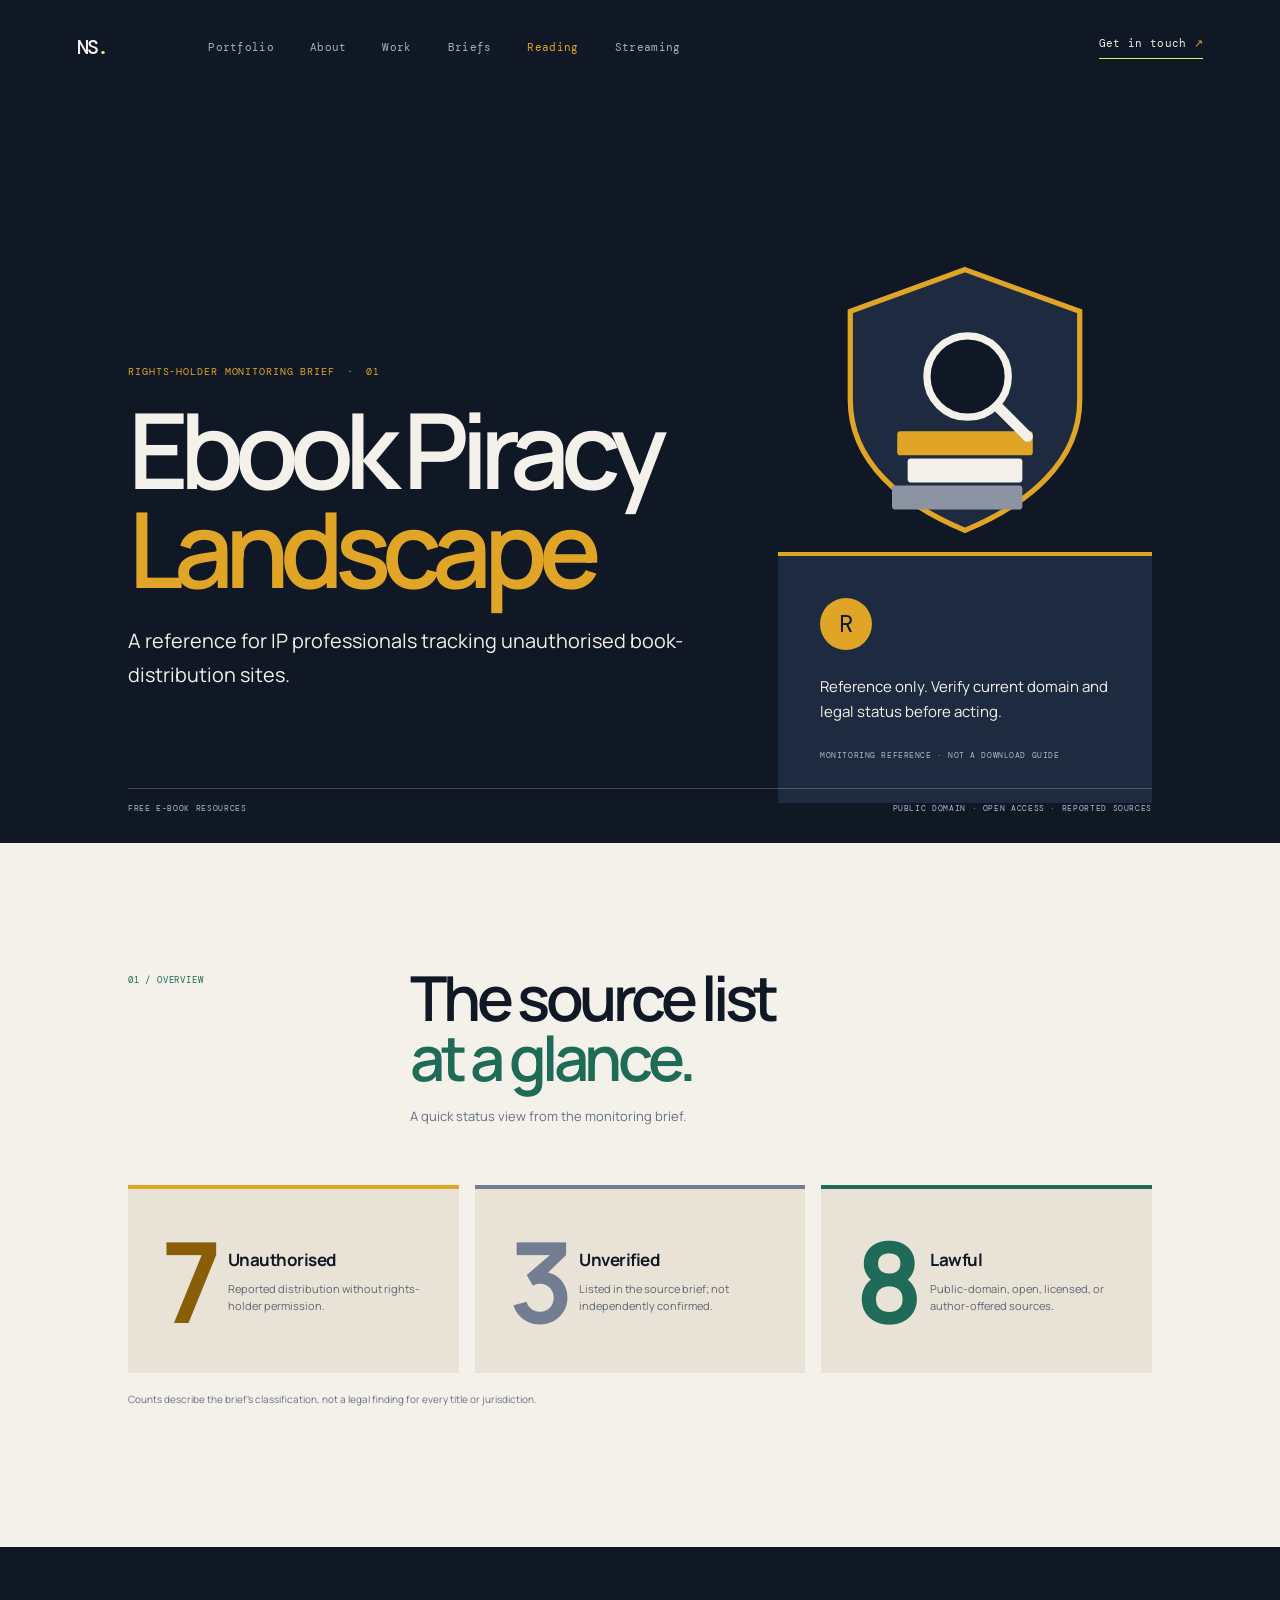
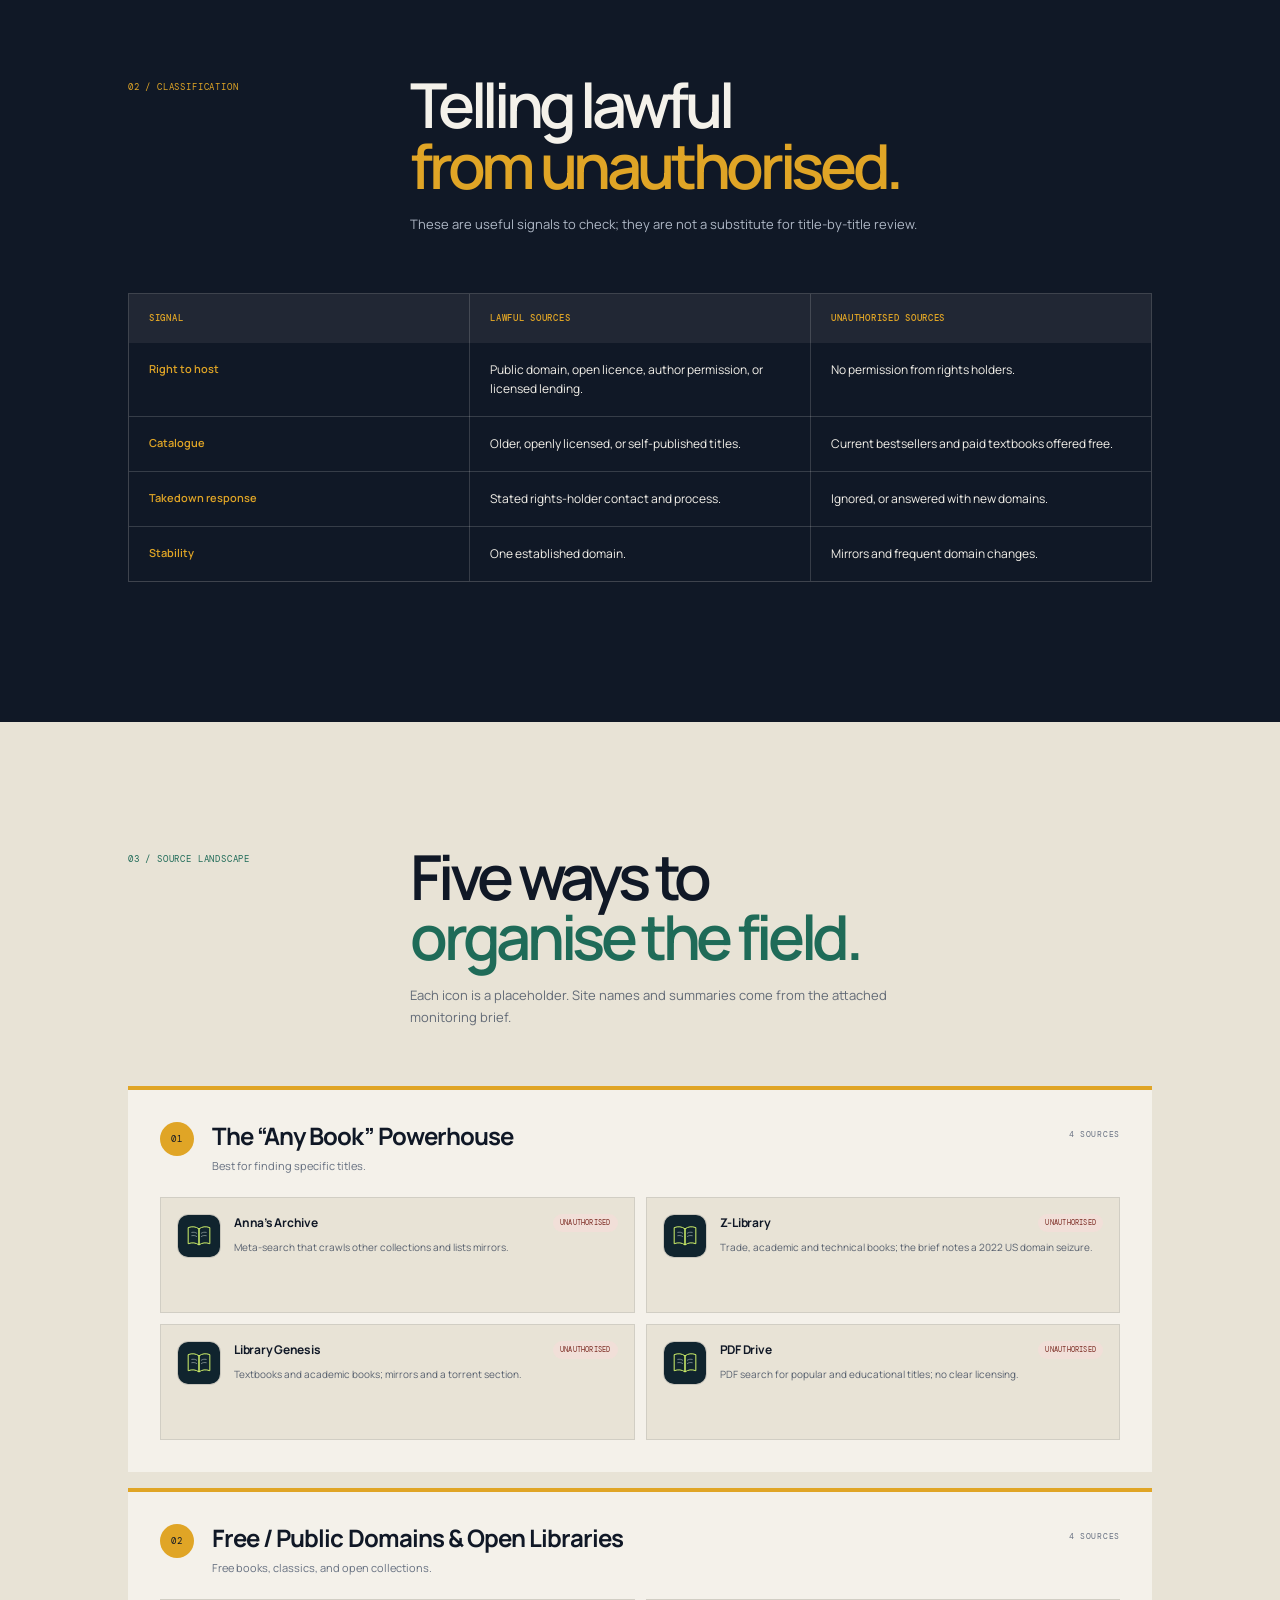
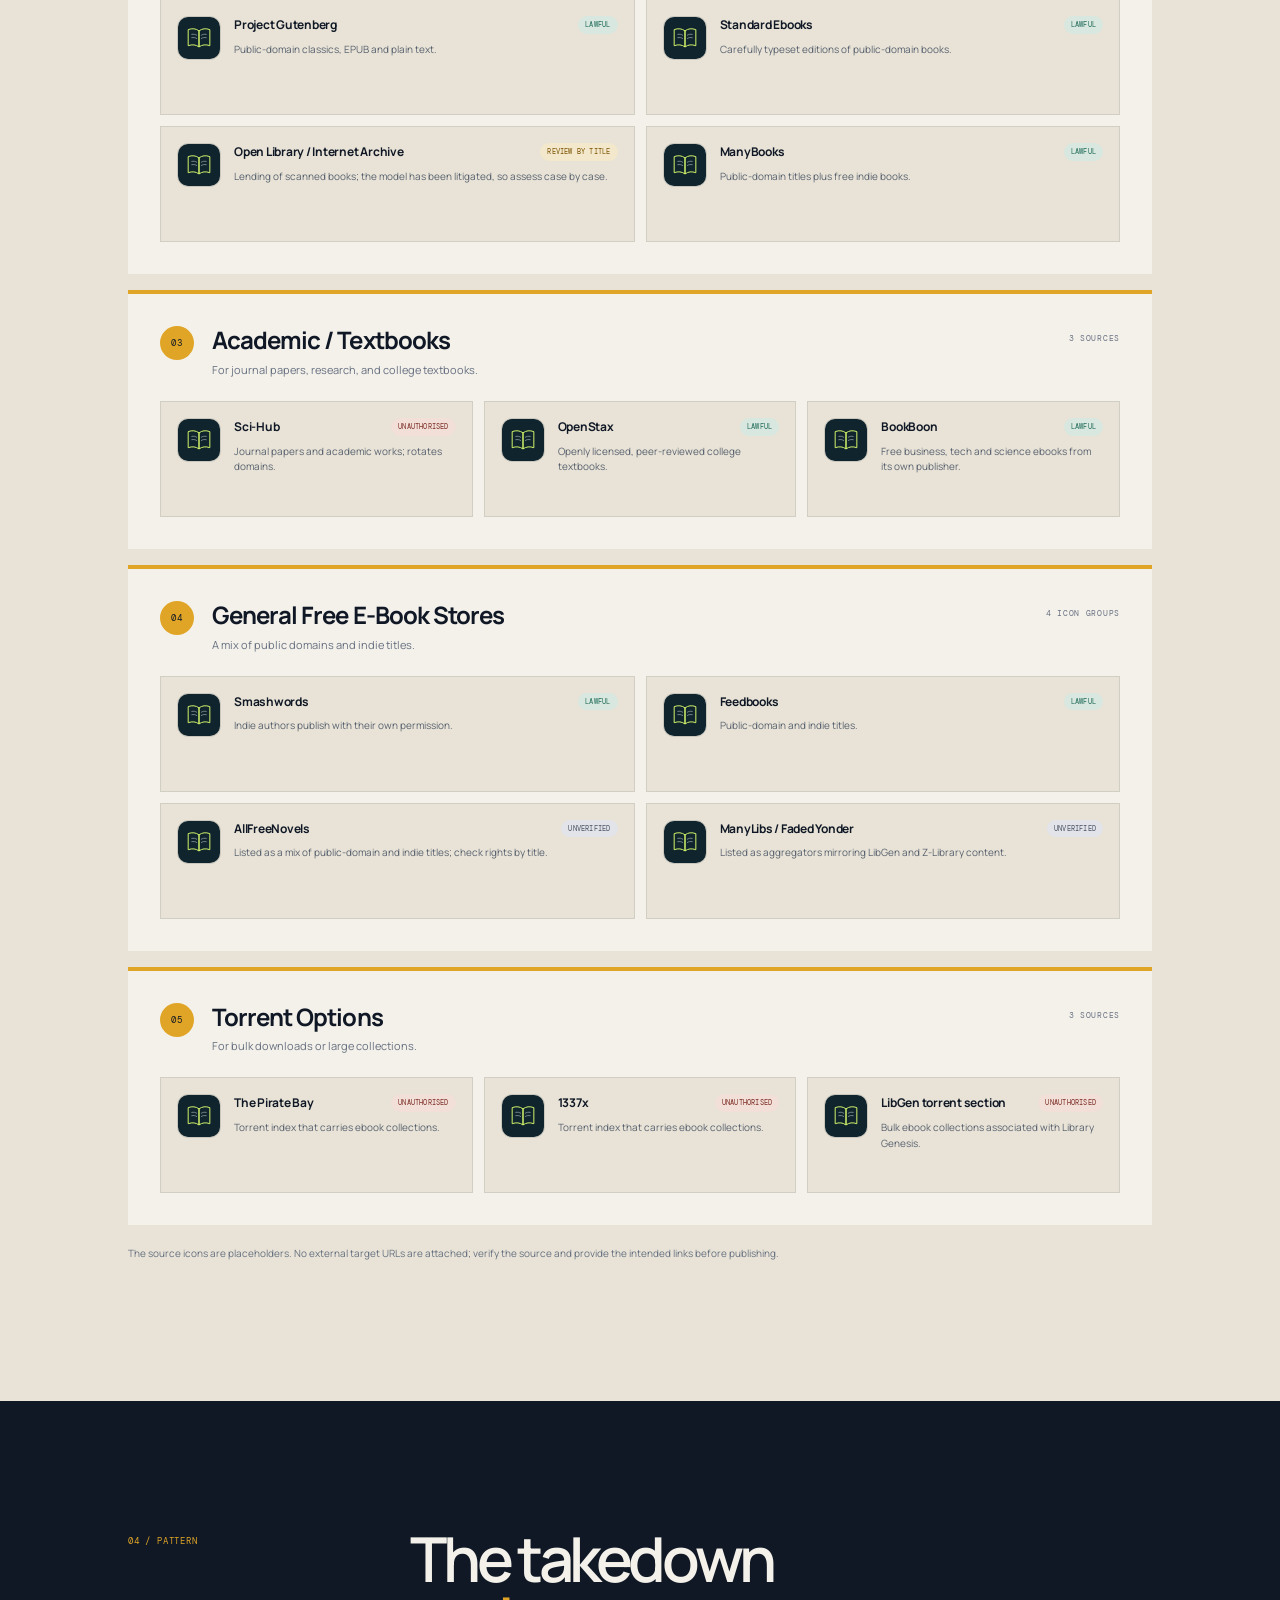
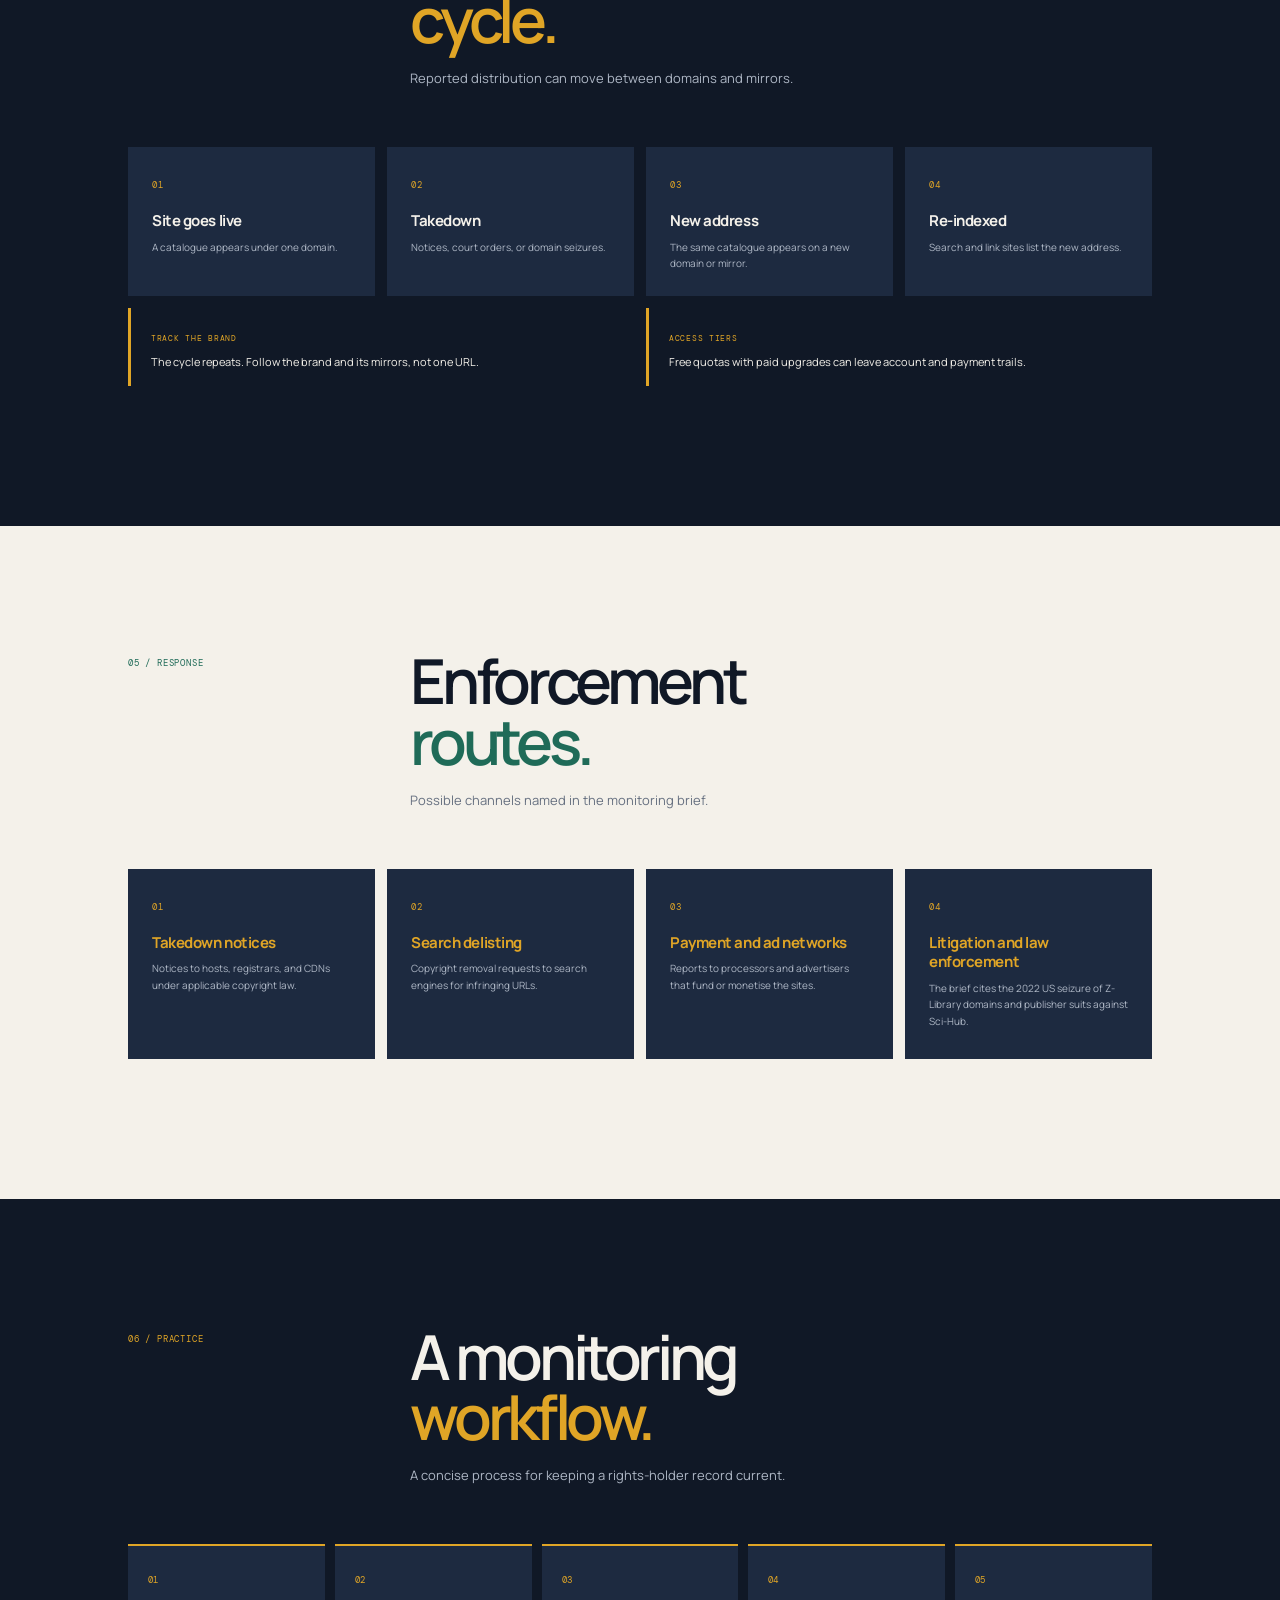
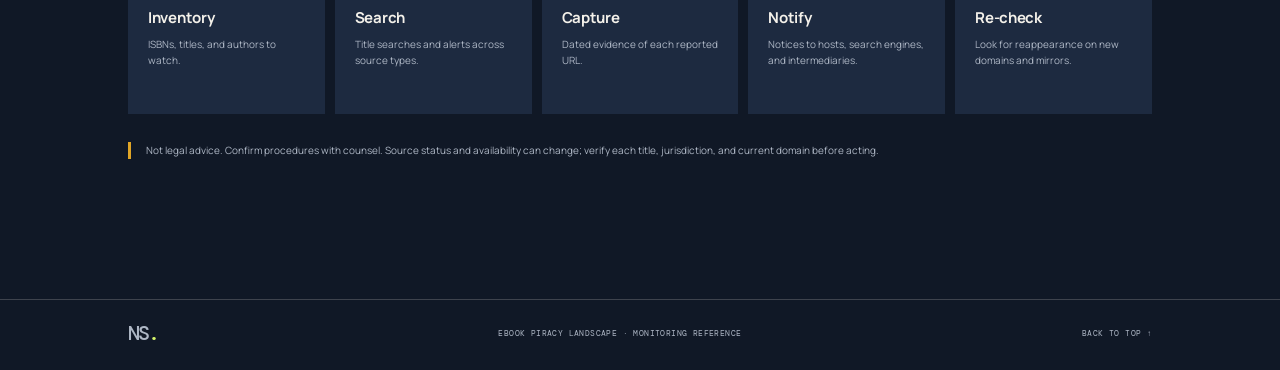
<file: briefs/reading/index.html>
<!doctype html>
<html lang="en">
  <head>
    <meta charset="UTF-8" />
    <meta name="viewport" content="width=device-width, initial-scale=1.0" />
    <meta name="description" content="A rights-holder monitoring brief on the ebook piracy landscape, source types, and enforcement workflows." />
    <meta name="theme-color" content="#101826" />
    <title>Ebook Piracy Landscape | Niyazalam Shaikh</title>
    <link rel="icon" type="image/svg+xml" href="/assets/images/favicon.svg" />
    <link rel="preconnect" href="https://fonts.googleapis.com" />
    <link rel="preconnect" href="https://fonts.gstatic.com" crossorigin />
    <link href="https://fonts.googleapis.com/css2?family=DM+Mono:wght@400;500&family=Manrope:wght@400;500;600;700;800&display=swap" rel="stylesheet" />
    <link rel="stylesheet" href="/assets/css/main.css" />
    <link rel="stylesheet" href="/assets/css/reading.css" />
  </head>
  <body id="top" class="reading-page">
    <header class="site-header reading-header">
      <a class="logo" href="/#home" aria-label="Niyazalam Shaikh home">NS<span>.</span></a>
      <button class="menu-toggle" type="button" aria-label="Toggle navigation" aria-expanded="false">
        <span></span><span></span>
      </button>
      <nav class="nav-links" aria-label="Main navigation">
        <a href="/#home">Portfolio</a>
        <a href="/#about">About</a>
        <a href="/#work">Work</a>
        <a href="/briefs/">Briefs</a>
        <a href="/briefs/reading/" aria-current="page">Reading</a>
        <a href="/briefs/streaming/">Streaming</a>
      </nav>
      <a class="header-cta reading-contact" href="/#contact">Get in touch <span aria-hidden="true">↗</span></a>
    </header>

    <main class="reading-main">
      <section class="brief-hero section-shell">
        <div class="hero-copy-block">
          <p class="eyebrow">Rights-holder monitoring brief <span>·</span> 01</p>
          <h1>Ebook Piracy<br /><em>Landscape</em></h1>
          <p class="brief-subtitle">A reference for IP professionals tracking unauthorised book-distribution sites.</p>
        </div>
        <aside class="hero-aside">
          <img class="hero-illustration" src="/assets/images/ebook-landscape-illustration.svg" alt="A shield and magnifying glass over a stack of books" />
          <div class="hero-reference">
            <span class="reference-mark" aria-hidden="true">R</span>
            <p>Reference only. Verify current domain and legal status before acting.</p>
            <small>Monitoring reference · Not a download guide</small>
          </div>
        </aside>
        <div class="hero-bottomline"><span>Free E-Book Resources</span><span>Public domain · Open access · Reported sources</span></div>
      </section>

      <section class="overview-section section-shell">
        <div class="section-heading">
          <p class="section-kicker">01 / Overview</p>
          <div><h2>The source list<br /><em>at a glance.</em></h2><p>A quick status view from the monitoring brief.</p></div>
        </div>
        <div class="status-counts">
          <article class="count-card count-unauthorized"><strong>7</strong><div><h3>Unauthorised</h3><p>Reported distribution without rights-holder permission.</p></div></article>
          <article class="count-card count-unverified"><strong>3</strong><div><h3>Unverified</h3><p>Listed in the source brief; not independently confirmed.</p></div></article>
          <article class="count-card count-lawful"><strong>8</strong><div><h3>Lawful</h3><p>Public-domain, open, licensed, or author-offered sources.</p></div></article>
        </div>
        <p class="overview-note">Counts describe the brief’s classification, not a legal finding for every title or jurisdiction.</p>
      </section>

      <section class="signals-section section-shell">
        <div class="section-heading">
          <p class="section-kicker">02 / Classification</p>
          <div><h2>Telling lawful<br /><em>from unauthorised.</em></h2><p>These are useful signals to check; they are not a substitute for title-by-title review.</p></div>
        </div>
        <div class="comparison-wrap">
          <table class="comparison-table">
            <thead><tr><th scope="col">Signal</th><th scope="col">Lawful sources</th><th scope="col">Unauthorised sources</th></tr></thead>
            <tbody>
              <tr><th scope="row">Right to host</th><td data-label="Lawful sources">Public domain, open licence, author permission, or licensed lending.</td><td data-label="Unauthorised sources">No permission from rights holders.</td></tr>
              <tr><th scope="row">Catalogue</th><td data-label="Lawful sources">Older, openly licensed, or self-published titles.</td><td data-label="Unauthorised sources">Current bestsellers and paid textbooks offered free.</td></tr>
              <tr><th scope="row">Takedown response</th><td data-label="Lawful sources">Stated rights-holder contact and process.</td><td data-label="Unauthorised sources">Ignored, or answered with new domains.</td></tr>
              <tr><th scope="row">Stability</th><td data-label="Lawful sources">One established domain.</td><td data-label="Unauthorised sources">Mirrors and frequent domain changes.</td></tr>
            </tbody>
          </table>
        </div>
      </section>

      <section id="resources" class="sources-section section-shell">
        <div class="section-heading source-heading">
          <p class="section-kicker">03 / Source landscape</p>
          <div><h2>Five ways to<br /><em>organise the field.</em></h2><p>Each icon is a placeholder. Site names and summaries come from the attached monitoring brief.</p></div>
        </div>

        <!-- Add rows by duplicating a .copy-record-text span inside that source entry’s hidden .source-copy-data block. -->
        <article class="source-category">
          <div class="category-heading"><span class="category-index">01</span><div><h3>The “Any Book” Powerhouse</h3><p>Best for finding specific titles.</p></div><span class="category-count">4 sources</span></div>
          <div class="source-grid">
            <a class="source-entry" href="#" data-placeholder-link aria-label="Placeholder link for Anna's Archive">
              <img src="/assets/images/read-icons/resource-placeholder.svg" alt="" /><div><div class="source-title-row"><h4>Anna’s Archive</h4><span class="status-pill status-unauthorized">Unauthorised</span></div><p>Meta-search that crawls other collections and lists mirrors.</p></div>
              <div class="source-copy-data" hidden>
                <span class="copy-record-text">annas-archive.pk</span>
                <span class="copy-record-text">annas-archive.gd</span>
                <span class="copy-record-text">annas-archive.gl </span>
                <span class="copy-record-text">annasarchive.info </span>
              </div>
            </a>
            <a class="source-entry" href="#" data-placeholder-link aria-label="Placeholder link for Z-Library">
              <img src="/assets/images/read-icons/resource-placeholder.svg" alt="" /><div><div class="source-title-row"><h4>Z-Library</h4><span class="status-pill status-unauthorized">Unauthorised</span></div><p>Trade, academic and technical books; the brief notes a 2022 US domain seizure.</p></div>
              <div class="source-copy-data" hidden>
                <span class="copy-record-text">z-lib.sk </span>
                <span class="copy-record-text">bookszlibb74ugqojhzhg2a63w5i2atv5bqarulgczawnbmsb6s6qead.onion </span>
                <span class="copy-record-text">loginzlib2vrak5zzpcocc3ouizykn6k5qecgj2tzlnab5wcbqhembyd.onion </span>
              </div>
            </a>
            <a class="source-entry" href="#" data-placeholder-link aria-label="Placeholder link for Library Genesis">
              <img src="/assets/images/read-icons/resource-placeholder.svg" alt="" /><div><div class="source-title-row"><h4>Library Genesis</h4><span class="status-pill status-unauthorized">Unauthorised</span></div><p>Textbooks and academic books; mirrors and a torrent section.</p></div>
              <div class="source-copy-data" hidden>
                <span class="copy-record-text">libgen.pw </span>
                <span class="copy-record-text">libgen.bz </span>
                <span class="copy-record-text">randombook.org </span>
                <span class="copy-record-text">open-slum.org </span>
              </div>
            </a>
            <a class="source-entry" href="#" data-placeholder-link aria-label="Placeholder link for PDF Drive">
              <img src="/assets/images/read-icons/resource-placeholder.svg" alt="" /><div><div class="source-title-row"><h4>PDF Drive</h4><span class="status-pill status-unauthorized">Unauthorised</span></div><p>PDF search for popular and educational titles; no clear licensing.</p></div>
              <div class="source-copy-data" hidden>
                <span class="copy-record-text">pdfdrive.com </span>
              </div>
            </a>
          </div>
        </article>

        <article class="source-category">
          <div class="category-heading"><span class="category-index">02</span><div><h3>Free / Public Domains &amp; Open Libraries</h3><p>Free books, classics, and open collections.</p></div><span class="category-count">4 sources</span></div>
          <div class="source-grid">
            <a class="source-entry" href="#" data-placeholder-link aria-label="Placeholder link for Project Gutenberg">
              <img src="/assets/images/read-icons/resource-placeholder.svg" alt="" /><div><div class="source-title-row"><h4>Project Gutenberg</h4><span class="status-pill status-lawful">Lawful</span></div><p>Public-domain classics, EPUB and plain text.</p></div>
              <div class="source-copy-data" hidden>
                <span class="copy-record-text">gutenberg.org </span>
              </div>
            </a>
            <a class="source-entry" href="#" data-placeholder-link aria-label="Placeholder link for Standard Ebooks">
              <img src="/assets/images/read-icons/resource-placeholder.svg" alt="" /><div><div class="source-title-row"><h4>Standard Ebooks</h4><span class="status-pill status-lawful">Lawful</span></div><p>Carefully typeset editions of public-domain books.</p></div>
              <div class="source-copy-data" hidden>
                <span class="copy-record-text">standardebooks.org </span>
              </div>
            </a>
            <a class="source-entry" href="#" data-placeholder-link aria-label="Placeholder link for Open Library and Internet Archive">
              <img src="/assets/images/read-icons/resource-placeholder.svg" alt="" /><div><div class="source-title-row"><h4>Open Library / Internet Archive</h4><span class="status-pill status-review">Review by title</span></div><p>Lending of scanned books; the model has been litigated, so assess case by case.</p></div>
              <div class="source-copy-data" hidden>
                <span class="copy-record-text">openlibrary.org </span>
                <span class="copy-record-text">archive.org </span>
                <span class="copy-record-text">archivep75mbjunhxc6x4j5mwjmomyxb573v42baldlqu56ruil2oiad.onion </span>
              </div>
            </a>
            <a class="source-entry" href="#" data-placeholder-link aria-label="Placeholder link for ManyBooks">
              <img src="/assets/images/read-icons/resource-placeholder.svg" alt="" /><div><div class="source-title-row"><h4>ManyBooks</h4><span class="status-pill status-lawful">Lawful</span></div><p>Public-domain titles plus free indie books.</p></div>
              <div class="source-copy-data" hidden>
                <span class="copy-record-text">manybooks.net </span>
              </div>
            </a>
          </div>
        </article>

        <article class="source-category">
          <div class="category-heading"><span class="category-index">03</span><div><h3>Academic / Textbooks</h3><p>For journal papers, research, and college textbooks.</p></div><span class="category-count">3 sources</span></div>
          <div class="source-grid source-grid-three">
            <a class="source-entry" href="#" data-placeholder-link aria-label="Placeholder link for Sci-Hub">
              <img src="/assets/images/read-icons/resource-placeholder.svg" alt="" /><div><div class="source-title-row"><h4>Sci-Hub</h4><span class="status-pill status-unauthorized">Unauthorised</span></div><p>Journal papers and academic works; rotates domains.</p></div>
              <div class="source-copy-data" hidden>
                <span class="copy-record-text">sci-hub.ru </span>
                <span class="copy-record-text">sci-hub.su </span>
                <span class="copy-record-text">sci-hub.st </span>
                <span class="copy-record-text">sci-hub.red </span>
                <span class="copy-record-text">sci-hub.box </span>
              </div>
            </a>
            <a class="source-entry" href="#" data-placeholder-link aria-label="Placeholder link for OpenStax">
              <img src="/assets/images/read-icons/resource-placeholder.svg" alt="" /><div><div class="source-title-row"><h4>OpenStax</h4><span class="status-pill status-lawful">Lawful</span></div><p>Openly licensed, peer-reviewed college textbooks.</p></div>
              <div class="source-copy-data" hidden>
                <span class="copy-record-text">openstax.org </span>
              </div>
            </a>
            <a class="source-entry" href="#" data-placeholder-link aria-label="Placeholder link for BookBoon">
              <img src="/assets/images/read-icons/resource-placeholder.svg" alt="" /><div><div class="source-title-row"><h4>BookBoon</h4><span class="status-pill status-lawful">Lawful</span></div><p>Free business, tech and science ebooks from its own publisher.</p></div>
              <div class="source-copy-data" hidden>
                <span class="copy-record-text">bookboon.com </span>
              </div>
            </a>
          </div>
        </article>

        <article class="source-category">
          <div class="category-heading"><span class="category-index">04</span><div><h3>General Free E-Book Stores</h3><p>A mix of public domains and indie titles.</p></div><span class="category-count">4 icon groups</span></div>
          <div class="source-grid">
            <a class="source-entry" href="#" data-placeholder-link aria-label="Placeholder link for Smashwords">
              <img src="/assets/images/read-icons/resource-placeholder.svg" alt="" /><div><div class="source-title-row"><h4>Smashwords</h4><span class="status-pill status-lawful">Lawful</span></div><p>Indie authors publish with their own permission.</p></div>
              <div class="source-copy-data" hidden>
                <span class="copy-record-text">smashwords.com </span>
              </div>
            </a>
            <a class="source-entry" href="#" data-placeholder-link aria-label="Placeholder link for Feedbooks">
              <img src="/assets/images/read-icons/resource-placeholder.svg" alt="" /><div><div class="source-title-row"><h4>Feedbooks</h4><span class="status-pill status-lawful">Lawful</span></div><p>Public-domain and indie titles.</p></div>
              <div class="source-copy-data" hidden>
                <span class="copy-record-text">feedbooks.com </span>
              </div>
            </a>
            <a class="source-entry" href="#" data-placeholder-link aria-label="Placeholder link for AllFreeNovels">
              <img src="/assets/images/read-icons/resource-placeholder.svg" alt="" /><div><div class="source-title-row"><h4>AllFreeNovels</h4><span class="status-pill status-unverified">Unverified</span></div><p>Listed as a mix of public-domain and indie titles; check rights by title.</p></div>
              <div class="source-copy-data" hidden>
                <span class="copy-record-text">allfreenovel.com </span>
              </div>
            </a>
            <a class="source-entry" href="#" data-placeholder-link aria-label="Placeholder link for ManyLibs and Faded Yonder">
              <img src="/assets/images/read-icons/resource-placeholder.svg" alt="" /><div><div class="source-title-row"><h4>ManyLibs / Faded Yonder</h4><span class="status-pill status-unverified">Unverified</span></div><p>Listed as aggregators mirroring LibGen and Z-Library content.</p></div>
              <div class="source-copy-data" hidden>
                <span class="copy-record-text">ManyLibs / Faded Yonder — Listed as aggregators mirroring LibGen and Z-Library content.</span>
              </div>
            </a>
          </div>
        </article>

        <article class="source-category">
          <div class="category-heading"><span class="category-index">05</span><div><h3>Torrent Options</h3><p>For bulk downloads or large collections.</p></div><span class="category-count">3 sources</span></div>
          <div class="source-grid source-grid-three">
            <a class="source-entry" href="#" data-placeholder-link aria-label="Placeholder link for The Pirate Bay">
              <img src="/assets/images/read-icons/resource-placeholder.svg" alt="" /><div><div class="source-title-row"><h4>The Pirate Bay</h4><span class="status-pill status-unauthorized">Unauthorised</span></div><p>Torrent index that carries ebook collections.</p></div>
              <div class="source-copy-data" hidden>
                <span class="copy-record-text">thepiratebay.org </span>
              </div>
            </a>
            <a class="source-entry" href="#" data-placeholder-link aria-label="Placeholder link for 1337x">
              <img src="/assets/images/read-icons/resource-placeholder.svg" alt="" /><div><div class="source-title-row"><h4>1337x</h4><span class="status-pill status-unauthorized">Unauthorised</span></div><p>Torrent index that carries ebook collections.</p></div>
              <div class="source-copy-data" hidden>
                <span class="copy-record-text">1337x.to /span>
              </div>
            </a>
            <a class="source-entry" href="#" data-placeholder-link aria-label="Placeholder link for LibGen torrent section">
              <img src="/assets/images/read-icons/resource-placeholder.svg" alt="" /><div><div class="source-title-row"><h4>LibGen torrent section</h4><span class="status-pill status-unauthorized">Unauthorised</span></div><p>Bulk ebook collections associated with Library Genesis.</p></div>
              <div class="source-copy-data" hidden>
                <span class="copy-record-text">LibGen torrent section — Bulk ebook collections associated with Library Genesis.</span>
              </div>
            </a>
          </div>
        </article>
        <p class="source-note">The source icons are placeholders. No external target URLs are attached; verify the source and provide the intended links before publishing.</p>
      </section>

      <section class="cycle-section section-shell">
        <div class="section-heading">
          <p class="section-kicker">04 / Pattern</p>
          <div><h2>The takedown<br /><em>cycle.</em></h2><p>Reported distribution can move between domains and mirrors.</p></div>
        </div>
        <div class="cycle-grid">
          <article><span>01</span><h3>Site goes live</h3><p>A catalogue appears under one domain.</p></article>
          <article><span>02</span><h3>Takedown</h3><p>Notices, court orders, or domain seizures.</p></article>
          <article><span>03</span><h3>New address</h3><p>The same catalogue appears on a new domain or mirror.</p></article>
          <article><span>04</span><h3>Re-indexed</h3><p>Search and link sites list the new address.</p></article>
        </div>
        <div class="cycle-callouts">
          <article><span class="callout-label">Track the brand</span><p>The cycle repeats. Follow the brand and its mirrors, not one URL.</p></article>
          <article><span class="callout-label">Access tiers</span><p>Free quotas with paid upgrades can leave account and payment trails.</p></article>
        </div>
      </section>

      <section class="enforcement-section section-shell">
        <div class="section-heading">
          <p class="section-kicker">05 / Response</p>
          <div><h2>Enforcement<br /><em>routes.</em></h2><p>Possible channels named in the monitoring brief.</p></div>
        </div>
        <div class="enforcement-grid">
          <article><span>01</span><h3>Takedown notices</h3><p>Notices to hosts, registrars, and CDNs under applicable copyright law.</p></article>
          <article><span>02</span><h3>Search delisting</h3><p>Copyright removal requests to search engines for infringing URLs.</p></article>
          <article><span>03</span><h3>Payment and ad networks</h3><p>Reports to processors and advertisers that fund or monetise the sites.</p></article>
          <article><span>04</span><h3>Litigation and law enforcement</h3><p>The brief cites the 2022 US seizure of Z-Library domains and publisher suits against Sci-Hub.</p></article>
        </div>
      </section>

      <section class="workflow-section section-shell">
        <div class="section-heading">
          <p class="section-kicker">06 / Practice</p>
          <div><h2>A monitoring<br /><em>workflow.</em></h2><p>A concise process for keeping a rights-holder record current.</p></div>
        </div>
        <ol class="workflow-list">
          <li><span>01</span><div><h3>Inventory</h3><p>ISBNs, titles, and authors to watch.</p></div></li>
          <li><span>02</span><div><h3>Search</h3><p>Title searches and alerts across source types.</p></div></li>
          <li><span>03</span><div><h3>Capture</h3><p>Dated evidence of each reported URL.</p></div></li>
          <li><span>04</span><div><h3>Notify</h3><p>Notices to hosts, search engines, and intermediaries.</p></div></li>
          <li><span>05</span><div><h3>Re-check</h3><p>Look for reappearance on new domains and mirrors.</p></div></li>
        </ol>
        <p class="legal-note">Not legal advice. Confirm procedures with counsel. Source status and availability can change; verify each title, jurisdiction, and current domain before acting.</p>
      </section>
    </main>

    <dialog class="source-copy-dialog" id="source-copy-dialog" aria-labelledby="source-copy-title">
      <div class="copy-dialog-header">
        <div><p>Source details</p><h2 id="source-copy-title">Copy records</h2></div>
        <button class="copy-dialog-close" type="button" aria-label="Close source details">×</button>
      </div>
      <div class="copy-record-list" id="copy-record-list"></div>
    </dialog>

    <footer class="reading-footer section-shell">
      <a class="logo" href="/#home" aria-label="Niyazalam Shaikh home">NS<span>.</span></a>
      <span>Ebook Piracy Landscape · Monitoring reference</span>
      <a href="#top">Back to top ↑</a>
    </footer>

    <script src="/assets/js/app.js"></script>
    <script>
      const sourceCopyDialog = document.querySelector('#source-copy-dialog');
      const copyRecordList = document.querySelector('#copy-record-list');
      const closeSourceDialog = document.querySelector('.copy-dialog-close');

      document.querySelectorAll('.source-entry').forEach((entry) => {
        entry.addEventListener('click', (event) => {
          event.preventDefault();
          const sourceName = entry.querySelector('h4')?.textContent.trim() || 'Source';
          const summary = entry.querySelector('p')?.textContent.trim() || '';
          const records = [...entry.querySelectorAll('.source-copy-data .copy-record-text')]
            .map((record) => record.textContent.trim())
            .filter(Boolean);
          if (!records.length) records.push(`${sourceName} — ${summary}`);

          copyRecordList.replaceChildren(...records.map((recordText) => {
            const row = document.createElement('div');
            row.className = 'copy-record-row';

            const text = document.createElement('p');
            text.className = 'copy-record-value';
            text.textContent = recordText;

            const button = document.createElement('button');
            button.className = 'copy-dialog-action';
            button.type = 'button';
            button.innerHTML = '<span>Copy</span><b aria-hidden="true">⧉</b>';

            const status = document.createElement('span');
            status.className = 'copy-record-status';
            status.setAttribute('aria-live', 'polite');

            row.append(text, button, status);
            return row;
          }));
          sourceCopyDialog.showModal();
        });
      });

      closeSourceDialog.addEventListener('click', () => sourceCopyDialog.close());
      sourceCopyDialog.addEventListener('click', (event) => {
        if (event.target === sourceCopyDialog) sourceCopyDialog.close();
      });

      copyRecordList.addEventListener('click', async (event) => {
        const button = event.target.closest('.copy-dialog-action');
        if (!button) return;

        const row = button.closest('.copy-record-row');
        const recordText = row.querySelector('.copy-record-value').textContent;
        const status = row.querySelector('.copy-record-status');

        try {
          if (navigator.clipboard?.writeText) {
            await navigator.clipboard.writeText(recordText);
          } else {
            throw new Error('Clipboard API unavailable');
          }
          status.textContent = 'Copied';
        } catch {
          const fallback = document.createElement('textarea');
          fallback.value = recordText;
          fallback.style.position = 'fixed';
          fallback.style.opacity = '0';
          document.body.append(fallback);
          fallback.select();
          const copied = document.execCommand('copy');
          fallback.remove();
          status.textContent = copied ? 'Copied' : 'Select text to copy';
        }
      });
    </script>
  </body>
</html>
</file>
<file: assets/css/main.css>
:root {
  --ink: #07131b;
  --ink-soft: #10242e;
  --paper: #e9ede7;
  --muted: #a7b3b1;
  --lime: #d5f66b;
  --line: rgba(233, 237, 231, .18);
  --mono: "DM Mono", ui-monospace, monospace;
  --sans: "Manrope", Arial, sans-serif;
  color-scheme: dark;
}

* { box-sizing: border-box; }
html { scroll-behavior: smooth; }
html[data-theme="light"] { color-scheme: light; }
body { background: var(--ink); color: var(--paper); font-family: var(--sans); margin: 0; overflow-x: hidden; }
a { color: inherit; text-decoration: none; }

.page-glow { border-radius: 50%; filter: blur(1px); opacity: .3; pointer-events: none; position: absolute; }
.glow-one { background: #34594e; height: 410px; right: -160px; top: 80px; width: 410px; }
.glow-two { background: #284e47; height: 260px; left: -160px; top: 1200px; width: 260px; }
.site-header { align-items: center; display: flex; height: 94px; justify-content: space-between; left: 0; padding: 0 clamp(24px, 6vw, 104px); position: absolute; right: 0; top: 0; z-index: 3; }
.logo { font-family: var(--mono); font-size: 20px; font-weight: 500; letter-spacing: -.1em; }
.logo span, .header-cta span { color: var(--lime); }
.nav-links { display: flex; gap: clamp(18px, 2.8vw, 46px); margin-left: 9%; }
.nav-links a, .social-links a, .header-cta { color: var(--muted); font-family: var(--mono); font-size: 11px; letter-spacing: .03em; transition: color .2s ease; }
.nav-links a:hover, .social-links a:hover, .header-cta:hover { color: var(--lime); }
.social-links { display: flex; gap: 16px; margin-left: auto; margin-right: 28px; }
.social-links a { align-items: center; display: inline-flex; justify-content: center; }
.social-links svg { fill: currentColor; height: 17px; transition: transform .2s ease; width: 17px; }
.social-links a:hover svg { transform: translateY(-2px); }
.social-links .fiverr-link { font-size: 14px; font-weight: 800; letter-spacing: -.08em; line-height: 1; }
.social-links .fiverr-link span { color: var(--lime); }
.header-cta { background: transparent; border: 0; border-bottom: 1px solid var(--lime); color: var(--paper); cursor: pointer; padding: 0 0 8px; }
.theme-toggle {
  align-items: center;
  background: transparent;
  border: 1px solid var(--line);
  border-radius: 50%;
  color: var(--paper);
  cursor: pointer;
  display: inline-flex;
  flex: 0 0 38px;
  height: 38px;
  justify-content: center;
  margin-left: 16px;
  padding: 0;
  transition: background .2s ease, border-color .2s ease, color .2s ease, transform .2s ease;
  width: 38px;
}
.theme-toggle:hover { background: var(--lime); border-color: var(--lime); color: var(--ink); transform: rotate(-8deg); }
.theme-toggle:focus-visible { outline: 2px solid var(--lime); outline-offset: 3px; }
.theme-toggle svg { fill: none; height: 17px; stroke: currentColor; stroke-linecap: round; stroke-linejoin: round; stroke-width: 1.7; width: 17px; }
.theme-toggle .theme-icon-moon { display: none; }
html[data-theme="light"] .theme-toggle .theme-icon-sun { display: none; }
html[data-theme="light"] .theme-toggle .theme-icon-moon { display: block; }
.menu-toggle { display: none; }

.resume-dialog { background: transparent; border: 0; height: min(90vh, 900px); max-height: none; max-width: min(1100px, 92vw); padding: 0; width: 92vw; }
.resume-dialog::backdrop { background: rgba(7, 19, 27, .82); backdrop-filter: blur(5px); }
.resume-dialog-content { background: var(--paper); box-shadow: 0 20px 70px rgba(0, 0, 0, .45); display: flex; flex-direction: column; height: 100%; }
.resume-dialog-header { align-items: center; background: var(--ink-soft); color: var(--paper); display: flex; justify-content: space-between; min-height: 58px; padding: 12px 16px 12px 22px; }
.resume-dialog-header h2 { font-family: var(--mono); font-size: 11px; font-weight: 400; letter-spacing: .04em; line-height: 1.4; }
.resume-dialog-close { background: transparent; border: 1px solid rgba(233, 237, 231, .4); color: var(--paper); cursor: pointer; font-size: 25px; height: 32px; line-height: .8; padding: 0 0 3px; transition: background .2s, color .2s; width: 32px; }
.resume-dialog-close:hover { background: var(--lime); color: var(--ink); }
.resume-dialog iframe { border: 0; flex: 1; min-height: 0; width: 100%; }
.section-shell { margin: auto; max-width: 1440px; padding-left: clamp(24px, 10vw, 166px); padding-right: clamp(24px, 10vw, 166px); }

.hero { display: flex; flex-direction: column; min-height: 100vh; padding-bottom: 42px; padding-top: clamp(168px, 20vh, 224px); position: relative; }
.eyebrow { color: var(--lime); font-family: var(--mono); font-size: 11px; letter-spacing: .12em; margin: 0 0 18px; text-transform: uppercase; }
.hero h1 { font-size: clamp(64px, 10vw, 150px); font-weight: 700; letter-spacing: -.085em; line-height: .82; margin: 0; max-width: 950px; }
.hero h1 .type-last, .contact h2 span { color: var(--lime); }
.type-line { display: inline-block; min-height: .9em; position: relative; }
.type-line.typing::after { animation: blink-caret .7s steps(1) infinite; background: currentColor; bottom: .05em; content: ""; height: .75em; margin-left: .08em; position: absolute; width: 2px; }
@keyframes blink-caret { 50% { opacity: 0; } }
.hero-bottom { align-items: end; display: flex; gap: 50px; justify-content: space-between; margin-top: clamp(65px, 11vh, 120px); max-width: 930px; }
.hero-copy { color: var(--muted); font-size: clamp(15px, 1.5vw, 20px); font-weight: 500; line-height: 1.65; margin: 0; max-width: 380px; }
.circle-link { align-items: center; border: 1px solid var(--line); border-radius: 50%; display: flex; flex: 0 0 auto; height: 118px; justify-content: center; position: relative; transition: background .25s, color .25s; width: 118px; }
.circle-link:hover { background: var(--lime); color: var(--ink); }
.circle-link span { font-family: var(--mono); font-size: 10px; line-height: 1.5; text-transform: uppercase; }
.circle-link b { bottom: 14px; font-size: 16px; font-weight: 400; position: absolute; right: 19px; }
.hero-meta { border-top: 1px solid var(--line); color: var(--muted); display: flex; font-family: var(--mono); font-size: 10px; justify-content: space-between; letter-spacing: .08em; margin-top: auto; padding-top: 22px; text-transform: uppercase; }
.status { color: var(--paper); }
.status i { background: var(--lime); border-radius: 50%; display: inline-block; height: 6px; margin: 0 8px 1px 0; width: 6px; }

.content-section { padding-bottom: clamp(110px, 16vh, 210px); padding-top: 50px; }
.section-label { align-items: center; color: var(--muted); display: flex; font-family: var(--mono); font-size: 10px; gap: 15px; letter-spacing: .12em; margin-bottom: clamp(46px, 7vw, 96px); text-transform: uppercase; }
.section-label::after { background: var(--line); content: ""; height: 1px; max-width: 195px; width: 16vw; }
.section-label span { color: var(--lime); }
.about-grid { display: grid; gap: 5%; grid-template-columns: 1.15fr .7fr .42fr; }
h2 { font-size: clamp(40px, 5vw, 74px); font-weight: 600; letter-spacing: -.075em; line-height: .97; margin: 0; }
h2 em { color: var(--lime); font-style: normal; }
.about-text { color: var(--muted); font-size: 15px; line-height: 1.8; padding-top: 8px; }
.about-text p { margin: 0 0 23px; }
.personal-note { border-left: 1px solid var(--lime); color: var(--paper); font-size: 13px; line-height: 1.75; margin-top: 31px !important; padding-left: 16px; }
.personal-note a { color: var(--lime); font-family: var(--mono); font-size: 10px; letter-spacing: .04em; text-transform: uppercase; white-space: nowrap; }
.personal-note a:hover { color: var(--paper); }
.text-link { border-bottom: 1px solid var(--lime); color: var(--paper); display: inline-block; font-family: var(--mono); font-size: 11px; margin-top: 15px; padding-bottom: 8px; }
.text-link span { color: var(--lime); padding-left: 7px; }
.about-photo { align-self: start; isolation: isolate; margin: 0; position: relative; }
.about-photo::before { border: 1px solid var(--lime); content: ""; inset: 12px -12px -12px 12px; position: absolute; z-index: -1; }
.about-photo img { aspect-ratio: .82; display: block; filter: saturate(.8) contrast(1.04); object-fit: cover; object-position: center 32%; width: 100%; }
.about-photo figcaption { color: var(--paper); font-family: var(--mono); font-size: 9px; letter-spacing: .05em; line-height: 1.6; margin-top: 18px; text-transform: uppercase; }
.about-photo figcaption span { color: var(--muted); }

.featured-project { border-top: 1px solid var(--line); display: grid; gap: 25px; grid-template-columns: .28fr 1fr .9fr; padding: 30px 0 34px; transition: border-color .2s ease; }
.featured-project:hover { border-color: var(--lime); }
.project-index, .project-kicker, .project-detail > p, .tech-list, .project-note { color: var(--muted); font-family: var(--mono); font-size: 10px; letter-spacing: .08em; text-transform: uppercase; }
.project-kicker { color: var(--lime); margin: 1px 0 17px; }
.project-main h2 { font-size: clamp(46px, 6vw, 85px); letter-spacing: -.1em; }
.project-main h2 span { color: var(--lime); }
.project-summary { color: var(--muted); font-size: 15px; line-height: 1.7; margin: 22px 0 26px; max-width: 430px; }
.project-actions { align-items: center; display: flex; flex-wrap: wrap; gap: 17px; }
.button { background: var(--lime); color: var(--ink); font-family: var(--mono); font-size: 10px; letter-spacing: .05em; padding: 14px 16px; text-transform: uppercase; transition: transform .2s, background .2s; }
.button:hover { background: var(--paper); transform: translateY(-3px); }
.button span { padding-left: 9px; }
.project-link { border-bottom: 1px solid var(--lime); color: var(--paper); font-family: var(--mono); font-size: 10px; letter-spacing: .05em; padding-bottom: 6px; text-transform: uppercase; }
.project-link:hover { color: var(--lime); }
.project-detail { align-self: end; }
.project-detail > p { color: var(--paper); margin: 0 0 20px; }
.project-detail ul { color: var(--muted); font-size: 13px; line-height: 1.65; list-style: none; margin: 0 0 25px; padding: 0; }
.project-detail li { border-bottom: 1px solid rgba(233,237,231,.1); padding: 9px 0 9px 16px; position: relative; }
.project-detail li::before { color: var(--lime); content: "↗"; font-size: 10px; left: 0; position: absolute; }
.tech-list { display: flex; flex-wrap: wrap; gap: 8px 17px; line-height: 1.5; }
.tech-list span { color: var(--lime); }

.skills { background: var(--paper); color: var(--ink); max-width: none; padding-bottom: clamp(110px, 15vh, 190px); padding-top: clamp(100px, 12vw, 165px); }
.skills .section-label { color: #60706c; }
.skills .section-label::after { background: rgba(7,19,27,.18); }
.skills .section-label span { color: #0b7162; }
.skills-layout { display: grid; gap: 10%; grid-template-columns: .83fr 1.17fr; }
.skills h2 { max-width: 480px; }
.skills h2 em { color: #0b7162; }
.skill-groups { display: grid; grid-template-columns: repeat(2, 1fr); gap: 48px 38px; }
.skill-group { border-top: 1px solid rgba(7,19,27,.22); padding-top: 14px; }
.skill-group p { color: #5e6b68; font-family: var(--mono); font-size: 10px; letter-spacing: .1em; margin: 0 0 18px; text-transform: uppercase; }
.skill-group div { display: flex; flex-wrap: wrap; gap: 8px; }
.skill-group span { border: 1px solid rgba(7,19,27,.22); border-radius: 30px; font-size: 12px; padding: 8px 11px; }

.journey-list { border-top: 1px solid var(--line); }
.journey-list article { align-items: start; border-bottom: 1px solid var(--line); display: grid; gap: 25px; grid-template-columns: .36fr 1fr auto; padding: 28px 0; }
.journey-year { color: var(--lime); font-family: var(--mono); font-size: 10px; letter-spacing: .06em; margin: 6px 0 0; }
.journey h3 { font-size: clamp(17px, 2vw, 24px); font-weight: 600; letter-spacing: -.04em; margin: 0 0 8px; }
.journey article div p { color: var(--muted); font-size: 13px; line-height: 1.6; margin: 0; max-width: 590px; }
.journey strong { color: var(--lime); font-family: var(--mono); font-size: 25px; font-weight: 400; text-align: right; }
.journey small { color: var(--muted); display: block; font-size: 8px; letter-spacing: .09em; margin-top: 4px; text-transform: uppercase; }

.contact { min-height: 84vh; padding-bottom: 35px; padding-top: clamp(125px, 18vh, 220px); }
.contact h2 { font-size: clamp(46px, 7vw, 104px); }
.contact-email { border-bottom: 1px solid var(--lime); color: var(--lime); display: inline-block; font-size: clamp(17px, 2.2vw, 28px); letter-spacing: -.04em; margin-top: clamp(55px, 8vh, 92px); padding-bottom: 12px; }
.contact-email span { font-family: var(--mono); font-size: .85em; padding-left: 12px; }
.contact-footer { border-top: 1px solid var(--line); color: var(--muted); display: flex; font-family: var(--mono); font-size: 10px; justify-content: space-between; letter-spacing: .04em; margin-top: clamp(100px, 18vh, 210px); padding-top: 21px; }
.contact-footer a:hover { color: var(--lime); }
.contact-footer p { margin: 0; }

html[data-theme="light"] body:not(.article-page) {
  --ink: #f5f7f2;
  --ink-soft: #e7ece6;
  --paper: #17252c;
  --muted: #59686e;
  --lime: #50751d;
  --line: rgba(23, 37, 44, .18);
  background: var(--ink);
  color: var(--paper);
}
html[data-theme="light"] .page-glow { opacity: .1; }
html[data-theme="light"] .skills { background: #e7ece5; color: #17252c; }
html[data-theme="light"] .resume-dialog-close { border-color: rgba(23, 37, 44, .3); }
html[data-theme="light"] .resume-dialog-content { background: #ffffff; color: #17252c; }
html[data-theme="light"] .resume-dialog-header { background: #e7ece6; color: #17252c; }

.reveal { opacity: 0; transform: translateY(24px); transition: opacity .65s ease, transform .65s ease; }
.reveal.visible { opacity: 1; transform: translateY(0); }
@media (prefers-reduced-motion: reduce) { html { scroll-behavior: auto; } .reveal { opacity: 1; transform: none; transition: none; } .type-line.typing::after { animation: none; } }

@media (max-width: 760px) {
  .site-header { height: 75px; }
  .nav-links, .social-links { display: none; }
  .header-cta { font-size: 9px; margin-left: auto; }
  .theme-toggle { flex-basis: 36px; height: 36px; margin-left: 13px; width: 36px; }
  .resume-dialog { height: 88vh; max-width: 96vw; width: 96vw; }
  .resume-dialog-header { min-height: 52px; padding-left: 14px; }
  .resume-dialog-header h2 { font-size: 9px; }
  .menu-toggle { background: transparent; border: 0; display: flex; flex-direction: column; gap: 5px; padding: 10px 0 10px 14px; }
  .menu-toggle span { background: var(--paper); display: block; height: 1px; width: 26px; }
  .nav-links.open { background: var(--ink-soft); display: flex; flex-direction: column; gap: 0; left: 0; margin: 0; padding: 15px 24px 25px; position: absolute; right: 0; top: 75px; }
  .nav-links.open a { border-bottom: 1px solid var(--line); color: var(--paper); font-size: 12px; padding: 16px 0; }
  .hero { min-height: 760px; padding-top: 148px; }
  .hero-bottom { align-items: flex-start; flex-direction: column; margin-top: 55px; }
  .circle-link { height: 96px; width: 96px; }
  .hero-meta { font-size: 8px; gap: 16px; }
  .about-grid, .skills-layout { gap: 42px; grid-template-columns: 1fr; }
  .about-photo { max-width: 220px; }
  .featured-project { gap: 28px; grid-template-columns: 1fr; }
  .project-index { margin-bottom: -11px; }
  .skills { padding-left: 24px; padding-right: 24px; }
  .skill-groups { gap: 32px 14px; }
  .journey-list article { grid-template-columns: 1fr auto; }
  .journey-year { grid-column: 1 / -1; }
  .contact-footer { align-items: flex-start; flex-direction: column; gap: 15px; }
}

@media (max-width: 390px) { .skill-groups { grid-template-columns: 1fr; } .hero-meta { flex-direction: column; } }
</file>
<file: assets/css/article.css>
.article-page {
  --article-ink: #101826;
  --article-panel: #1d2a40;
  --article-paper: #f4f1ea;
  --article-stone: #e8e3d6;
  --article-amber: #e0a526;
  --article-muted: #aeb7c5;
  --article-green: #1f6b58;
  --article-red: #a54338;
  --article-slate: #737d91;
  background: var(--article-ink);
  color: var(--article-paper);
  min-height: 100vh;
}
.article-header .nav-links { margin-left: 9%; }
.article-header .nav-links a[aria-current] { color: var(--article-amber); }
.article-contact { margin-left: auto; }
.article-contact span { color: var(--article-amber); }
.article-page .theme-toggle { border-color: rgba(244, 241, 234, .22); color: var(--article-paper); }
.article-page .theme-toggle:hover { background: var(--article-amber); border-color: var(--article-amber); color: var(--article-ink); }
.article-main { padding-top: 94px; }
.article-main > section[id] { scroll-margin-top: 24px; }
.article-contents {
  align-items: center;
  border-bottom: 1px solid rgba(244, 241, 234, .13);
  display: flex;
  gap: 9px;
  overflow-x: auto;
  padding-bottom: 18px;
  padding-top: 18px;
  scrollbar-width: none;
}
.article-contents::-webkit-scrollbar { display: none; }
.article-contents-label { color: var(--article-muted); flex: 0 0 auto; font-family: var(--mono); font-size: 8px; letter-spacing: .1em; margin-right: 5px; text-transform: uppercase; }
.article-contents a { border: 1px solid rgba(244, 241, 234, .18); border-radius: 30px; color: var(--article-paper); flex: 0 0 auto; font-family: var(--mono); font-size: 8px; letter-spacing: .06em; padding: 9px 12px; text-transform: uppercase; transition: background .18s ease, border-color .18s ease, color .18s ease; }
.article-contents a:hover, .article-contents a:focus-visible { background: var(--article-amber); border-color: var(--article-amber); color: var(--article-ink); outline: none; }

.article-hero {
  align-items: center;
  background: radial-gradient(ellipse at 82% 38%, rgba(224, 165, 38, .08), transparent 38%);
  display: grid;
  gap: clamp(35px, 7vw, 100px);
  grid-template-columns: 1.2fr .8fr;
  min-height: 590px;
  padding-bottom: 40px;
  padding-top: clamp(100px, 13vw, 160px);
  position: relative;
}
.hero-copy-block { max-width: 740px; }
.article-hero .eyebrow, .section-kicker, .category-index, .category-count, .callout-label {
  font-family: var(--mono);
  letter-spacing: .09em;
  text-transform: uppercase;
}
.article-hero .eyebrow { color: var(--article-amber); font-size: 10px; margin: 0 0 22px; }
.article-hero .eyebrow span { color: var(--article-muted); padding: 0 5px; }
.article-hero h1 {
  font-size: clamp(58px, 8.2vw, 112px);
  font-weight: 600;
  letter-spacing: -.085em;
  line-height: .94;
  margin: 0;
}
.article-hero h1 em { color: var(--article-amber); font-style: normal; }
.article-subtitle { color: var(--article-paper); font-size: clamp(15px, 1.55vw, 20px); line-height: 1.7; margin: 27px 0 0; max-width: 560px; }
.hero-aside { align-items: center; display: flex; flex-direction: column; gap: 6px; justify-self: end; max-width: 420px; width: 100%; }
.hero-illustration { display: block; height: auto; max-width: 320px; width: 78%; }
.hero-reference {
  background: var(--article-panel);
  border-top: 4px solid var(--article-amber);
  box-shadow: 0 18px 55px rgba(0, 0, 0, .18);
  padding: clamp(24px, 3.3vw, 42px);
  width: 100%;
}
.reference-mark {
  align-items: center;
  background: var(--article-amber);
  border-radius: 50%;
  color: var(--article-ink);
  display: flex;
  font-family: var(--mono);
  font-size: 24px;
  height: 52px;
  justify-content: center;
  margin-bottom: 24px;
  width: 52px;
}
.hero-reference p { color: var(--article-paper); font-size: 15px; line-height: 1.7; margin: 0; }
.hero-reference small { color: var(--article-muted); display: block; font-family: var(--mono); font-size: 8px; letter-spacing: .07em; line-height: 1.5; margin-top: 24px; text-transform: uppercase; }
.hero-bottomline {
  border-top: 1px solid rgba(244, 241, 234, .22);
  bottom: 30px;
  color: var(--article-muted);
  display: flex;
  font-family: var(--mono);
  font-size: 8px;
  justify-content: space-between;
  left: clamp(24px, 10vw, 166px);
  letter-spacing: .08em;
  padding-top: 14px;
  position: absolute;
  right: clamp(24px, 10vw, 166px);
  text-transform: uppercase;
}

.section-heading {
  display: grid;
  gap: 30px;
  grid-template-columns: .34fr 1fr;
  margin-bottom: clamp(32px, 5vw, 58px);
}
.section-kicker { color: var(--article-amber); font-size: 9px; margin: 6px 0 0; }
.section-heading h2 { font-size: clamp(36px, 5vw, 62px); font-weight: 600; letter-spacing: -.07em; line-height: .98; margin: 0; }
.section-heading h2 em { color: var(--article-amber); font-style: normal; }
.section-heading > div > p { color: var(--article-muted); font-size: 13px; line-height: 1.7; margin: 16px 0 0; max-width: 520px; }

.overview-section, .sources-section, .enforcement-section {
  max-width: none;
  padding-bottom: clamp(80px, 11vw, 140px);
  padding-left: clamp(24px, 10vw, 166px);
  padding-right: clamp(24px, 10vw, 166px);
  padding-top: clamp(75px, 10vw, 125px);
}
.overview-section { background: var(--article-paper); color: var(--article-ink); }
.overview-section .section-heading > div > p { color: #667080; }
.overview-section .section-kicker { color: var(--article-green); }
.overview-section .section-heading h2 em { color: var(--article-green); }
.status-counts { display: grid; gap: 16px; grid-template-columns: repeat(3, minmax(0, 1fr)); }
.count-card {
  align-items: center;
  background: var(--article-stone);
  border-top: 4px solid var(--article-slate);
  display: grid;
  gap: 17px;
  grid-template-columns: auto 1fr;
  min-height: 188px;
  padding: clamp(20px, 3vw, 34px);
  transition: box-shadow .2s ease, transform .2s ease;
}
.count-card:hover { box-shadow: 0 14px 28px rgba(16, 24, 38, .1); transform: translateY(-3px); }
.count-card strong { color: var(--article-slate); font-family: var(--sans); font-size: clamp(70px, 9vw, 112px); font-weight: 700; letter-spacing: -.1em; line-height: .9; }
.count-card h3 { font-size: 17px; font-weight: 700; letter-spacing: -.03em; margin: 0; }
.count-card p { color: #5d6674; font-size: 11px; line-height: 1.6; margin: 9px 0 0; max-width: 210px; }
.count-unauthorized { border-color: var(--article-amber); }
.count-unauthorized strong { color: #8a5d07; }
.count-unverified { border-color: var(--article-slate); }
.count-lawful { border-color: var(--article-green); }
.count-lawful strong { color: var(--article-green); }
.overview-note { color: #667080; font-size: 10px; line-height: 1.6; margin: 18px 0 0; }

.signals-section { padding-bottom: clamp(80px, 11vw, 140px); padding-top: clamp(80px, 10vw, 128px); }
.comparison-wrap { border: 1px solid rgba(244, 241, 234, .2); overflow: hidden; }
.comparison-table { border-collapse: collapse; table-layout: fixed; width: 100%; }
.comparison-table th, .comparison-table td { border-bottom: 1px solid rgba(244, 241, 234, .17); border-right: 1px solid rgba(244, 241, 234, .17); font-size: 12px; line-height: 1.65; padding: 17px 20px; text-align: left; vertical-align: top; }
.comparison-table thead th { background: rgba(244, 241, 234, .07); color: var(--article-amber); font-family: var(--mono); font-size: 9px; font-weight: 500; letter-spacing: .08em; text-transform: uppercase; }
.comparison-table tbody th { color: var(--article-amber); font-size: 11px; font-weight: 600; width: 24%; }
.comparison-table td { color: var(--article-paper); }
.comparison-table tr:last-child th, .comparison-table tr:last-child td { border-bottom: 0; }
.comparison-table th:last-child, .comparison-table td:last-child { border-right: 0; }

.sources-section { background: var(--article-stone); color: var(--article-ink); }
.sources-section .section-heading h2 em { color: var(--article-green); }
.sources-section .section-heading > div > p { color: #626a76; }
.sources-section .section-kicker { color: var(--article-green); }
.source-category { background: var(--article-paper); border: 1px solid rgba(16, 24, 38, .08); border-top: 4px solid var(--article-amber); box-shadow: 0 14px 34px rgba(16, 24, 38, .06); margin-top: 22px; padding: clamp(22px, 3.3vw, 36px); }
.category-heading { align-items: flex-start; display: grid; gap: 16px; grid-template-columns: 36px minmax(0, 1fr) auto; margin-bottom: 23px; }
.category-index { align-items: center; background: var(--article-amber); border-radius: 50%; color: var(--article-ink); display: flex; font-size: 9px; height: 34px; justify-content: center; width: 34px; }
.category-heading h3 { font-size: clamp(18px, 2.2vw, 24px); font-weight: 700; letter-spacing: -.04em; line-height: 1.2; margin: 0; }
.category-heading p { color: #667080; font-size: 11px; line-height: 1.55; margin: 6px 0 0; }
.category-count { color: #687182; font-size: 8px; margin-top: 7px; white-space: nowrap; }
.source-grid { display: grid; gap: 14px; grid-template-columns: repeat(2, minmax(0, 1fr)); }
.source-grid-three { grid-template-columns: repeat(3, minmax(0, 1fr)); }
.source-entry {
  align-items: flex-start;
  background: var(--article-stone);
  border: 1px solid rgba(16, 24, 38, .1);
  color: var(--article-ink);
  display: flex;
  gap: 13px;
  min-height: 116px;
  padding: 16px;
  border-radius: 4px;
  box-shadow: 0 4px 12px rgba(16, 24, 38, .035);
  text-decoration: none;
  transition: border-color .2s ease, transform .2s ease, background .2s ease;
}
.source-entry:hover, .source-entry:focus-visible { background: #fffdf8; border-color: var(--article-amber); transform: translateY(-2px); }
.source-entry:focus-visible { outline: 2px solid var(--article-green); outline-offset: 2px; }
.source-entry > img { border: 1px solid rgba(16, 24, 38, .14); border-radius: 11px; flex: 0 0 44px; height: 44px; object-fit: cover; width: 44px; }
.source-entry > div { flex: 1; min-width: 0; }
.source-title-row { align-items: flex-start; display: flex; flex-wrap: wrap; gap: 7px; justify-content: space-between; }
.source-title-row h4 { font-size: 13px; font-weight: 700; letter-spacing: -.02em; line-height: 1.4; margin: 1px 0 0; }
.source-entry p { color: #58616f; font-size: 11px; line-height: 1.55; margin: 8px 0 0; }
.status-pill { border-radius: 20px; display: inline-block; font-family: var(--mono); font-size: 7px; letter-spacing: .03em; line-height: 1.4; padding: 4px 7px; text-transform: uppercase; white-space: nowrap; }
.status-unauthorized { background: #f1dfd8; color: #7d2d25; }
.status-unverified { background: #e2e4e9; color: #4a5163; }
.status-lawful { background: #d8e7df; color: #1f6b58; }
.status-review { background: #f3e8cb; color: #7a5200; }
.source-note { color: #667080; font-size: 10px; line-height: 1.6; margin: 20px 0 0; }

.cycle-section { padding-bottom: clamp(80px, 11vw, 140px); padding-top: clamp(80px, 10vw, 128px); }
.cycle-grid { display: grid; gap: 12px; grid-template-columns: repeat(4, minmax(0, 1fr)); }
.cycle-grid article, .enforcement-grid article { background: var(--article-panel); padding: 24px; }
.cycle-grid article > span, .enforcement-grid article > span { color: var(--article-amber); font-family: var(--mono); font-size: 9px; letter-spacing: .08em; }
.cycle-grid h3, .enforcement-grid h3 { color: var(--article-paper); font-size: 15px; font-weight: 700; letter-spacing: -.03em; line-height: 1.3; margin: 18px 0 8px; }
.cycle-grid p, .enforcement-grid p { color: var(--article-muted); font-size: 11px; line-height: 1.65; margin: 0; }
.cycle-callouts { display: grid; gap: 12px; grid-template-columns: 1fr 1fr; margin-top: 12px; }
.cycle-callouts article { border-left: 3px solid var(--article-amber); padding: 16px 20px; }
.callout-label { color: var(--article-amber); font-size: 8px; }
.cycle-callouts p { color: var(--article-paper); font-size: 11px; line-height: 1.6; margin: 7px 0 0; }

.enforcement-section { background: var(--article-paper); color: var(--article-ink); }
.enforcement-section .section-kicker { color: var(--article-green); }
.enforcement-section .section-heading h2 em { color: var(--article-green); }
.enforcement-section .section-heading > div > p { color: #667080; }
.enforcement-grid { display: grid; gap: 12px; grid-template-columns: repeat(4, minmax(0, 1fr)); }
.enforcement-grid article { min-height: 190px; }
.enforcement-grid h3 { color: var(--article-amber); }

.workflow-section { padding-bottom: clamp(80px, 11vw, 140px); padding-top: clamp(80px, 10vw, 128px); }
.workflow-list { counter-reset: none; display: grid; gap: 10px; grid-template-columns: repeat(5, minmax(0, 1fr)); list-style: none; margin: 0; padding: 0; }
.workflow-list li { border-top: 2px solid var(--article-amber); background: var(--article-panel); min-height: 170px; padding: 20px; }
.workflow-list li > span { color: var(--article-amber); font-family: var(--mono); font-size: 9px; }
.workflow-list h3 { font-size: 15px; font-weight: 700; letter-spacing: -.02em; margin: 19px 0 8px; }
.workflow-list p { color: var(--article-muted); font-size: 11px; line-height: 1.6; margin: 0; }
.legal-note { border-left: 3px solid var(--article-amber); color: var(--article-muted); font-size: 10px; line-height: 1.7; margin: 28px 0 0; max-width: 850px; padding-left: 15px; }

.source-copy-dialog {
  background: var(--article-paper);
  border: 0;
  box-shadow: 0 24px 80px rgba(0, 0, 0, .42);
  color: var(--article-ink);
  max-width: 540px;
  padding: 0;
  width: calc(100vw - 32px);
}
.source-copy-dialog::backdrop { backdrop-filter: blur(4px); background: rgba(7, 14, 24, .76); }
.copy-dialog-header { align-items: center; background: var(--article-panel); color: var(--article-paper); display: flex; justify-content: space-between; padding: 19px 22px; }
.copy-dialog-header p { color: var(--article-amber); font-family: var(--mono); font-size: 8px; letter-spacing: .08em; margin: 0 0 5px; text-transform: uppercase; }
.copy-dialog-header h2 { font-size: 19px; font-weight: 600; letter-spacing: -.04em; margin: 0; }
.copy-dialog-close { align-items: center; background: var(--article-amber); border: 1px solid var(--article-amber); border-radius: 50%; color: var(--article-ink); cursor: pointer; display: flex; font-family: var(--sans); font-size: 21px; font-weight: 700; height: 34px; justify-content: center; line-height: 1; opacity: 1; padding: 0 0 3px; transition: background .18s ease, transform .18s ease; visibility: visible; width: 34px; }
.copy-dialog-close:hover { background: #efbd4b; transform: rotate(4deg); }
.copy-dialog-close:focus-visible { outline: 2px solid var(--article-paper); outline-offset: 3px; }
.copy-record-list { display: flex; flex-direction: column; gap: 8px; max-height: min(56vh, 460px); overflow-y: auto; padding: 20px 22px 10px; }
.copy-record-row { align-items: stretch; background: var(--article-stone); border: 1px solid rgba(16, 24, 38, .12); display: grid; gap: 10px; grid-template-columns: minmax(0, 1fr) auto; padding: 11px; }
.copy-record-value { align-self: center; color: var(--article-ink); font-family: var(--mono); font-size: 10px; line-height: 1.6; margin: 0; overflow-wrap: anywhere; }
.copy-dialog-action { align-items: center; align-self: stretch; background: var(--article-amber); color: var(--article-ink); cursor: pointer; display: inline-flex; font-family: var(--mono); font-size: 9px; gap: 10px; justify-content: center; letter-spacing: .04em; min-width: 82px; padding: 0 13px; text-transform: uppercase; transition: background .18s ease; }
.copy-dialog-action:hover { background: #efbd4b; }
.copy-dialog-action b { font-size: 15px; font-weight: 400; }
.copy-record-status { color: var(--article-green); font-family: var(--mono); font-size: 8px; grid-column: 1 / -1; line-height: 1.4; min-height: 0; }

.article-footer {
  align-items: center;
  border-top: 1px solid rgba(244, 241, 234, .2);
  color: var(--article-muted);
  display: flex;
  font-family: var(--mono);
  font-size: 8px;
  justify-content: space-between;
  letter-spacing: .05em;
  padding-bottom: 24px;
  padding-top: 20px;
  text-transform: uppercase;
}
.article-footer > a:last-child:hover { color: var(--article-amber); }

@media (max-width: 1050px) {
  .count-card { grid-template-columns: 1fr; justify-items: start; min-height: 200px; }
  .count-card strong { font-size: 74px; }
  .enforcement-grid { grid-template-columns: repeat(2, minmax(0, 1fr)); }
  .workflow-list { grid-template-columns: repeat(3, minmax(0, 1fr)); }
}

@media (max-width: 760px) {
  .article-header .nav-links { margin-left: 0; }
  .article-contact { font-size: 9px; margin-left: auto; }
  .article-main { padding-top: 75px; }
  .article-contents { margin-left: 0; margin-right: 0; padding-left: 24px; padding-right: 24px; -webkit-overflow-scrolling: touch; }
  .article-hero { gap: 32px; grid-template-columns: 1fr; min-height: auto; padding-bottom: 102px; padding-top: 94px; }
  .article-hero h1 { font-size: clamp(58px, 13vw, 86px); }
  .hero-aside { justify-self: stretch; margin: 0 auto; max-width: 510px; }
  .hero-illustration { max-width: 240px; }
  .hero-bottomline { bottom: 25px; flex-direction: column; gap: 7px; left: 24px; right: 24px; }
  .section-heading { gap: 14px; grid-template-columns: 1fr; }
  .section-kicker { margin-top: 0; }
  .overview-section, .sources-section, .enforcement-section { padding-left: 24px; padding-right: 24px; }
  .status-counts { grid-template-columns: 1fr; }
  .count-card { align-items: center; grid-template-columns: 88px 1fr; min-height: 138px; }
  .count-card strong { font-size: 78px; }
  .comparison-wrap { border: 0; overflow: visible; }
  .comparison-table, .comparison-table tbody { display: block; }
  .comparison-table thead { clip: rect(0, 0, 0, 0); clip-path: inset(50%); height: 1px; overflow: hidden; position: absolute; white-space: nowrap; width: 1px; }
  .comparison-table tr { background: rgba(244, 241, 234, .045); border: 1px solid rgba(244, 241, 234, .17); display: block; margin-bottom: 10px; }
  .comparison-table th, .comparison-table td { border: 0; display: block; padding: 11px 14px; width: 100%; }
  .comparison-table tbody th { color: var(--article-amber); font-size: 11px; }
  .comparison-table td { border-top: 1px solid rgba(244, 241, 234, .1); font-size: 11px; }
  .comparison-table td::before { color: var(--article-muted); content: attr(data-label); display: block; font-family: var(--mono); font-size: 7px; letter-spacing: .08em; margin-bottom: 5px; text-transform: uppercase; }
  .category-heading { gap: 10px; grid-template-columns: 34px minmax(0, 1fr); }
  .category-count { grid-column: 2; margin: -4px 0 0; }
  .source-grid, .source-grid-three { grid-template-columns: 1fr; }
  .source-entry { min-height: 98px; }
  .cycle-grid { grid-template-columns: repeat(2, minmax(0, 1fr)); }
  .cycle-callouts { grid-template-columns: 1fr; }
  .enforcement-grid { grid-template-columns: 1fr; }
  .workflow-list { grid-template-columns: 1fr; }
  .workflow-list li { min-height: auto; }
  .copy-dialog-header { padding: 16px 17px; }
  .copy-record-list { gap: 7px; padding: 16px 17px 10px; }
  .copy-record-row { gap: 7px; padding: 9px; }
  .copy-record-value { font-size: 9px; }
  .copy-dialog-action { gap: 6px; min-width: 72px; padding: 0 9px; }
  .article-footer { align-items: flex-start; flex-wrap: wrap; gap: 13px; }
  .article-footer > span { order: 3; width: 100%; }
}

@media (max-width: 390px) {
  .article-hero h1 { font-size: 54px; }
  .category-heading h3 { font-size: 17px; }
  .source-entry { gap: 10px; padding: 12px; }
  .source-entry > img { flex-basis: 40px; height: 40px; width: 40px; }
  .source-title-row h4 { font-size: 11px; }
  .status-pill { font-size: 6px; }
  .cycle-grid { grid-template-columns: 1fr; }
}

html[data-theme="light"] .article-page {
  --ink: #f5f7f2;
  --paper: #17252c;
  --muted: #59686e;
  --lime: #50751d;
  --article-ink: #f5f7f2;
  --article-panel: #ffffff;
  --article-paper: #17252c;
  --article-stone: #e9eee8;
  --article-amber: #8a6200;
  --article-muted: #59686e;
  --article-green: #21664e;
  --article-red: #9b4038;
  --article-slate: #627187;
  background: var(--article-ink);
  color: var(--article-paper);
}
html[data-theme="light"] .article-page .overview-section,
html[data-theme="light"] .article-page .sources-section,
html[data-theme="light"] .article-page .enforcement-section {
  background: #e8ede7;
  color: #17252c;
}
html[data-theme="light"] .article-page .count-card,
html[data-theme="light"] .article-page .source-category,
html[data-theme="light"] .article-page .cycle-grid article,
html[data-theme="light"] .article-page .enforcement-grid article,
html[data-theme="light"] .article-page .workflow-list li { background: #ffffff; }
html[data-theme="light"] .article-page .source-entry { background: #f1f4ef; color: #17252c; }
html[data-theme="light"] .article-page .source-entry:hover { background: #ffffff; }
html[data-theme="light"] .article-page .comparison-wrap,
html[data-theme="light"] .article-page .comparison-table th,
html[data-theme="light"] .article-page .comparison-table td { border-color: rgba(23, 37, 44, .16); }
html[data-theme="light"] .article-page .comparison-table thead th { background: rgba(23, 37, 44, .045); }
html[data-theme="light"] .article-page .hero-bottomline,
html[data-theme="light"] .article-page .article-contents,
html[data-theme="light"] .article-page .article-footer { border-color: rgba(23, 37, 44, .17); }
html[data-theme="light"] .article-page .article-contents a { border-color: rgba(23, 37, 44, .2); }
html[data-theme="light"] .article-page .article-card:hover,
html[data-theme="light"] .article-page .article-card:focus-visible { background: #f1f4ef; }
html[data-theme="light"] .article-page .article-card-link { border-color: rgba(23, 37, 44, .18); }
html[data-theme="light"] .article-page .article-card-art span { color: #f0bd4b; }
html[data-theme="light"] .article-page .theme-toggle:hover { color: #17252c; }
html[data-theme="light"] .article-page .theme-toggle { border-color: rgba(23, 37, 44, .2); }
html[data-theme="light"] .article-page .source-copy-dialog { background: #ffffff; color: #17252c; }
html[data-theme="light"] .article-page .copy-record-value { color: #17252c; }
html[data-theme="light"] .article-page .copy-dialog-action { color: #17252c; }
</file>
<file: assets/css/articles.css>
.articles-hero { min-height: 500px; }
.articles-hero .hero-reference { max-width: 390px; }
.article-list { padding-bottom: clamp(90px, 12vw, 150px); padding-top: clamp(80px, 10vw, 130px); }
.article-grid { display: grid; gap: 24px; grid-template-columns: repeat(2, minmax(0, 1fr)); }
.article-card {
  background: var(--article-panel);
  border: 1px solid rgba(244, 241, 234, .12);
  border-top: 4px solid var(--article-amber);
  border-radius: 5px;
  color: var(--article-paper);
  display: flex;
  flex-direction: column;
  min-height: 405px;
  overflow: hidden;
  box-shadow: 0 18px 40px rgba(0, 0, 0, .16);
  text-decoration: none;
  transition: border-color .2s ease, transform .2s ease, background .2s ease, box-shadow .2s ease;
}
.article-card:hover, .article-card:focus-visible { background: #253550; border-color: #efbd4b; box-shadow: 0 24px 48px rgba(0, 0, 0, .24); transform: translateY(-4px); }
.article-card:focus-visible { outline: 2px solid var(--article-paper); outline-offset: 3px; }
.article-card-art { align-items: center; background: radial-gradient(ellipse at 75% 50%, rgba(224, 165, 38, .12), transparent 54%), #172338; display: flex; justify-content: space-between; min-height: 200px; overflow: hidden; padding: 20px 28px; }
.article-card-art img { height: 168px; object-fit: contain; transition: transform .35s ease; width: 168px; }
.article-card:hover .article-card-art img { transform: translateY(-4px) scale(1.035); }
.article-card-art span { color: var(--article-amber); font-family: var(--mono); font-size: 9px; letter-spacing: .12em; }
.article-card-copy { display: flex; flex: 1; flex-direction: column; padding: 27px 30px 30px; }
.article-card-index { color: var(--article-amber); font-family: var(--mono); font-size: 8px; letter-spacing: .08em; margin: 0 0 13px; text-transform: uppercase; }
.article-card-copy h3 { font-size: clamp(21px, 2.6vw, 30px); font-weight: 600; letter-spacing: -.05em; line-height: 1.15; margin: 0; }
.article-card-copy > p:not(.article-card-index) { color: var(--article-muted); font-size: 12px; line-height: 1.7; margin: 13px 0 24px; max-width: 490px; }
.article-card-link { align-items: center; border-top: 1px solid rgba(244, 241, 234, .2); color: var(--article-paper); display: flex; font-family: var(--mono); font-size: 9px; justify-content: space-between; letter-spacing: .06em; margin-top: auto; padding-top: 15px; text-transform: uppercase; }
.article-card-link b { color: var(--article-amber); font-size: 14px; font-weight: 400; }

@media (max-width: 760px) {
  .articles-hero { min-height: auto; }
  .article-grid { grid-template-columns: 1fr; }
  .article-card { min-height: 360px; }
  .article-card-art { min-height: 155px; }
  .article-card-art img { height: 130px; width: 130px; }
  .article-card-copy { padding: 22px; }
}
</file>
<file: styles.css>
:root {
  --ink: #07131b;
  --ink-soft: #10242e;
  --paper: #e9ede7;
  --muted: #a7b3b1;
  --lime: #d5f66b;
  --line: rgba(233, 237, 231, .18);
  --mono: "DM Mono", ui-monospace, monospace;
  --sans: "Manrope", Arial, sans-serif;
}

* { box-sizing: border-box; }
html { scroll-behavior: smooth; }
body { background: var(--ink); color: var(--paper); font-family: var(--sans); margin: 0; overflow-x: hidden; }
a { color: inherit; text-decoration: none; }

.page-glow { border-radius: 50%; filter: blur(1px); opacity: .3; pointer-events: none; position: absolute; }
.glow-one { background: #34594e; height: 410px; right: -160px; top: 80px; width: 410px; }
.glow-two { background: #284e47; height: 260px; left: -160px; top: 1200px; width: 260px; }
.site-header { align-items: center; display: flex; height: 94px; justify-content: space-between; left: 0; padding: 0 clamp(24px, 6vw, 104px); position: absolute; right: 0; top: 0; z-index: 3; }
.logo { font-family: var(--mono); font-size: 20px; font-weight: 500; letter-spacing: -.1em; }
.logo span, .header-cta span { color: var(--lime); }
.nav-links { display: flex; gap: clamp(18px, 2.8vw, 46px); margin-left: 9%; }
.nav-links a, .social-links a, .header-cta { color: var(--muted); font-family: var(--mono); font-size: 11px; letter-spacing: .03em; transition: color .2s ease; }
.nav-links a:hover, .social-links a:hover, .header-cta:hover { color: var(--lime); }
.social-links { display: flex; gap: 16px; margin-left: auto; margin-right: 28px; }
.social-links a { align-items: center; display: inline-flex; justify-content: center; }
.social-links svg { fill: currentColor; height: 17px; transition: transform .2s ease; width: 17px; }
.social-links a:hover svg { transform: translateY(-2px); }
.social-links .fiverr-link { font-size: 14px; font-weight: 800; letter-spacing: -.08em; line-height: 1; }
.social-links .fiverr-link span { color: var(--lime); }
.header-cta { background: transparent; border: 0; border-bottom: 1px solid var(--lime); color: var(--paper); cursor: pointer; padding: 0 0 8px; }
.menu-toggle { display: none; }

.resume-dialog { background: transparent; border: 0; height: min(90vh, 900px); max-height: none; max-width: min(1100px, 92vw); padding: 0; width: 92vw; }
.resume-dialog::backdrop { background: rgba(7, 19, 27, .82); backdrop-filter: blur(5px); }
.resume-dialog-content { background: var(--paper); box-shadow: 0 20px 70px rgba(0, 0, 0, .45); display: flex; flex-direction: column; height: 100%; }
.resume-dialog-header { align-items: center; background: var(--ink-soft); color: var(--paper); display: flex; justify-content: space-between; min-height: 58px; padding: 12px 16px 12px 22px; }
.resume-dialog-header h2 { font-family: var(--mono); font-size: 11px; font-weight: 400; letter-spacing: .04em; line-height: 1.4; }
.resume-dialog-close { background: transparent; border: 1px solid rgba(233, 237, 231, .4); color: var(--paper); cursor: pointer; font-size: 25px; height: 32px; line-height: .8; padding: 0 0 3px; transition: background .2s, color .2s; width: 32px; }
.resume-dialog-close:hover { background: var(--lime); color: var(--ink); }
.resume-dialog iframe { border: 0; flex: 1; min-height: 0; width: 100%; }
.section-shell { margin: auto; max-width: 1440px; padding-left: clamp(24px, 10vw, 166px); padding-right: clamp(24px, 10vw, 166px); }

.hero { display: flex; flex-direction: column; min-height: 100vh; padding-bottom: 42px; padding-top: clamp(168px, 20vh, 224px); position: relative; }
.eyebrow { color: var(--lime); font-family: var(--mono); font-size: 11px; letter-spacing: .12em; margin: 0 0 18px; text-transform: uppercase; }
.hero h1 { font-size: clamp(64px, 10vw, 150px); font-weight: 700; letter-spacing: -.085em; line-height: .82; margin: 0; max-width: 950px; }
.hero h1 .type-last, .contact h2 span { color: var(--lime); }
.type-line { display: inline-block; min-height: .9em; position: relative; }
.type-line.typing::after { animation: blink-caret .7s steps(1) infinite; background: currentColor; bottom: .05em; content: ""; height: .75em; margin-left: .08em; position: absolute; width: 2px; }
@keyframes blink-caret { 50% { opacity: 0; } }
.hero-bottom { align-items: end; display: flex; gap: 50px; justify-content: space-between; margin-top: clamp(65px, 11vh, 120px); max-width: 930px; }
.hero-copy { color: var(--muted); font-size: clamp(15px, 1.5vw, 20px); font-weight: 500; line-height: 1.65; margin: 0; max-width: 380px; }
.circle-link { align-items: center; border: 1px solid var(--line); border-radius: 50%; display: flex; flex: 0 0 auto; height: 118px; justify-content: center; position: relative; transition: background .25s, color .25s; width: 118px; }
.circle-link:hover { background: var(--lime); color: var(--ink); }
.circle-link span { font-family: var(--mono); font-size: 10px; line-height: 1.5; text-transform: uppercase; }
.circle-link b { bottom: 14px; font-size: 16px; font-weight: 400; position: absolute; right: 19px; }
.hero-meta { border-top: 1px solid var(--line); color: var(--muted); display: flex; font-family: var(--mono); font-size: 10px; justify-content: space-between; letter-spacing: .08em; margin-top: auto; padding-top: 22px; text-transform: uppercase; }
.status { color: var(--paper); }
.status i { background: var(--lime); border-radius: 50%; display: inline-block; height: 6px; margin: 0 8px 1px 0; width: 6px; }

.content-section { padding-bottom: clamp(110px, 16vh, 210px); padding-top: 50px; }
.section-label { align-items: center; color: var(--muted); display: flex; font-family: var(--mono); font-size: 10px; gap: 15px; letter-spacing: .12em; margin-bottom: clamp(46px, 7vw, 96px); text-transform: uppercase; }
.section-label::after { background: var(--line); content: ""; height: 1px; max-width: 195px; width: 16vw; }
.section-label span { color: var(--lime); }
.about-grid { display: grid; gap: 5%; grid-template-columns: 1.15fr .7fr .42fr; }
h2 { font-size: clamp(40px, 5vw, 74px); font-weight: 600; letter-spacing: -.075em; line-height: .97; margin: 0; }
h2 em { color: var(--lime); font-style: normal; }
.about-text { color: var(--muted); font-size: 15px; line-height: 1.8; padding-top: 8px; }
.about-text p { margin: 0 0 23px; }
.personal-note { border-left: 1px solid var(--lime); color: var(--paper); font-size: 13px; line-height: 1.75; margin-top: 31px !important; padding-left: 16px; }
.personal-note a { color: var(--lime); font-family: var(--mono); font-size: 10px; letter-spacing: .04em; text-transform: uppercase; white-space: nowrap; }
.personal-note a:hover { color: var(--paper); }
.text-link { border-bottom: 1px solid var(--lime); color: var(--paper); display: inline-block; font-family: var(--mono); font-size: 11px; margin-top: 15px; padding-bottom: 8px; }
.text-link span { color: var(--lime); padding-left: 7px; }
.about-photo { align-self: start; isolation: isolate; margin: 0; position: relative; }
.about-photo::before { border: 1px solid var(--lime); content: ""; inset: 12px -12px -12px 12px; position: absolute; z-index: -1; }
.about-photo img { aspect-ratio: .82; display: block; filter: saturate(.8) contrast(1.04); object-fit: cover; object-position: center 32%; width: 100%; }
.about-photo figcaption { color: var(--paper); font-family: var(--mono); font-size: 9px; letter-spacing: .05em; line-height: 1.6; margin-top: 18px; text-transform: uppercase; }
.about-photo figcaption span { color: var(--muted); }

.featured-project { border-top: 1px solid var(--line); display: grid; gap: 25px; grid-template-columns: .28fr 1fr .9fr; padding: 30px 0 34px; transition: border-color .2s ease; }
.featured-project:hover { border-color: var(--lime); }
.project-index, .project-kicker, .project-detail > p, .tech-list, .project-note { color: var(--muted); font-family: var(--mono); font-size: 10px; letter-spacing: .08em; text-transform: uppercase; }
.project-kicker { color: var(--lime); margin: 1px 0 17px; }
.project-main h2 { font-size: clamp(46px, 6vw, 85px); letter-spacing: -.1em; }
.project-main h2 span { color: var(--lime); }
.project-summary { color: var(--muted); font-size: 15px; line-height: 1.7; margin: 22px 0 26px; max-width: 430px; }
.project-actions { align-items: center; display: flex; flex-wrap: wrap; gap: 17px; }
.button { background: var(--lime); color: var(--ink); font-family: var(--mono); font-size: 10px; letter-spacing: .05em; padding: 14px 16px; text-transform: uppercase; transition: transform .2s, background .2s; }
.button:hover { background: var(--paper); transform: translateY(-3px); }
.button span { padding-left: 9px; }
.project-link { border-bottom: 1px solid var(--lime); color: var(--paper); font-family: var(--mono); font-size: 10px; letter-spacing: .05em; padding-bottom: 6px; text-transform: uppercase; }
.project-link:hover { color: var(--lime); }
.project-detail { align-self: end; }
.project-detail > p { color: var(--paper); margin: 0 0 20px; }
.project-detail ul { color: var(--muted); font-size: 13px; line-height: 1.65; list-style: none; margin: 0 0 25px; padding: 0; }
.project-detail li { border-bottom: 1px solid rgba(233,237,231,.1); padding: 9px 0 9px 16px; position: relative; }
.project-detail li::before { color: var(--lime); content: "↗"; font-size: 10px; left: 0; position: absolute; }
.tech-list { display: flex; flex-wrap: wrap; gap: 8px 17px; line-height: 1.5; }
.tech-list span { color: var(--lime); }

.skills { background: var(--paper); color: var(--ink); max-width: none; padding-bottom: clamp(110px, 15vh, 190px); padding-top: clamp(100px, 12vw, 165px); }
.skills .section-label { color: #60706c; }
.skills .section-label::after { background: rgba(7,19,27,.18); }
.skills .section-label span { color: #0b7162; }
.skills-layout { display: grid; gap: 10%; grid-template-columns: .83fr 1.17fr; }
.skills h2 { max-width: 480px; }
.skills h2 em { color: #0b7162; }
.skill-groups { display: grid; grid-template-columns: repeat(2, 1fr); gap: 48px 38px; }
.skill-group { border-top: 1px solid rgba(7,19,27,.22); padding-top: 14px; }
.skill-group p { color: #5e6b68; font-family: var(--mono); font-size: 10px; letter-spacing: .1em; margin: 0 0 18px; text-transform: uppercase; }
.skill-group div { display: flex; flex-wrap: wrap; gap: 8px; }
.skill-group span { border: 1px solid rgba(7,19,27,.22); border-radius: 30px; font-size: 12px; padding: 8px 11px; }

.journey-list { border-top: 1px solid var(--line); }
.journey-list article { align-items: start; border-bottom: 1px solid var(--line); display: grid; gap: 25px; grid-template-columns: .36fr 1fr auto; padding: 28px 0; }
.journey-year { color: var(--lime); font-family: var(--mono); font-size: 10px; letter-spacing: .06em; margin: 6px 0 0; }
.journey h3 { font-size: clamp(17px, 2vw, 24px); font-weight: 600; letter-spacing: -.04em; margin: 0 0 8px; }
.journey article div p { color: var(--muted); font-size: 13px; line-height: 1.6; margin: 0; max-width: 590px; }
.journey strong { color: var(--lime); font-family: var(--mono); font-size: 25px; font-weight: 400; text-align: right; }
.journey small { color: var(--muted); display: block; font-size: 8px; letter-spacing: .09em; margin-top: 4px; text-transform: uppercase; }

.contact { min-height: 84vh; padding-bottom: 35px; padding-top: clamp(125px, 18vh, 220px); }
.contact h2 { font-size: clamp(46px, 7vw, 104px); }
.contact-email { border-bottom: 1px solid var(--lime); color: var(--lime); display: inline-block; font-size: clamp(17px, 2.2vw, 28px); letter-spacing: -.04em; margin-top: clamp(55px, 8vh, 92px); padding-bottom: 12px; }
.contact-email span { font-family: var(--mono); font-size: .85em; padding-left: 12px; }
.contact-footer { border-top: 1px solid var(--line); color: var(--muted); display: flex; font-family: var(--mono); font-size: 10px; justify-content: space-between; letter-spacing: .04em; margin-top: clamp(100px, 18vh, 210px); padding-top: 21px; }
.contact-footer a:hover { color: var(--lime); }
.contact-footer p { margin: 0; }

.reveal { opacity: 0; transform: translateY(24px); transition: opacity .65s ease, transform .65s ease; }
.reveal.visible { opacity: 1; transform: translateY(0); }
@media (prefers-reduced-motion: reduce) { html { scroll-behavior: auto; } .reveal { opacity: 1; transform: none; transition: none; } .type-line.typing::after { animation: none; } }

@media (max-width: 760px) {
  .site-header { height: 75px; }
  .nav-links, .social-links { display: none; }
  .header-cta { font-size: 9px; margin-left: auto; }
  .resume-dialog { height: 88vh; max-width: 96vw; width: 96vw; }
  .resume-dialog-header { min-height: 52px; padding-left: 14px; }
  .resume-dialog-header h2 { font-size: 9px; }
  .menu-toggle { background: transparent; border: 0; display: flex; flex-direction: column; gap: 5px; padding: 10px 0 10px 14px; }
  .menu-toggle span { background: var(--paper); display: block; height: 1px; width: 26px; }
  .nav-links.open { background: var(--ink-soft); display: flex; flex-direction: column; gap: 0; left: 0; margin: 0; padding: 15px 24px 25px; position: absolute; right: 0; top: 75px; }
  .nav-links.open a { border-bottom: 1px solid var(--line); color: var(--paper); font-size: 12px; padding: 16px 0; }
  .hero { min-height: 760px; padding-top: 148px; }
  .hero-bottom { align-items: flex-start; flex-direction: column; margin-top: 55px; }
  .circle-link { height: 96px; width: 96px; }
  .hero-meta { font-size: 8px; gap: 16px; }
  .about-grid, .skills-layout { gap: 42px; grid-template-columns: 1fr; }
  .about-photo { max-width: 220px; }
  .featured-project { gap: 28px; grid-template-columns: 1fr; }
  .project-index { margin-bottom: -11px; }
  .skills { padding-left: 24px; padding-right: 24px; }
  .skill-groups { gap: 32px 14px; }
  .journey-list article { grid-template-columns: 1fr auto; }
  .journey-year { grid-column: 1 / -1; }
  .contact-footer { align-items: flex-start; flex-direction: column; gap: 15px; }
}

@media (max-width: 390px) { .skill-groups { grid-template-columns: 1fr; } .hero-meta { flex-direction: column; } }
</file>
<file: blogs/read/read.css>
.reading-page {
  --brief-ink: #101826;
  --brief-panel: #1d2a40;
  --brief-paper: #f4f1ea;
  --brief-stone: #e8e3d6;
  --brief-amber: #e0a526;
  --brief-muted: #aeb7c5;
  --brief-green: #1f6b58;
  --brief-red: #a54338;
  --brief-slate: #737d91;
  background: var(--brief-ink);
  color: var(--brief-paper);
  min-height: 100vh;
}
.reading-header .nav-links { margin-left: 9%; }
.reading-header .nav-links a[aria-current="page"] { color: var(--brief-amber); }
.reading-contact { margin-left: auto; }
.reading-contact span { color: var(--brief-amber); }
.reading-main { padding-top: 94px; }

.brief-hero {
  align-items: center;
  display: grid;
  gap: clamp(35px, 7vw, 100px);
  grid-template-columns: 1.2fr .8fr;
  min-height: 590px;
  padding-bottom: 40px;
  padding-top: clamp(100px, 13vw, 160px);
  position: relative;
}
.hero-copy-block { max-width: 740px; }
.brief-hero .eyebrow, .section-kicker, .category-index, .category-count, .callout-label {
  font-family: var(--mono);
  letter-spacing: .09em;
  text-transform: uppercase;
}
.brief-hero .eyebrow { color: var(--brief-amber); font-size: 10px; margin: 0 0 22px; }
.brief-hero .eyebrow span { color: var(--brief-muted); padding: 0 5px; }
.brief-hero h1 {
  font-size: clamp(58px, 8.2vw, 112px);
  font-weight: 600;
  letter-spacing: -.085em;
  line-height: .94;
  margin: 0;
}
.brief-hero h1 em { color: var(--brief-amber); font-style: normal; }
.brief-subtitle { color: var(--brief-paper); font-size: clamp(15px, 1.55vw, 20px); line-height: 1.7; margin: 27px 0 0; max-width: 560px; }
.hero-aside { align-items: center; display: flex; flex-direction: column; gap: 6px; justify-self: end; max-width: 420px; width: 100%; }
.hero-illustration { display: block; height: auto; max-width: 320px; width: 78%; }
.hero-reference {
  background: var(--brief-panel);
  border-top: 4px solid var(--brief-amber);
  padding: clamp(24px, 3.3vw, 42px);
  width: 100%;
}
.reference-mark {
  align-items: center;
  background: var(--brief-amber);
  border-radius: 50%;
  color: var(--brief-ink);
  display: flex;
  font-family: var(--mono);
  font-size: 24px;
  height: 52px;
  justify-content: center;
  margin-bottom: 24px;
  width: 52px;
}
.hero-reference p { color: var(--brief-paper); font-size: 15px; line-height: 1.7; margin: 0; }
.hero-reference small { color: var(--brief-muted); display: block; font-family: var(--mono); font-size: 8px; letter-spacing: .07em; line-height: 1.5; margin-top: 24px; text-transform: uppercase; }
.hero-bottomline {
  border-top: 1px solid rgba(244, 241, 234, .22);
  bottom: 30px;
  color: var(--brief-muted);
  display: flex;
  font-family: var(--mono);
  font-size: 8px;
  justify-content: space-between;
  left: clamp(24px, 10vw, 166px);
  letter-spacing: .08em;
  padding-top: 14px;
  position: absolute;
  right: clamp(24px, 10vw, 166px);
  text-transform: uppercase;
}

.section-heading {
  display: grid;
  gap: 30px;
  grid-template-columns: .34fr 1fr;
  margin-bottom: clamp(32px, 5vw, 58px);
}
.section-kicker { color: var(--brief-amber); font-size: 9px; margin: 6px 0 0; }
.section-heading h2 { font-size: clamp(36px, 5vw, 62px); font-weight: 600; letter-spacing: -.07em; line-height: .98; margin: 0; }
.section-heading h2 em { color: var(--brief-amber); font-style: normal; }
.section-heading > div > p { color: var(--brief-muted); font-size: 13px; line-height: 1.7; margin: 16px 0 0; max-width: 520px; }

.overview-section, .sources-section, .enforcement-section {
  max-width: none;
  padding-bottom: clamp(80px, 11vw, 140px);
  padding-left: clamp(24px, 10vw, 166px);
  padding-right: clamp(24px, 10vw, 166px);
  padding-top: clamp(75px, 10vw, 125px);
}
.overview-section { background: var(--brief-paper); color: var(--brief-ink); }
.overview-section .section-heading > div > p { color: #667080; }
.overview-section .section-kicker { color: var(--brief-green); }
.overview-section .section-heading h2 em { color: var(--brief-green); }
.status-counts { display: grid; gap: 16px; grid-template-columns: repeat(3, minmax(0, 1fr)); }
.count-card {
  align-items: center;
  background: var(--brief-stone);
  border-top: 4px solid var(--brief-slate);
  display: grid;
  gap: 17px;
  grid-template-columns: auto 1fr;
  min-height: 188px;
  padding: clamp(20px, 3vw, 34px);
}
.count-card strong { color: var(--brief-slate); font-family: var(--sans); font-size: clamp(70px, 9vw, 112px); font-weight: 700; letter-spacing: -.1em; line-height: .9; }
.count-card h3 { font-size: 17px; font-weight: 700; letter-spacing: -.03em; margin: 0; }
.count-card p { color: #5d6674; font-size: 11px; line-height: 1.6; margin: 9px 0 0; max-width: 210px; }
.count-unauthorized { border-color: var(--brief-amber); }
.count-unauthorized strong { color: #8a5d07; }
.count-unverified { border-color: var(--brief-slate); }
.count-lawful { border-color: var(--brief-green); }
.count-lawful strong { color: var(--brief-green); }
.overview-note { color: #667080; font-size: 10px; line-height: 1.6; margin: 18px 0 0; }

.signals-section { padding-bottom: clamp(80px, 11vw, 140px); padding-top: clamp(80px, 10vw, 128px); }
.comparison-wrap { border: 1px solid rgba(244, 241, 234, .2); overflow: hidden; }
.comparison-table { border-collapse: collapse; table-layout: fixed; width: 100%; }
.comparison-table th, .comparison-table td { border-bottom: 1px solid rgba(244, 241, 234, .17); border-right: 1px solid rgba(244, 241, 234, .17); font-size: 12px; line-height: 1.65; padding: 17px 20px; text-align: left; vertical-align: top; }
.comparison-table thead th { background: rgba(244, 241, 234, .07); color: var(--brief-amber); font-family: var(--mono); font-size: 9px; font-weight: 500; letter-spacing: .08em; text-transform: uppercase; }
.comparison-table tbody th { color: var(--brief-amber); font-size: 11px; font-weight: 600; width: 24%; }
.comparison-table td { color: var(--brief-paper); }
.comparison-table tr:last-child th, .comparison-table tr:last-child td { border-bottom: 0; }
.comparison-table th:last-child, .comparison-table td:last-child { border-right: 0; }

.sources-section { background: var(--brief-stone); color: var(--brief-ink); }
.sources-section .section-heading h2 em { color: var(--brief-green); }
.sources-section .section-heading > div > p { color: #626a76; }
.sources-section .section-kicker { color: var(--brief-green); }
.source-category { background: var(--brief-paper); border-top: 4px solid var(--brief-amber); margin-top: 16px; padding: clamp(20px, 3vw, 32px); }
.category-heading { align-items: flex-start; display: grid; gap: 16px; grid-template-columns: 36px minmax(0, 1fr) auto; margin-bottom: 23px; }
.category-index { align-items: center; background: var(--brief-amber); border-radius: 50%; color: var(--brief-ink); display: flex; font-size: 9px; height: 34px; justify-content: center; width: 34px; }
.category-heading h3 { font-size: clamp(18px, 2.2vw, 24px); font-weight: 700; letter-spacing: -.04em; line-height: 1.2; margin: 0; }
.category-heading p { color: #667080; font-size: 11px; line-height: 1.55; margin: 6px 0 0; }
.category-count { color: #687182; font-size: 8px; margin-top: 7px; white-space: nowrap; }
.source-grid { display: grid; gap: 11px; grid-template-columns: repeat(2, minmax(0, 1fr)); }
.source-grid-three { grid-template-columns: repeat(3, minmax(0, 1fr)); }
.source-entry {
  align-items: flex-start;
  background: var(--brief-stone);
  border: 1px solid rgba(16, 24, 38, .1);
  color: var(--brief-ink);
  display: flex;
  gap: 13px;
  min-height: 116px;
  padding: 16px;
  text-decoration: none;
  transition: border-color .2s ease, transform .2s ease, background .2s ease;
}
.source-entry:hover, .source-entry:focus-visible { background: #fffdf8; border-color: var(--brief-amber); transform: translateY(-2px); }
.source-entry:focus-visible { outline: 2px solid var(--brief-green); outline-offset: 2px; }
.source-entry > img { border: 1px solid rgba(16, 24, 38, .14); border-radius: 11px; flex: 0 0 44px; height: 44px; object-fit: cover; width: 44px; }
.source-entry > div { flex: 1; min-width: 0; }
.source-title-row { align-items: flex-start; display: flex; flex-wrap: wrap; gap: 7px; justify-content: space-between; }
.source-title-row h4 { font-size: 12px; font-weight: 700; letter-spacing: -.02em; line-height: 1.4; margin: 1px 0 0; }
.source-entry p { color: #58616f; font-size: 10px; line-height: 1.55; margin: 8px 0 0; }
.status-pill { border-radius: 20px; display: inline-block; font-family: var(--mono); font-size: 7px; letter-spacing: .03em; line-height: 1.4; padding: 4px 7px; text-transform: uppercase; white-space: nowrap; }
.status-unauthorized { background: #f1dfd8; color: #7d2d25; }
.status-unverified { background: #e2e4e9; color: #4a5163; }
.status-lawful { background: #d8e7df; color: #1f6b58; }
.status-review { background: #f3e8cb; color: #7a5200; }
.source-note { color: #667080; font-size: 10px; line-height: 1.6; margin: 20px 0 0; }

.cycle-section { padding-bottom: clamp(80px, 11vw, 140px); padding-top: clamp(80px, 10vw, 128px); }
.cycle-grid { display: grid; gap: 12px; grid-template-columns: repeat(4, minmax(0, 1fr)); }
.cycle-grid article, .enforcement-grid article { background: var(--brief-panel); padding: 24px; }
.cycle-grid article > span, .enforcement-grid article > span { color: var(--brief-amber); font-family: var(--mono); font-size: 9px; letter-spacing: .08em; }
.cycle-grid h3, .enforcement-grid h3 { color: var(--brief-paper); font-size: 15px; font-weight: 700; letter-spacing: -.03em; line-height: 1.3; margin: 18px 0 8px; }
.cycle-grid p, .enforcement-grid p { color: var(--brief-muted); font-size: 10px; line-height: 1.65; margin: 0; }
.cycle-callouts { display: grid; gap: 12px; grid-template-columns: 1fr 1fr; margin-top: 12px; }
.cycle-callouts article { border-left: 3px solid var(--brief-amber); padding: 16px 20px; }
.callout-label { color: var(--brief-amber); font-size: 8px; }
.cycle-callouts p { color: var(--brief-paper); font-size: 11px; line-height: 1.6; margin: 7px 0 0; }

.enforcement-section { background: var(--brief-paper); color: var(--brief-ink); }
.enforcement-section .section-kicker { color: var(--brief-green); }
.enforcement-section .section-heading h2 em { color: var(--brief-green); }
.enforcement-section .section-heading > div > p { color: #667080; }
.enforcement-grid { display: grid; gap: 12px; grid-template-columns: repeat(4, minmax(0, 1fr)); }
.enforcement-grid article { min-height: 190px; }
.enforcement-grid h3 { color: var(--brief-amber); }

.workflow-section { padding-bottom: clamp(80px, 11vw, 140px); padding-top: clamp(80px, 10vw, 128px); }
.workflow-list { counter-reset: none; display: grid; gap: 10px; grid-template-columns: repeat(5, minmax(0, 1fr)); list-style: none; margin: 0; padding: 0; }
.workflow-list li { border-top: 2px solid var(--brief-amber); background: var(--brief-panel); min-height: 170px; padding: 20px; }
.workflow-list li > span { color: var(--brief-amber); font-family: var(--mono); font-size: 9px; }
.workflow-list h3 { font-size: 15px; font-weight: 700; letter-spacing: -.02em; margin: 19px 0 8px; }
.workflow-list p { color: var(--brief-muted); font-size: 10px; line-height: 1.6; margin: 0; }
.legal-note { border-left: 3px solid var(--brief-amber); color: var(--brief-muted); font-size: 10px; line-height: 1.7; margin: 28px 0 0; max-width: 850px; padding-left: 15px; }

.source-copy-dialog {
  background: var(--brief-paper);
  border: 0;
  box-shadow: 0 24px 80px rgba(0, 0, 0, .42);
  color: var(--brief-ink);
  max-width: 540px;
  padding: 0;
  width: calc(100vw - 32px);
}
.source-copy-dialog::backdrop { backdrop-filter: blur(4px); background: rgba(7, 14, 24, .76); }
.copy-dialog-header { align-items: center; background: var(--brief-panel); color: var(--brief-paper); display: flex; justify-content: space-between; padding: 19px 22px; }
.copy-dialog-header p { color: var(--brief-amber); font-family: var(--mono); font-size: 8px; letter-spacing: .08em; margin: 0 0 5px; text-transform: uppercase; }
.copy-dialog-header h2 { font-size: 19px; font-weight: 600; letter-spacing: -.04em; margin: 0; }
.copy-dialog-close { align-items: center; background: var(--brief-amber); border: 1px solid var(--brief-amber); border-radius: 50%; color: var(--brief-ink); cursor: pointer; display: flex; font-family: var(--sans); font-size: 21px; font-weight: 700; height: 34px; justify-content: center; line-height: 1; opacity: 1; padding: 0 0 3px; transition: background .18s ease, transform .18s ease; visibility: visible; width: 34px; }
.copy-dialog-close:hover { background: #efbd4b; transform: rotate(4deg); }
.copy-dialog-close:focus-visible { outline: 2px solid var(--brief-paper); outline-offset: 3px; }
.copy-record-list { display: flex; flex-direction: column; gap: 8px; max-height: min(56vh, 460px); overflow-y: auto; padding: 20px 22px 10px; }
.copy-record-row { align-items: stretch; background: var(--brief-stone); border: 1px solid rgba(16, 24, 38, .12); display: grid; gap: 10px; grid-template-columns: minmax(0, 1fr) auto; padding: 11px; }
.copy-record-value { align-self: center; color: var(--brief-ink); font-family: var(--mono); font-size: 10px; line-height: 1.6; margin: 0; overflow-wrap: anywhere; }
.copy-dialog-action { align-items: center; align-self: stretch; background: var(--brief-amber); color: var(--brief-ink); cursor: pointer; display: inline-flex; font-family: var(--mono); font-size: 9px; gap: 10px; justify-content: center; letter-spacing: .04em; min-width: 82px; padding: 0 13px; text-transform: uppercase; transition: background .18s ease; }
.copy-dialog-action:hover { background: #efbd4b; }
.copy-dialog-action b { font-size: 15px; font-weight: 400; }
.copy-record-status { color: var(--brief-green); font-family: var(--mono); font-size: 8px; grid-column: 1 / -1; line-height: 1.4; min-height: 0; }

.reading-footer {
  align-items: center;
  border-top: 1px solid rgba(244, 241, 234, .2);
  color: var(--brief-muted);
  display: flex;
  font-family: var(--mono);
  font-size: 8px;
  justify-content: space-between;
  letter-spacing: .05em;
  padding-bottom: 24px;
  padding-top: 20px;
  text-transform: uppercase;
}
.reading-footer > a:last-child:hover { color: var(--brief-amber); }

@media (max-width: 1050px) {
  .count-card { grid-template-columns: 1fr; justify-items: start; min-height: 200px; }
  .count-card strong { font-size: 74px; }
  .enforcement-grid { grid-template-columns: repeat(2, minmax(0, 1fr)); }
  .workflow-list { grid-template-columns: repeat(3, minmax(0, 1fr)); }
}

@media (max-width: 760px) {
  .reading-header .nav-links { margin-left: 0; }
  .reading-contact { font-size: 9px; margin-left: auto; }
  .reading-main { padding-top: 75px; }
  .brief-hero { gap: 32px; grid-template-columns: 1fr; min-height: auto; padding-bottom: 102px; padding-top: 94px; }
  .brief-hero h1 { font-size: clamp(58px, 13vw, 86px); }
  .hero-aside { justify-self: stretch; margin: 0 auto; max-width: 510px; }
  .hero-illustration { max-width: 240px; }
  .hero-bottomline { bottom: 25px; flex-direction: column; gap: 7px; left: 24px; right: 24px; }
  .section-heading { gap: 14px; grid-template-columns: 1fr; }
  .section-kicker { margin-top: 0; }
  .overview-section, .sources-section, .enforcement-section { padding-left: 24px; padding-right: 24px; }
  .status-counts { grid-template-columns: 1fr; }
  .count-card { align-items: center; grid-template-columns: 88px 1fr; min-height: 138px; }
  .count-card strong { font-size: 78px; }
  .comparison-wrap { border: 0; overflow: visible; }
  .comparison-table, .comparison-table tbody { display: block; }
  .comparison-table thead { clip: rect(0, 0, 0, 0); clip-path: inset(50%); height: 1px; overflow: hidden; position: absolute; white-space: nowrap; width: 1px; }
  .comparison-table tr { background: rgba(244, 241, 234, .045); border: 1px solid rgba(244, 241, 234, .17); display: block; margin-bottom: 10px; }
  .comparison-table th, .comparison-table td { border: 0; display: block; padding: 11px 14px; width: 100%; }
  .comparison-table tbody th { color: var(--brief-amber); font-size: 11px; }
  .comparison-table td { border-top: 1px solid rgba(244, 241, 234, .1); font-size: 11px; }
  .comparison-table td::before { color: var(--brief-muted); content: attr(data-label); display: block; font-family: var(--mono); font-size: 7px; letter-spacing: .08em; margin-bottom: 5px; text-transform: uppercase; }
  .category-heading { gap: 10px; grid-template-columns: 34px minmax(0, 1fr); }
  .category-count { grid-column: 2; margin: -4px 0 0; }
  .source-grid, .source-grid-three { grid-template-columns: 1fr; }
  .source-entry { min-height: 98px; }
  .cycle-grid { grid-template-columns: repeat(2, minmax(0, 1fr)); }
  .cycle-callouts { grid-template-columns: 1fr; }
  .enforcement-grid { grid-template-columns: 1fr; }
  .workflow-list { grid-template-columns: 1fr; }
  .workflow-list li { min-height: auto; }
  .copy-dialog-header { padding: 16px 17px; }
  .copy-record-list { gap: 7px; padding: 16px 17px 10px; }
  .copy-record-row { gap: 7px; padding: 9px; }
  .copy-record-value { font-size: 9px; }
  .copy-dialog-action { gap: 6px; min-width: 72px; padding: 0 9px; }
  .reading-footer { align-items: flex-start; flex-wrap: wrap; gap: 13px; }
  .reading-footer > span { order: 3; width: 100%; }
}

@media (max-width: 390px) {
  .brief-hero h1 { font-size: 54px; }
  .category-heading h3 { font-size: 17px; }
  .source-entry { gap: 10px; padding: 12px; }
  .source-entry > img { flex-basis: 40px; height: 40px; width: 40px; }
  .source-title-row h4 { font-size: 11px; }
  .status-pill { font-size: 6px; }
  .cycle-grid { grid-template-columns: 1fr; }
}
</file>
<file: blogs/blogs.css>
.blogs-hero { min-height: 520px; }
.blogs-hero .hero-reference { max-width: 430px; }
.blog-list { padding-bottom: clamp(80px, 11vw, 140px); padding-top: clamp(75px, 10vw, 125px); }
.blog-grid { display: grid; gap: 16px; grid-template-columns: repeat(2, minmax(0, 1fr)); }
.blog-card {
  background: var(--brief-panel);
  border-top: 4px solid var(--brief-amber);
  color: var(--brief-paper);
  display: flex;
  flex-direction: column;
  min-height: 430px;
  text-decoration: none;
  transition: border-color .2s ease, transform .2s ease, background .2s ease;
}
.blog-card:hover, .blog-card:focus-visible { background: #253550; border-color: #efbd4b; transform: translateY(-3px); }
.blog-card:focus-visible { outline: 2px solid var(--brief-paper); outline-offset: 3px; }
.blog-card-art { align-items: center; background: #172338; display: flex; justify-content: space-between; min-height: 185px; overflow: hidden; padding: 16px 24px; }
.blog-card-art img { height: 158px; object-fit: contain; width: 158px; }
.blog-card-art span { color: var(--brief-amber); font-family: var(--mono); font-size: 9px; letter-spacing: .12em; }
.blog-card-copy { display: flex; flex: 1; flex-direction: column; padding: 25px 28px 28px; }
.blog-card-index { color: var(--brief-amber); font-family: var(--mono); font-size: 8px; letter-spacing: .08em; margin: 0 0 13px; text-transform: uppercase; }
.blog-card-copy h3 { font-size: clamp(21px, 2.6vw, 30px); font-weight: 600; letter-spacing: -.05em; line-height: 1.15; margin: 0; }
.blog-card-copy > p:not(.blog-card-index) { color: var(--brief-muted); font-size: 12px; line-height: 1.7; margin: 13px 0 24px; max-width: 490px; }
.blog-card-link { align-items: center; border-top: 1px solid rgba(244, 241, 234, .2); color: var(--brief-paper); display: flex; font-family: var(--mono); font-size: 9px; justify-content: space-between; letter-spacing: .06em; margin-top: auto; padding-top: 15px; text-transform: uppercase; }
.blog-card-link b { color: var(--brief-amber); font-size: 14px; font-weight: 400; }

@media (max-width: 760px) {
  .blogs-hero { min-height: auto; }
  .blog-grid { grid-template-columns: 1fr; }
  .blog-card { min-height: 390px; }
  .blog-card-art { min-height: 155px; }
  .blog-card-art img { height: 130px; width: 130px; }
  .blog-card-copy { padding: 22px; }
}
</file>
<file: assets/css/video-ott.css>
.video-ott-page .status-counts { grid-template-columns: repeat(4, minmax(0, 1fr)); }
.video-ott-page .article-hero h1 { font-size: clamp(48px, 6.8vw, 94px); }
.video-ott-page .count-review { border-color: var(--article-amber); }
.video-ott-page .count-review strong { color: #8a5d07; }
.video-ott-page .stream-source-grid { grid-template-columns: repeat(3, minmax(0, 1fr)); }
.video-ott-page .verification-grid { display: grid; gap: 16px; grid-template-columns: 1fr 1fr; }
.video-ott-page .verification-grid .source-category { margin-top: 16px; }
.video-ott-page .verification-grid .source-grid { grid-template-columns: 1fr; }
.video-ott-page .category-index-muted { background: var(--article-slate); color: var(--article-paper); }
.video-ott-page .category-index-lawful { background: var(--article-green); color: var(--article-paper); }
.video-ott-page .status-enabling { background: #e6dfc9; color: #69501a; }
.video-ott-page .lawful-category { border-top-color: var(--article-green); }
.video-ott-page .lawful-note { color: #667080; font-size: 10px; line-height: 1.6; margin: 15px 0 0; }
.video-ott-page .platform-callout { background: var(--article-ink); margin-top: 12px; padding: 16px 20px; }
.video-ott-page .platform-callout span { color: var(--article-amber); font-family: var(--mono); font-size: 8px; letter-spacing: .08em; text-transform: uppercase; }
.video-ott-page .platform-callout p { color: var(--article-paper); font-size: 12px; line-height: 1.6; margin: 7px 0 0; }
.video-ott-page .stream-pipeline { grid-template-columns: repeat(3, minmax(0, 1fr)); }
.video-ott-page .stream-routes { grid-template-columns: repeat(4, minmax(0, 1fr)); }

@media (max-width: 1150px) {
  .video-ott-page .status-counts { grid-template-columns: repeat(2, minmax(0, 1fr)); }
  .video-ott-page .stream-source-grid { grid-template-columns: repeat(2, minmax(0, 1fr)); }
  .video-ott-page .stream-routes { grid-template-columns: repeat(2, minmax(0, 1fr)); }
}

@media (max-width: 760px) {
  .video-ott-page .status-counts { grid-template-columns: 1fr; }
  .video-ott-page .stream-source-grid,
  .video-ott-page .stream-pipeline,
  .video-ott-page .stream-routes,
  .video-ott-page .verification-grid { grid-template-columns: 1fr; }
  .video-ott-page .verification-grid .source-category { margin-top: 16px; }
}
</file>
<file: assets/css/reading.css>
.reading-page {
  --brief-ink: #101826;
  --brief-panel: #1d2a40;
  --brief-paper: #f4f1ea;
  --brief-stone: #e8e3d6;
  --brief-amber: #e0a526;
  --brief-muted: #aeb7c5;
  --brief-green: #1f6b58;
  --brief-red: #a54338;
  --brief-slate: #737d91;
  background: var(--brief-ink);
  color: var(--brief-paper);
  min-height: 100vh;
}
.reading-header .nav-links { margin-left: 9%; }
.reading-header .nav-links a[aria-current="page"] { color: var(--brief-amber); }
.reading-contact { margin-left: auto; }
.reading-contact span { color: var(--brief-amber); }
.reading-main { padding-top: 94px; }

.brief-hero {
  align-items: center;
  display: grid;
  gap: clamp(35px, 7vw, 100px);
  grid-template-columns: 1.2fr .8fr;
  min-height: 590px;
  padding-bottom: 40px;
  padding-top: clamp(100px, 13vw, 160px);
  position: relative;
}
.hero-copy-block { max-width: 740px; }
.brief-hero .eyebrow, .section-kicker, .category-index, .category-count, .callout-label {
  font-family: var(--mono);
  letter-spacing: .09em;
  text-transform: uppercase;
}
.brief-hero .eyebrow { color: var(--brief-amber); font-size: 10px; margin: 0 0 22px; }
.brief-hero .eyebrow span { color: var(--brief-muted); padding: 0 5px; }
.brief-hero h1 {
  font-size: clamp(58px, 8.2vw, 112px);
  font-weight: 600;
  letter-spacing: -.085em;
  line-height: .94;
  margin: 0;
}
.brief-hero h1 em { color: var(--brief-amber); font-style: normal; }
.brief-subtitle { color: var(--brief-paper); font-size: clamp(15px, 1.55vw, 20px); line-height: 1.7; margin: 27px 0 0; max-width: 560px; }
.hero-aside { align-items: center; display: flex; flex-direction: column; gap: 6px; justify-self: end; max-width: 420px; width: 100%; }
.hero-illustration { display: block; height: auto; max-width: 320px; width: 78%; }
.hero-reference {
  background: var(--brief-panel);
  border-top: 4px solid var(--brief-amber);
  padding: clamp(24px, 3.3vw, 42px);
  width: 100%;
}
.reference-mark {
  align-items: center;
  background: var(--brief-amber);
  border-radius: 50%;
  color: var(--brief-ink);
  display: flex;
  font-family: var(--mono);
  font-size: 24px;
  height: 52px;
  justify-content: center;
  margin-bottom: 24px;
  width: 52px;
}
.hero-reference p { color: var(--brief-paper); font-size: 15px; line-height: 1.7; margin: 0; }
.hero-reference small { color: var(--brief-muted); display: block; font-family: var(--mono); font-size: 8px; letter-spacing: .07em; line-height: 1.5; margin-top: 24px; text-transform: uppercase; }
.hero-bottomline {
  border-top: 1px solid rgba(244, 241, 234, .22);
  bottom: 30px;
  color: var(--brief-muted);
  display: flex;
  font-family: var(--mono);
  font-size: 8px;
  justify-content: space-between;
  left: clamp(24px, 10vw, 166px);
  letter-spacing: .08em;
  padding-top: 14px;
  position: absolute;
  right: clamp(24px, 10vw, 166px);
  text-transform: uppercase;
}

.section-heading {
  display: grid;
  gap: 30px;
  grid-template-columns: .34fr 1fr;
  margin-bottom: clamp(32px, 5vw, 58px);
}
.section-kicker { color: var(--brief-amber); font-size: 9px; margin: 6px 0 0; }
.section-heading h2 { font-size: clamp(36px, 5vw, 62px); font-weight: 600; letter-spacing: -.07em; line-height: .98; margin: 0; }
.section-heading h2 em { color: var(--brief-amber); font-style: normal; }
.section-heading > div > p { color: var(--brief-muted); font-size: 13px; line-height: 1.7; margin: 16px 0 0; max-width: 520px; }

.overview-section, .sources-section, .enforcement-section {
  max-width: none;
  padding-bottom: clamp(80px, 11vw, 140px);
  padding-left: clamp(24px, 10vw, 166px);
  padding-right: clamp(24px, 10vw, 166px);
  padding-top: clamp(75px, 10vw, 125px);
}
.overview-section { background: var(--brief-paper); color: var(--brief-ink); }
.overview-section .section-heading > div > p { color: #667080; }
.overview-section .section-kicker { color: var(--brief-green); }
.overview-section .section-heading h2 em { color: var(--brief-green); }
.status-counts { display: grid; gap: 16px; grid-template-columns: repeat(3, minmax(0, 1fr)); }
.count-card {
  align-items: center;
  background: var(--brief-stone);
  border-top: 4px solid var(--brief-slate);
  display: grid;
  gap: 17px;
  grid-template-columns: auto 1fr;
  min-height: 188px;
  padding: clamp(20px, 3vw, 34px);
}
.count-card strong { color: var(--brief-slate); font-family: var(--sans); font-size: clamp(70px, 9vw, 112px); font-weight: 700; letter-spacing: -.1em; line-height: .9; }
.count-card h3 { font-size: 17px; font-weight: 700; letter-spacing: -.03em; margin: 0; }
.count-card p { color: #5d6674; font-size: 11px; line-height: 1.6; margin: 9px 0 0; max-width: 210px; }
.count-unauthorized { border-color: var(--brief-amber); }
.count-unauthorized strong { color: #8a5d07; }
.count-unverified { border-color: var(--brief-slate); }
.count-lawful { border-color: var(--brief-green); }
.count-lawful strong { color: var(--brief-green); }
.overview-note { color: #667080; font-size: 10px; line-height: 1.6; margin: 18px 0 0; }

.signals-section { padding-bottom: clamp(80px, 11vw, 140px); padding-top: clamp(80px, 10vw, 128px); }
.comparison-wrap { border: 1px solid rgba(244, 241, 234, .2); overflow: hidden; }
.comparison-table { border-collapse: collapse; table-layout: fixed; width: 100%; }
.comparison-table th, .comparison-table td { border-bottom: 1px solid rgba(244, 241, 234, .17); border-right: 1px solid rgba(244, 241, 234, .17); font-size: 12px; line-height: 1.65; padding: 17px 20px; text-align: left; vertical-align: top; }
.comparison-table thead th { background: rgba(244, 241, 234, .07); color: var(--brief-amber); font-family: var(--mono); font-size: 9px; font-weight: 500; letter-spacing: .08em; text-transform: uppercase; }
.comparison-table tbody th { color: var(--brief-amber); font-size: 11px; font-weight: 600; width: 24%; }
.comparison-table td { color: var(--brief-paper); }
.comparison-table tr:last-child th, .comparison-table tr:last-child td { border-bottom: 0; }
.comparison-table th:last-child, .comparison-table td:last-child { border-right: 0; }

.sources-section { background: var(--brief-stone); color: var(--brief-ink); }
.sources-section .section-heading h2 em { color: var(--brief-green); }
.sources-section .section-heading > div > p { color: #626a76; }
.sources-section .section-kicker { color: var(--brief-green); }
.source-category { background: var(--brief-paper); border-top: 4px solid var(--brief-amber); margin-top: 16px; padding: clamp(20px, 3vw, 32px); }
.category-heading { align-items: flex-start; display: grid; gap: 16px; grid-template-columns: 36px minmax(0, 1fr) auto; margin-bottom: 23px; }
.category-index { align-items: center; background: var(--brief-amber); border-radius: 50%; color: var(--brief-ink); display: flex; font-size: 9px; height: 34px; justify-content: center; width: 34px; }
.category-heading h3 { font-size: clamp(18px, 2.2vw, 24px); font-weight: 700; letter-spacing: -.04em; line-height: 1.2; margin: 0; }
.category-heading p { color: #667080; font-size: 11px; line-height: 1.55; margin: 6px 0 0; }
.category-count { color: #687182; font-size: 8px; margin-top: 7px; white-space: nowrap; }
.source-grid { display: grid; gap: 11px; grid-template-columns: repeat(2, minmax(0, 1fr)); }
.source-grid-three { grid-template-columns: repeat(3, minmax(0, 1fr)); }
.source-entry {
  align-items: flex-start;
  background: var(--brief-stone);
  border: 1px solid rgba(16, 24, 38, .1);
  color: var(--brief-ink);
  display: flex;
  gap: 13px;
  min-height: 116px;
  padding: 16px;
  text-decoration: none;
  transition: border-color .2s ease, transform .2s ease, background .2s ease;
}
.source-entry:hover, .source-entry:focus-visible { background: #fffdf8; border-color: var(--brief-amber); transform: translateY(-2px); }
.source-entry:focus-visible { outline: 2px solid var(--brief-green); outline-offset: 2px; }
.source-entry > img { border: 1px solid rgba(16, 24, 38, .14); border-radius: 11px; flex: 0 0 44px; height: 44px; object-fit: cover; width: 44px; }
.source-entry > div { flex: 1; min-width: 0; }
.source-title-row { align-items: flex-start; display: flex; flex-wrap: wrap; gap: 7px; justify-content: space-between; }
.source-title-row h4 { font-size: 12px; font-weight: 700; letter-spacing: -.02em; line-height: 1.4; margin: 1px 0 0; }
.source-entry p { color: #58616f; font-size: 10px; line-height: 1.55; margin: 8px 0 0; }
.status-pill { border-radius: 20px; display: inline-block; font-family: var(--mono); font-size: 7px; letter-spacing: .03em; line-height: 1.4; padding: 4px 7px; text-transform: uppercase; white-space: nowrap; }
.status-unauthorized { background: #f1dfd8; color: #7d2d25; }
.status-unverified { background: #e2e4e9; color: #4a5163; }
.status-lawful { background: #d8e7df; color: #1f6b58; }
.status-review { background: #f3e8cb; color: #7a5200; }
.source-note { color: #667080; font-size: 10px; line-height: 1.6; margin: 20px 0 0; }

.cycle-section { padding-bottom: clamp(80px, 11vw, 140px); padding-top: clamp(80px, 10vw, 128px); }
.cycle-grid { display: grid; gap: 12px; grid-template-columns: repeat(4, minmax(0, 1fr)); }
.cycle-grid article, .enforcement-grid article { background: var(--brief-panel); padding: 24px; }
.cycle-grid article > span, .enforcement-grid article > span { color: var(--brief-amber); font-family: var(--mono); font-size: 9px; letter-spacing: .08em; }
.cycle-grid h3, .enforcement-grid h3 { color: var(--brief-paper); font-size: 15px; font-weight: 700; letter-spacing: -.03em; line-height: 1.3; margin: 18px 0 8px; }
.cycle-grid p, .enforcement-grid p { color: var(--brief-muted); font-size: 10px; line-height: 1.65; margin: 0; }
.cycle-callouts { display: grid; gap: 12px; grid-template-columns: 1fr 1fr; margin-top: 12px; }
.cycle-callouts article { border-left: 3px solid var(--brief-amber); padding: 16px 20px; }
.callout-label { color: var(--brief-amber); font-size: 8px; }
.cycle-callouts p { color: var(--brief-paper); font-size: 11px; line-height: 1.6; margin: 7px 0 0; }

.enforcement-section { background: var(--brief-paper); color: var(--brief-ink); }
.enforcement-section .section-kicker { color: var(--brief-green); }
.enforcement-section .section-heading h2 em { color: var(--brief-green); }
.enforcement-section .section-heading > div > p { color: #667080; }
.enforcement-grid { display: grid; gap: 12px; grid-template-columns: repeat(4, minmax(0, 1fr)); }
.enforcement-grid article { min-height: 190px; }
.enforcement-grid h3 { color: var(--brief-amber); }

.workflow-section { padding-bottom: clamp(80px, 11vw, 140px); padding-top: clamp(80px, 10vw, 128px); }
.workflow-list { counter-reset: none; display: grid; gap: 10px; grid-template-columns: repeat(5, minmax(0, 1fr)); list-style: none; margin: 0; padding: 0; }
.workflow-list li { border-top: 2px solid var(--brief-amber); background: var(--brief-panel); min-height: 170px; padding: 20px; }
.workflow-list li > span { color: var(--brief-amber); font-family: var(--mono); font-size: 9px; }
.workflow-list h3 { font-size: 15px; font-weight: 700; letter-spacing: -.02em; margin: 19px 0 8px; }
.workflow-list p { color: var(--brief-muted); font-size: 10px; line-height: 1.6; margin: 0; }
.legal-note { border-left: 3px solid var(--brief-amber); color: var(--brief-muted); font-size: 10px; line-height: 1.7; margin: 28px 0 0; max-width: 850px; padding-left: 15px; }

.source-copy-dialog {
  background: var(--brief-paper);
  border: 0;
  box-shadow: 0 24px 80px rgba(0, 0, 0, .42);
  color: var(--brief-ink);
  max-width: 540px;
  padding: 0;
  width: calc(100vw - 32px);
}
.source-copy-dialog::backdrop { backdrop-filter: blur(4px); background: rgba(7, 14, 24, .76); }
.copy-dialog-header { align-items: center; background: var(--brief-panel); color: var(--brief-paper); display: flex; justify-content: space-between; padding: 19px 22px; }
.copy-dialog-header p { color: var(--brief-amber); font-family: var(--mono); font-size: 8px; letter-spacing: .08em; margin: 0 0 5px; text-transform: uppercase; }
.copy-dialog-header h2 { font-size: 19px; font-weight: 600; letter-spacing: -.04em; margin: 0; }
.copy-dialog-close { align-items: center; background: var(--brief-amber); border: 1px solid var(--brief-amber); border-radius: 50%; color: var(--brief-ink); cursor: pointer; display: flex; font-family: var(--sans); font-size: 21px; font-weight: 700; height: 34px; justify-content: center; line-height: 1; opacity: 1; padding: 0 0 3px; transition: background .18s ease, transform .18s ease; visibility: visible; width: 34px; }
.copy-dialog-close:hover { background: #efbd4b; transform: rotate(4deg); }
.copy-dialog-close:focus-visible { outline: 2px solid var(--brief-paper); outline-offset: 3px; }
.copy-record-list { display: flex; flex-direction: column; gap: 8px; max-height: min(56vh, 460px); overflow-y: auto; padding: 20px 22px 10px; }
.copy-record-row { align-items: stretch; background: var(--brief-stone); border: 1px solid rgba(16, 24, 38, .12); display: grid; gap: 10px; grid-template-columns: minmax(0, 1fr) auto; padding: 11px; }
.copy-record-value { align-self: center; color: var(--brief-ink); font-family: var(--mono); font-size: 10px; line-height: 1.6; margin: 0; overflow-wrap: anywhere; }
.copy-dialog-action { align-items: center; align-self: stretch; background: var(--brief-amber); color: var(--brief-ink); cursor: pointer; display: inline-flex; font-family: var(--mono); font-size: 9px; gap: 10px; justify-content: center; letter-spacing: .04em; min-width: 82px; padding: 0 13px; text-transform: uppercase; transition: background .18s ease; }
.copy-dialog-action:hover { background: #efbd4b; }
.copy-dialog-action b { font-size: 15px; font-weight: 400; }
.copy-record-status { color: var(--brief-green); font-family: var(--mono); font-size: 8px; grid-column: 1 / -1; line-height: 1.4; min-height: 0; }

.reading-footer {
  align-items: center;
  border-top: 1px solid rgba(244, 241, 234, .2);
  color: var(--brief-muted);
  display: flex;
  font-family: var(--mono);
  font-size: 8px;
  justify-content: space-between;
  letter-spacing: .05em;
  padding-bottom: 24px;
  padding-top: 20px;
  text-transform: uppercase;
}
.reading-footer > a:last-child:hover { color: var(--brief-amber); }

@media (max-width: 1050px) {
  .count-card { grid-template-columns: 1fr; justify-items: start; min-height: 200px; }
  .count-card strong { font-size: 74px; }
  .enforcement-grid { grid-template-columns: repeat(2, minmax(0, 1fr)); }
  .workflow-list { grid-template-columns: repeat(3, minmax(0, 1fr)); }
}

@media (max-width: 760px) {
  .reading-header .nav-links { margin-left: 0; }
  .reading-contact { font-size: 9px; margin-left: auto; }
  .reading-main { padding-top: 75px; }
  .brief-hero { gap: 32px; grid-template-columns: 1fr; min-height: auto; padding-bottom: 102px; padding-top: 94px; }
  .brief-hero h1 { font-size: clamp(58px, 13vw, 86px); }
  .hero-aside { justify-self: stretch; margin: 0 auto; max-width: 510px; }
  .hero-illustration { max-width: 240px; }
  .hero-bottomline { bottom: 25px; flex-direction: column; gap: 7px; left: 24px; right: 24px; }
  .section-heading { gap: 14px; grid-template-columns: 1fr; }
  .section-kicker { margin-top: 0; }
  .overview-section, .sources-section, .enforcement-section { padding-left: 24px; padding-right: 24px; }
  .status-counts { grid-template-columns: 1fr; }
  .count-card { align-items: center; grid-template-columns: 88px 1fr; min-height: 138px; }
  .count-card strong { font-size: 78px; }
  .comparison-wrap { border: 0; overflow: visible; }
  .comparison-table, .comparison-table tbody { display: block; }
  .comparison-table thead { clip: rect(0, 0, 0, 0); clip-path: inset(50%); height: 1px; overflow: hidden; position: absolute; white-space: nowrap; width: 1px; }
  .comparison-table tr { background: rgba(244, 241, 234, .045); border: 1px solid rgba(244, 241, 234, .17); display: block; margin-bottom: 10px; }
  .comparison-table th, .comparison-table td { border: 0; display: block; padding: 11px 14px; width: 100%; }
  .comparison-table tbody th { color: var(--brief-amber); font-size: 11px; }
  .comparison-table td { border-top: 1px solid rgba(244, 241, 234, .1); font-size: 11px; }
  .comparison-table td::before { color: var(--brief-muted); content: attr(data-label); display: block; font-family: var(--mono); font-size: 7px; letter-spacing: .08em; margin-bottom: 5px; text-transform: uppercase; }
  .category-heading { gap: 10px; grid-template-columns: 34px minmax(0, 1fr); }
  .category-count { grid-column: 2; margin: -4px 0 0; }
  .source-grid, .source-grid-three { grid-template-columns: 1fr; }
  .source-entry { min-height: 98px; }
  .cycle-grid { grid-template-columns: repeat(2, minmax(0, 1fr)); }
  .cycle-callouts { grid-template-columns: 1fr; }
  .enforcement-grid { grid-template-columns: 1fr; }
  .workflow-list { grid-template-columns: 1fr; }
  .workflow-list li { min-height: auto; }
  .copy-dialog-header { padding: 16px 17px; }
  .copy-record-list { gap: 7px; padding: 16px 17px 10px; }
  .copy-record-row { gap: 7px; padding: 9px; }
  .copy-record-value { font-size: 9px; }
  .copy-dialog-action { gap: 6px; min-width: 72px; padding: 0 9px; }
  .reading-footer { align-items: flex-start; flex-wrap: wrap; gap: 13px; }
  .reading-footer > span { order: 3; width: 100%; }
}

@media (max-width: 390px) {
  .brief-hero h1 { font-size: 54px; }
  .category-heading h3 { font-size: 17px; }
  .source-entry { gap: 10px; padding: 12px; }
  .source-entry > img { flex-basis: 40px; height: 40px; width: 40px; }
  .source-title-row h4 { font-size: 11px; }
  .status-pill { font-size: 6px; }
  .cycle-grid { grid-template-columns: 1fr; }
}
</file>
